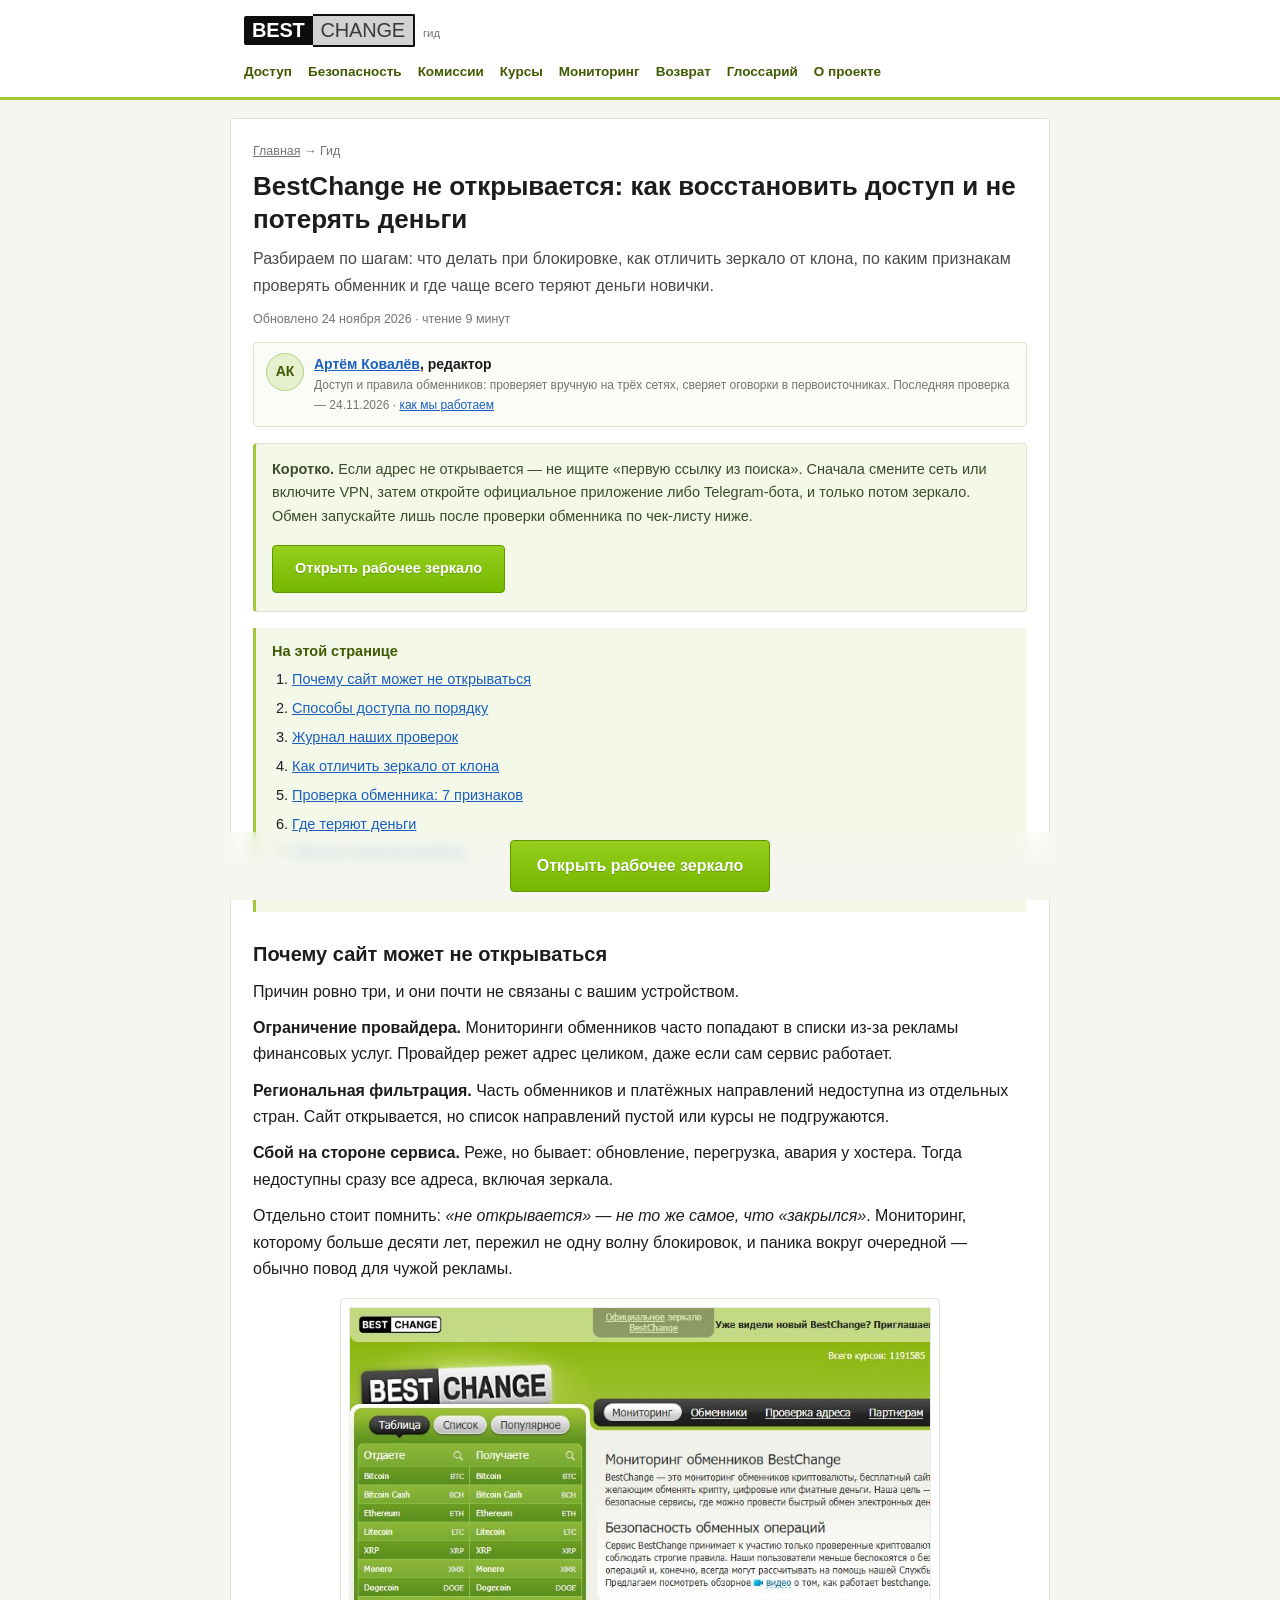
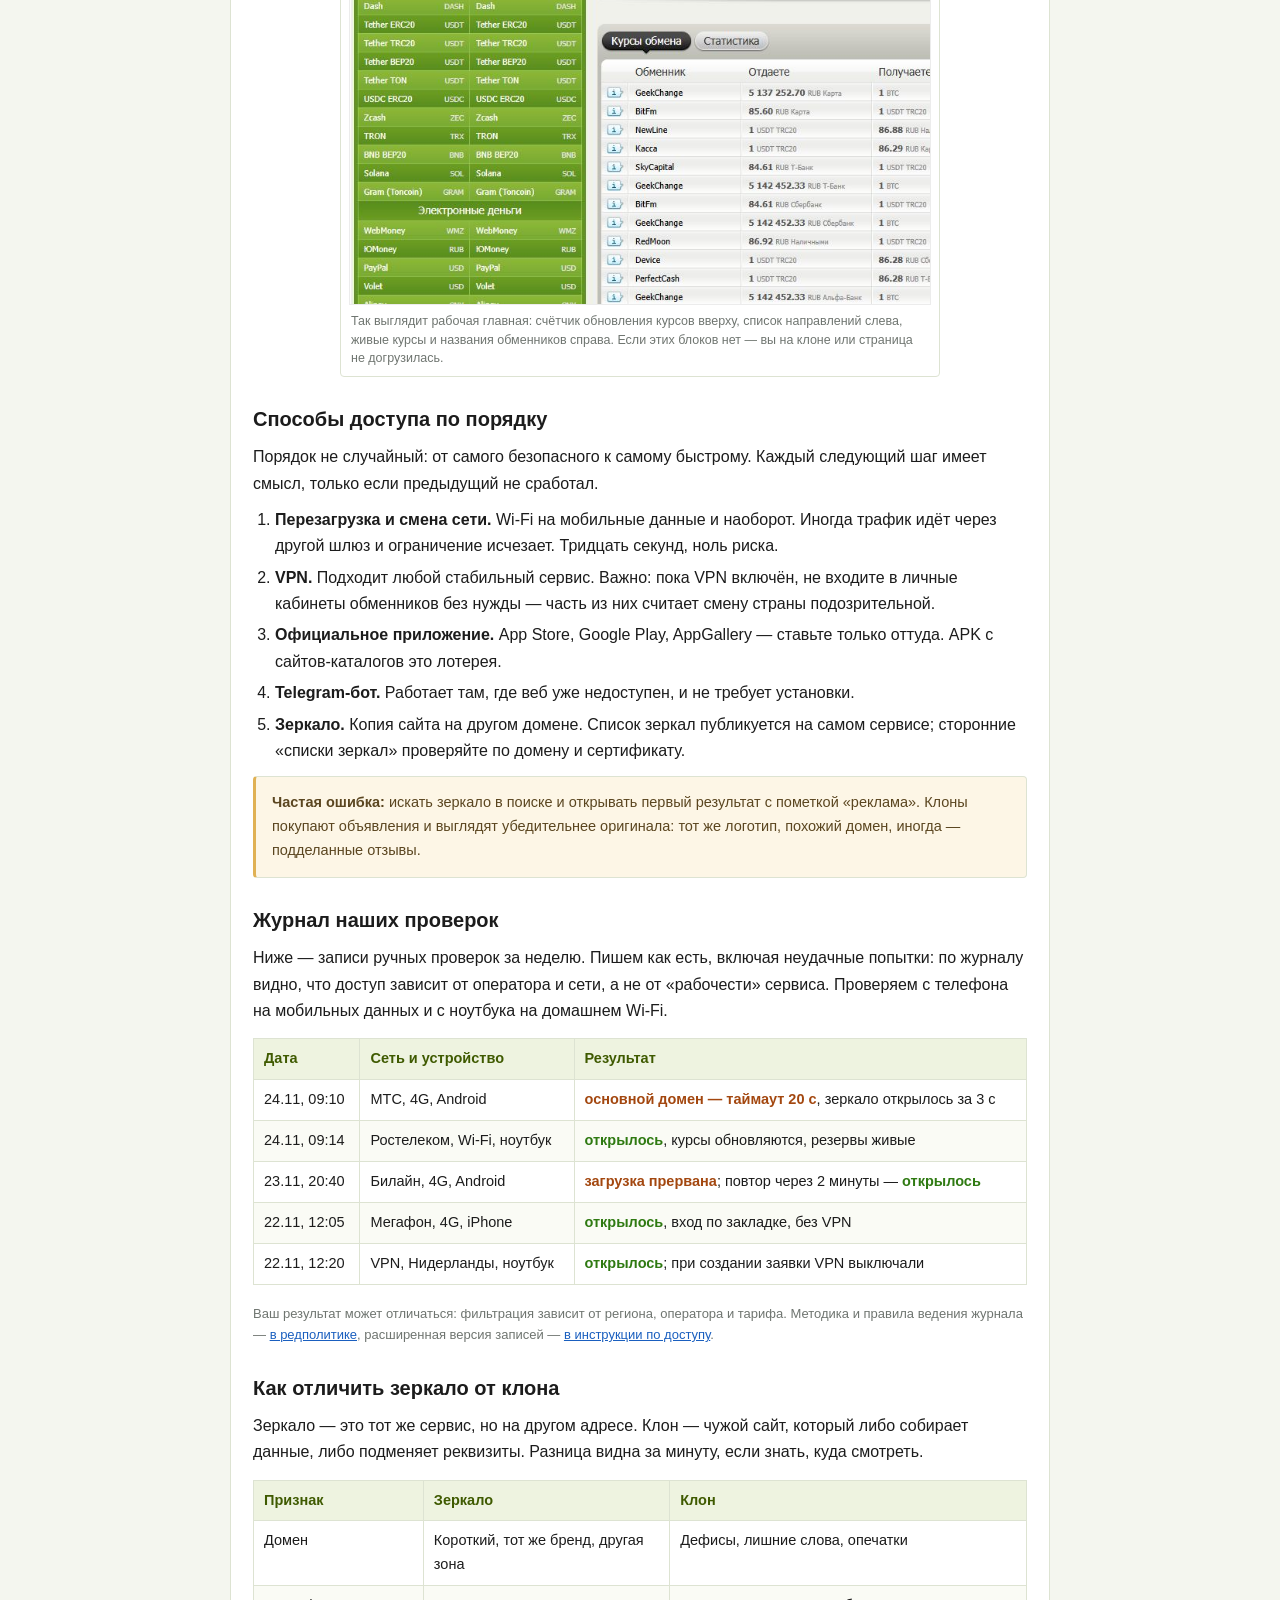
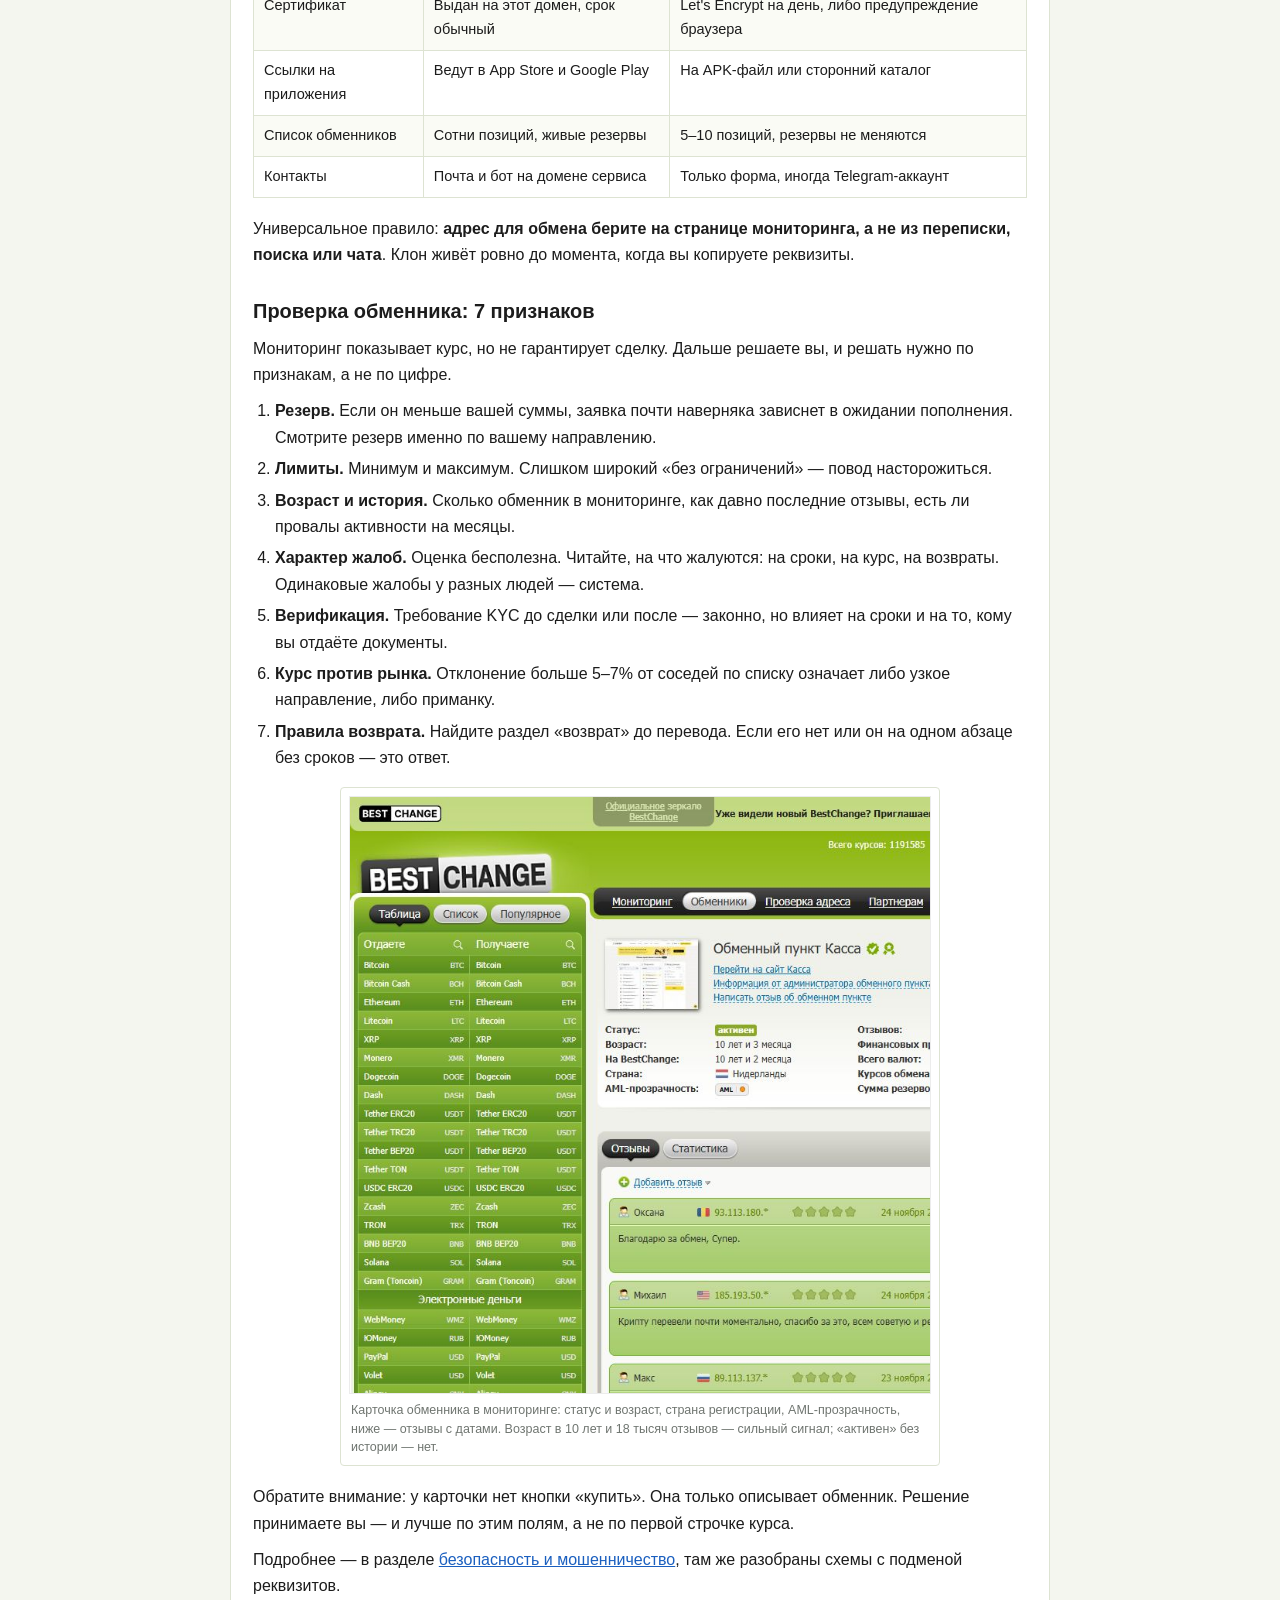
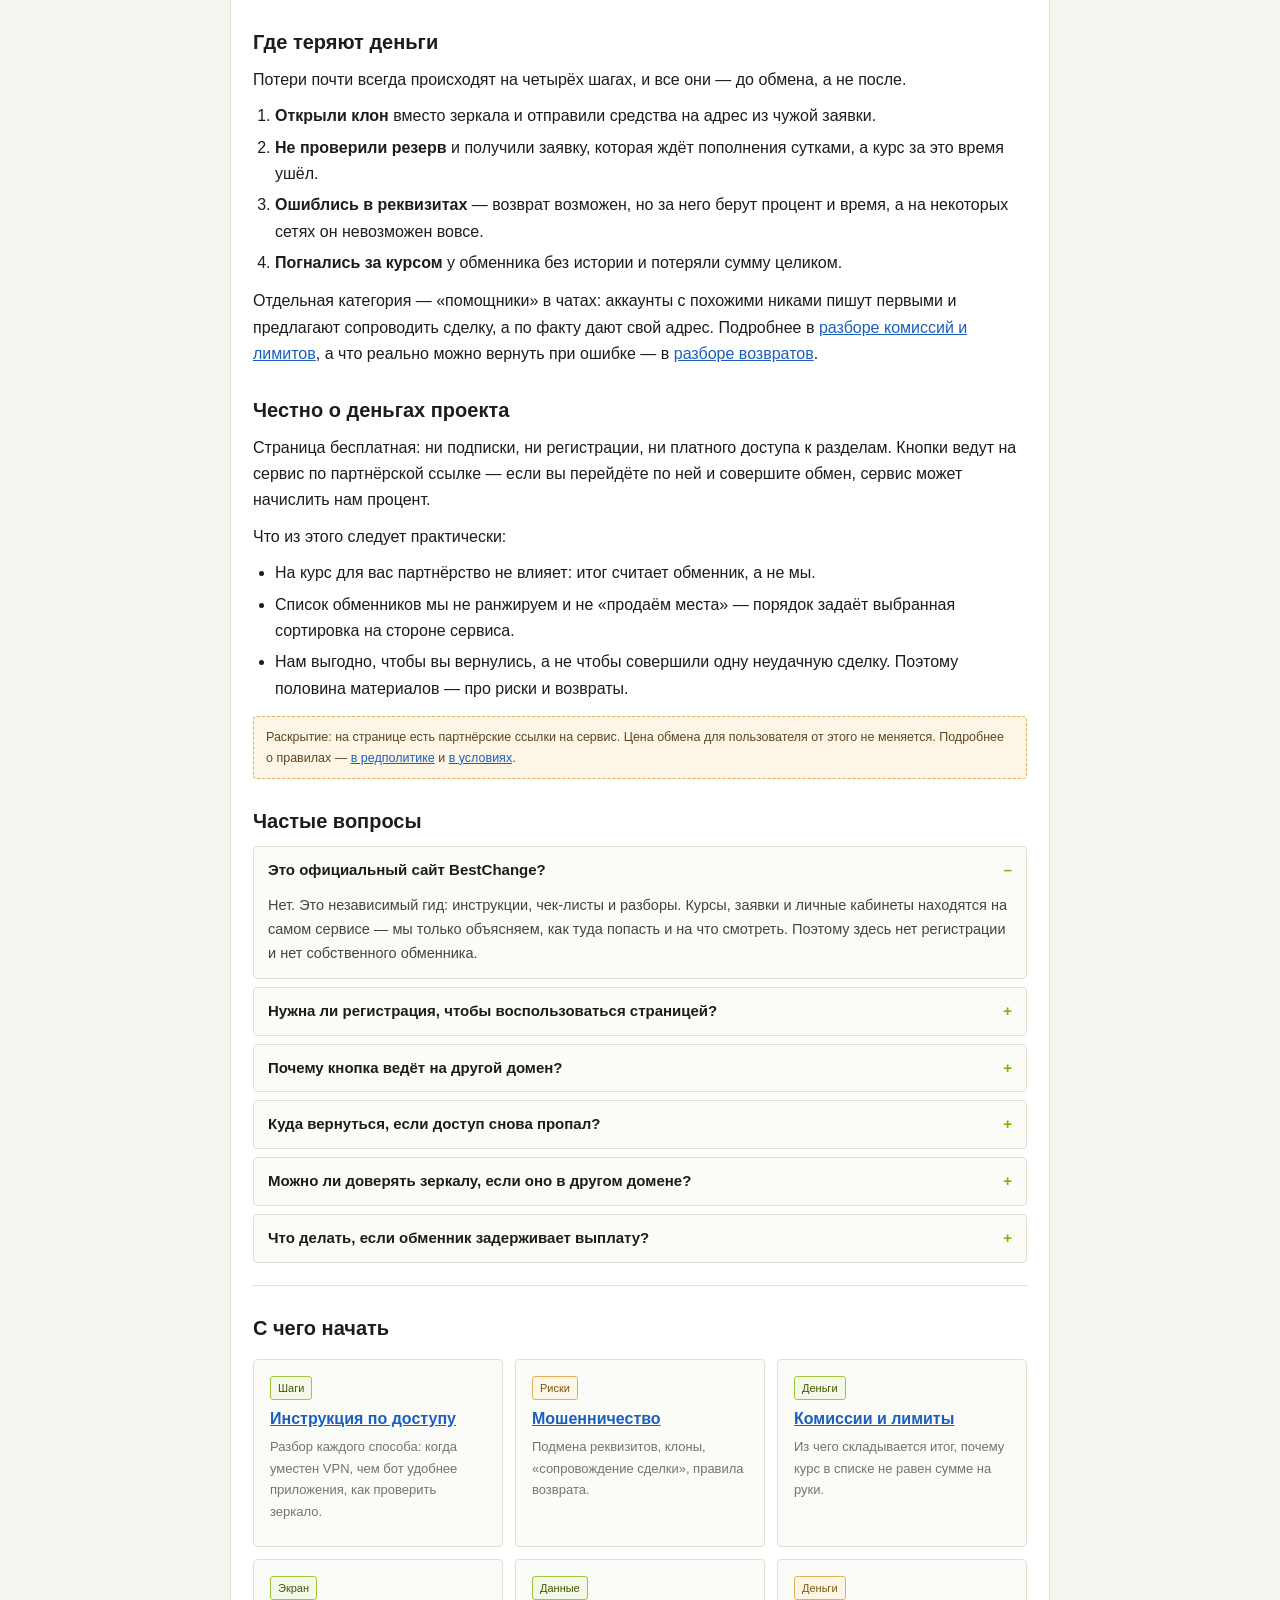
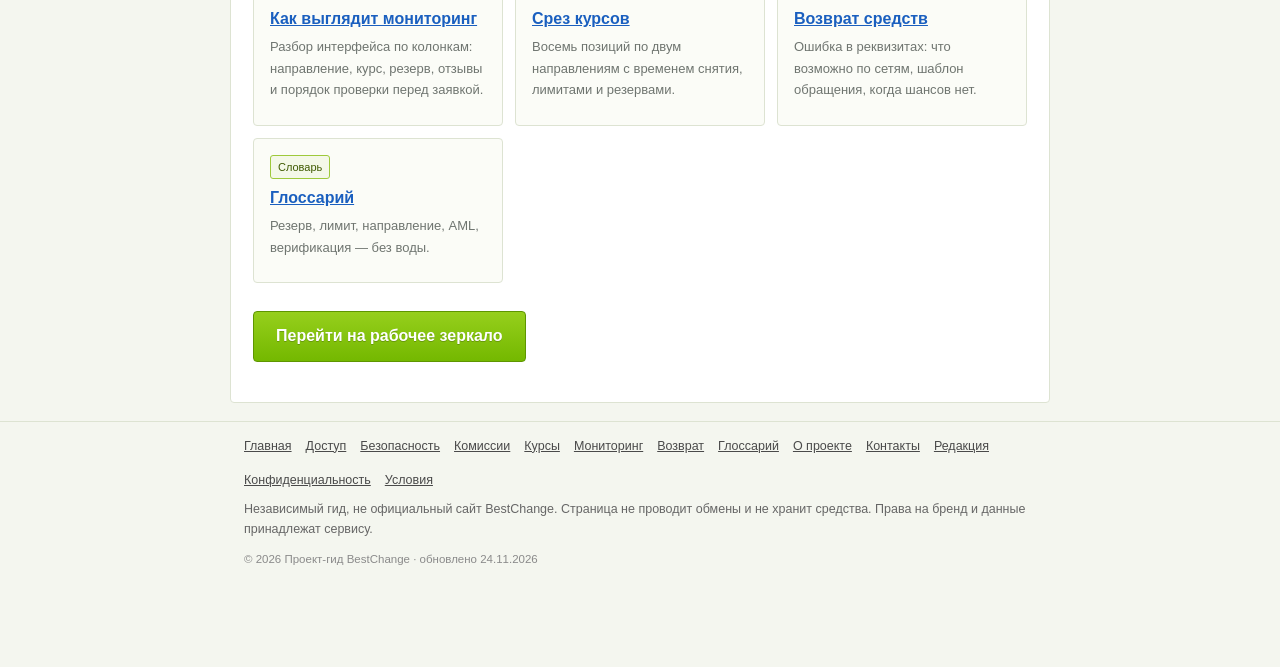
<file: index.html>
<!doctype html>
<html lang="ru">
<head>
<meta charset="utf-8">
<meta name="viewport" content="width=device-width,initial-scale=1">
<title>BestChange не открывается: инструкция, проверка обменников, глоссарий</title>
<meta name="description" content="Что делать, если BestChange не открывается: пошаговые способы доступа, проверка обменника перед обменом, разбор комиссий и лимитов, глоссарий и ответы на частые вопросы.">
<meta name="robots" content="index,follow">
<link rel="canonical" href="https://bestchange-rus.github.io/">
<link rel="icon" type="image/x-icon" sizes="16x16" href="/favicon.ico">
<link rel="icon" type="image/png" sizes="400x400" href="/logo-bc.png">
<link rel="apple-touch-icon" href="/logo-bc.png">
<link rel="stylesheet" href="/style.css">
<meta property="og:type" content="website">
<meta property="og:title" content="BestChange не открывается — что делать">
<meta property="og:description" content="Способы восстановить доступ, чек-лист проверки обменника, разбор комиссий, глоссарий и FAQ.">
<meta property="og:url" content="https://bestchange-rus.github.io/">
<script type="application/ld+json">
{"@context":"https://schema.org","@type":"WebSite","name":"BestChange — гид по доступу и обмену","url":"https://bestchange-rus.github.io/","inLanguage":"ru","dateModified":"2026-11-24","publisher":{"@type":"Organization","@id":"https://bestchange-rus.github.io/#org","name":"Проект-гид BestChange","url":"https://bestchange-rus.github.io/","email":"support@seedscan.top","logo":"https://bestchange-rus.github.io/logo-bc.png"}}
</script>
<script type="application/ld+json">
{"@context":"https://schema.org","@type":"Article","headline":"BestChange не открывается: как восстановить доступ и не потерять деньги","description":"Пошаговый порядок доступа, проверка обменника, разбор потерь и частые вопросы.","inLanguage":"ru","datePublished":"2026-11-19","dateModified":"2026-11-24","author":{"@type":"Person","name":"Артём Ковалёв","jobTitle":"редактор","url":"https://bestchange-rus.github.io/about.html#author"},"publisher":{"@type":"Organization","@id":"https://bestchange-rus.github.io/#org","name":"Проект-гид BestChange"},"image":["https://bestchange-rus.github.io/shot-monitor.jpg"],"mainEntityOfPage":{"@type":"WebPage","@id":"https://bestchange-rus.github.io/"}}
</script>
<script type="application/ld+json">
{"@context":"https://schema.org","@type":"BreadcrumbList","itemListElement":[{"@type":"ListItem","position":1,"name":"Главная","item":"https://bestchange-rus.github.io/"},{"@type":"ListItem","position":2,"name":"Гид по доступу","item":"https://bestchange-rus.github.io/guide.html"}]}
</script>
<script type="application/ld+json">
{"@context":"https://schema.org","@type":"FAQPage","inLanguage":"ru","mainEntity":[
{"@type":"Question","name":"Это официальный сайт BestChange?","acceptedAnswer":{"@type":"Answer","text":"Нет. Это независимый гид: инструкции, чек-листы и разборы. Курсы, заявки и личные кабинеты находятся на самом сервисе — мы только объясняем, как туда попасть и на что смотреть. Поэтому здесь нет регистрации и нет собственного обменника."}},
{"@type":"Question","name":"Нужна ли регистрация, чтобы воспользоваться страницей?","acceptedAnswer":{"@type":"Answer","text":"Нет. Ни аккаунта, ни установки, ни привязки кошелька. Достаточно открыть материал и перейти по ссылке. Данные не собираются, кроме технической статистики и cookie для оформления."}},
{"@type":"Question","name":"Почему кнопка ведёт на другой домен?","acceptedAnswer":{"@type":"Answer","text":"Потому что мониторинг и обмены живут на стороне сервиса. Мы не дублируем курсы, чтобы они не устаревали: страница объясняет шаги, а актуальные цифры всегда открываются на первоисточнике."}},
{"@type":"Question","name":"Куда вернуться, если доступ снова пропал?","acceptedAnswer":{"@type":"Answer","text":"Сюда же — адрес постоянный. Добавьте страницу в закладки заранее: когда провайдер режет домены, поиск тоже начинает выдавать клоны, а закладка ведёт на тот адрес, который вы проверили сами."}},
{"@type":"Question","name":"Можно ли доверять зеркалу, если оно в другом домене?","acceptedAnswer":{"@type":"Answer","text":"Да, если предыдущее звено проверено и адрес зеркала взято с самого сервиса. Опасен не другой домен как таковой, а переход по адресу из непроверенного источника."}},
{"@type":"Question","name":"Что делать, если обменник задерживает выплату?","acceptedAnswer":{"@type":"Answer","text":"Открыть заявку по номеру, а не переписку с «менеджером». Сроки и правила возврата указаны на странице обменника. Параллельно — отзыв в мониторинге: у крупных площадок модерация реально ускоряет ответ."}}
]}
</script>
</head>
<body class="has-sticky">
<header class="site"><div class="wrap">
  <a class="brand" href="/"><b>BEST</b><i>CHANGE</i><span class="tail">гид</span></a>
  <nav class="top">
    <a href="/guide.html">Доступ</a>
    <a href="/security.html">Безопасность</a>
    <a href="/fees.html">Комиссии</a><a href="/rates.html">Курсы</a><a href="/monitoring.html">Мониторинг</a><a href="/returns.html">Возврат</a>
    <a href="/glossary.html">Глоссарий</a>
    <a href="/about.html">О проекте</a>
  </nav>
</div></header>

<main class="wrap">
<p class="crumbs"><a href="/">Главная</a> → Гид</p>
<h1>BestChange не открывается: как восстановить доступ и не потерять деньги</h1>
<p class="lead">Разбираем по шагам: что делать при блокировке, как отличить зеркало от клона, по каким признакам проверять обменник и где чаще всего теряют деньги новички.</p>
<p class="meta">Обновлено 24 ноября 2026 · чтение 9 минут</p>

<div class="byline">
  <div class="avatar" aria-hidden="true">АК</div>
  <div>
    <p class="n"><a href="/about.html#author">Артём Ковалёв</a>, редактор</p>
    <p class="m">Доступ и правила обменников: проверяет вручную на трёх сетях, сверяет оговорки в первоисточниках. Последняя проверка — 24.11.2026 · <a href="/editorial.html">как мы работаем</a></p>
  </div>
</div>

<div class="card note">
  <p><strong>Коротко.</strong> Если адрес не открывается — не ищите «первую ссылку из поиска». Сначала смените сеть или включите VPN, затем откройте официальное приложение либо Telegram-бота, и только потом зеркало. Обмен запускайте лишь после проверки обменника по чек-листу ниже.</p>
  <p style="margin:0"><a class="btn" href="https://www.bestchange.net/" rel="noopener">Открыть рабочее зеркало</a></p>
</div>

<div class="toc">
  <strong>На этой странице</strong>
  <ol>
    <li><a href="#why">Почему сайт может не открываться</a></li>
    <li><a href="#steps">Способы доступа по порядку</a></li>
    <li><a href="#checks">Журнал наших проверок</a></li>
    <li><a href="#mirror">Как отличить зеркало от клона</a></li>
    <li><a href="#check">Проверка обменника: 7 признаков</a></li>
    <li><a href="#money">Где теряют деньги</a></li>
    <li><a href="#money-2">Честно о деньгах проекта</a></li>
    <li><a href="#faq">Частые вопросы</a></li>
  </ol>
</div>

<h2 id="why">Почему сайт может не открываться</h2>
<p>Причин ровно три, и они почти не связаны с вашим устройством.</p>
<p><strong>Ограничение провайдера.</strong> Мониторинги обменников часто попадают в списки из-за рекламы финансовых услуг. Провайдер режет адрес целиком, даже если сам сервис работает.</p>
<p><strong>Региональная фильтрация.</strong> Часть обменников и платёжных направлений недоступна из отдельных стран. Сайт открывается, но список направлений пустой или курсы не подгружаются.</p>
<p><strong>Сбой на стороне сервиса.</strong> Реже, но бывает: обновление, перегрузка, авария у хостера. Тогда недоступны сразу все адреса, включая зеркала.</p>
<p>Отдельно стоит помнить: <em>«не открывается» — не то же самое, что «закрылся»</em>. Мониторинг, которому больше десяти лет, пережил не одну волну блокировок, и паника вокруг очередной — обычно повод для чужой рекламы.</p>

<figure class="shot">
  <img src="/shot-monitor.jpg" width="752" height="768" loading="lazy" alt="Главная страница мониторинга: слева список направлений обмена, справа таблица курсов с названиями обменников, сверху счётчик обновления курсов">
  <figcaption>Так выглядит рабочая главная: счётчик обновления курсов вверху, список направлений слева, живые курсы и названия обменников справа. Если этих блоков нет — вы на клоне или страница не догрузилась.</figcaption>
</figure>

<h2 id="steps">Способы доступа по порядку</h2>
<p>Порядок не случайный: от самого безопасного к самому быстрому. Каждый следующий шаг имеет смысл, только если предыдущий не сработал.</p>
<ol>
  <li><strong>Перезагрузка и смена сети.</strong> Wi-Fi на мобильные данные и наоборот. Иногда трафик идёт через другой шлюз и ограничение исчезает. Тридцать секунд, ноль риска.</li>
  <li><strong>VPN.</strong> Подходит любой стабильный сервис. Важно: пока VPN включён, не входите в личные кабинеты обменников без нужды — часть из них считает смену страны подозрительной.</li>
  <li><strong>Официальное приложение.</strong> App Store, Google Play, AppGallery — ставьте только оттуда. APK с сайтов-каталогов это лотерея.</li>
  <li><strong>Telegram-бот.</strong> Работает там, где веб уже недоступен, и не требует установки.</li>
  <li><strong>Зеркало.</strong> Копия сайта на другом домене. Список зеркал публикуется на самом сервисе; сторонние «списки зеркал» проверяйте по домену и сертификату.</li>
</ol>
<div class="card warn">
  <p style="margin:0"><strong>Частая ошибка:</strong> искать зеркало в поиске и открывать первый результат с пометкой «реклама». Клоны покупают объявления и выглядят убедительнее оригинала: тот же логотип, похожий домен, иногда — подделанные отзывы.</p>
</div>

<h2 id="checks">Журнал наших проверок</h2>
<p>Ниже — записи ручных проверок за неделю. Пишем как есть, включая неудачные попытки: по журналу видно, что доступ зависит от оператора и сети, а не от «рабочести» сервиса. Проверяем с телефона на мобильных данных и с ноутбука на домашнем Wi-Fi.</p>
<table class="log">
  <thead><tr><th>Дата</th><th>Сеть и устройство</th><th>Результат</th></tr></thead>
  <tbody>
    <tr><td>24.11, 09:10</td><td>МТС, 4G, Android</td><td><span class="bad">основной домен — таймаут 20 с</span>, зеркало открылось за 3 с</td></tr>
    <tr><td>24.11, 09:14</td><td>Ростелеком, Wi-Fi, ноутбук</td><td><span class="ok">открылось</span>, курсы обновляются, резервы живые</td></tr>
    <tr><td>23.11, 20:40</td><td>Билайн, 4G, Android</td><td><span class="bad">загрузка прервана</span>; повтор через 2 минуты — <span class="ok">открылось</span></td></tr>
    <tr><td>22.11, 12:05</td><td>Мегафон, 4G, iPhone</td><td><span class="ok">открылось</span>, вход по закладке, без VPN</td></tr>
    <tr><td>22.11, 12:20</td><td>VPN, Нидерланды, ноутбук</td><td><span class="ok">открылось</span>; при создании заявки VPN выключали</td></tr>
  </tbody>
</table>
<p class="small muted">Ваш результат может отличаться: фильтрация зависит от региона, оператора и тарифа. Методика и правила ведения журнала — <a href="/editorial.html#checks">в редполитике</a>, расширенная версия записей — <a href="/guide.html#checks">в инструкции по доступу</a>.</p>

<h2 id="mirror">Как отличить зеркало от клона</h2>
<p>Зеркало — это тот же сервис, но на другом адресе. Клон — чужой сайт, который либо собирает данные, либо подменяет реквизиты. Разница видна за минуту, если знать, куда смотреть.</p>
<table>
  <thead><tr><th>Признак</th><th>Зеркало</th><th>Клон</th></tr></thead>
  <tbody>
    <tr><td>Домен</td><td>Короткий, тот же бренд, другая зона</td><td>Дефисы, лишние слова, опечатки</td></tr>
    <tr><td>Сертификат</td><td>Выдан на этот домен, срок обычный</td><td>Let's Encrypt на день, либо предупреждение браузера</td></tr>
    <tr><td>Ссылки на приложения</td><td>Ведут в App Store и Google Play</td><td>На APK-файл или сторонний каталог</td></tr>
    <tr><td>Список обменников</td><td>Сотни позиций, живые резервы</td><td>5–10 позиций, резервы не меняются</td></tr>
    <tr><td>Контакты</td><td>Почта и бот на домене сервиса</td><td>Только форма, иногда Telegram-аккаунт</td></tr>
  </tbody>
</table>
<p>Универсальное правило: <strong>адрес для обмена берите на странице мониторинга, а не из переписки, поиска или чата</strong>. Клон живёт ровно до момента, когда вы копируете реквизиты.</p>

<h2 id="check">Проверка обменника: 7 признаков</h2>
<p>Мониторинг показывает курс, но не гарантирует сделку. Дальше решаете вы, и решать нужно по признакам, а не по цифре.</p>
<ol>
  <li><strong>Резерв.</strong> Если он меньше вашей суммы, заявка почти наверняка зависнет в ожидании пополнения. Смотрите резерв именно по вашему направлению.</li>
  <li><strong>Лимиты.</strong> Минимум и максимум. Слишком широкий «без ограничений» — повод насторожиться.</li>
  <li><strong>Возраст и история.</strong> Сколько обменник в мониторинге, как давно последние отзывы, есть ли провалы активности на месяцы.</li>
  <li><strong>Характер жалоб.</strong> Оценка бесполезна. Читайте, на что жалуются: на сроки, на курс, на возвраты. Одинаковые жалобы у разных людей — система.</li>
  <li><strong>Верификация.</strong> Требование KYC до сделки или после — законно, но влияет на сроки и на то, кому вы отдаёте документы.</li>
  <li><strong>Курс против рынка.</strong> Отклонение больше 5–7% от соседей по списку означает либо узкое направление, либо приманку.</li>
  <li><strong>Правила возврата.</strong> Найдите раздел «возврат» до перевода. Если его нет или он на одном абзаце без сроков — это ответ.</li>
</ol>
<figure class="shot">
  <img src="/shot-card.jpg" width="752" height="768" loading="lazy" alt="Карточка обменника: статус «активен», возраст 10 лет и 3 месяца, страна, уровень AML-прозрачности, отзывы с датами и оценками">
  <figcaption>Карточка обменника в мониторинге: статус и возраст, страна регистрации, AML-прозрачность, ниже — отзывы с датами. Возраст в 10 лет и 18 тысяч отзывов — сильный сигнал; «активен» без истории — нет.</figcaption>
</figure>
<p>Обратите внимание: у карточки нет кнопки «купить». Она только описывает обменник. Решение принимаете вы — и лучше по этим полям, а не по первой строчке курса.</p>
<p>Подробнее — в разделе <a href="/security.html">безопасность и мошенничество</a>, там же разобраны схемы с подменой реквизитов.</p>

<h2 id="money">Где теряют деньги</h2>
<p>Потери почти всегда происходят на четырёх шагах, и все они — до обмена, а не после.</p>
<ol>
  <li><strong>Открыли клон</strong> вместо зеркала и отправили средства на адрес из чужой заявки.</li>
  <li><strong>Не проверили резерв</strong> и получили заявку, которая ждёт пополнения сутками, а курс за это время ушёл.</li>
  <li><strong>Ошиблись в реквизитах</strong> — возврат возможен, но за него берут процент и время, а на некоторых сетях он невозможен вовсе.</li>
  <li><strong>Погнались за курсом</strong> у обменника без истории и потеряли сумму целиком.</li>
</ol>
<p>Отдельная категория — «помощники» в чатах: аккаунты с похожими никами пишут первыми и предлагают сопроводить сделку, а по факту дают свой адрес. Подробнее в <a href="/fees.html">разборе комиссий и лимитов</a>, а что реально можно вернуть при ошибке — в <a href="/returns.html">разборе возвратов</a>.</p>

<h2 id="money-2">Честно о деньгах проекта</h2>
<p>Страница бесплатная: ни подписки, ни регистрации, ни платного доступа к разделам. Кнопки ведут на сервис по партнёрской ссылке — если вы перейдёте по ней и совершите обмен, сервис может начислить нам процент.</p>
<p>Что из этого следует практически:</p>
<ul>
<li>На курс для вас партнёрство не влияет: итог считает обменник, а не мы.</li>
<li>Список обменников мы не ранжируем и не «продаём места» — порядок задаёт выбранная сортировка на стороне сервиса.</li>
<li>Нам выгодно, чтобы вы вернулись, а не чтобы совершили одну неудачную сделку. Поэтому половина материалов — про риски и возвраты.</li>
</ul>
<div class="disclosure">Раскрытие: на странице есть партнёрские ссылки на сервис. Цена обмена для пользователя от этого не меняется. Подробнее о правилах — <a href="/editorial.html#money">в редполитике</a> и <a href="/terms.html">в условиях</a>.</div>

<h2 id="faq">Частые вопросы</h2>
<details open><summary>Это официальный сайт BestChange?</summary><p>Нет. Это независимый гид: инструкции, чек-листы и разборы. Курсы, заявки и личные кабинеты находятся на самом сервисе — мы только объясняем, как туда попасть и на что смотреть. Поэтому здесь нет регистрации и нет собственного обменника.</p></details>
<details><summary>Нужна ли регистрация, чтобы воспользоваться страницей?</summary><p>Нет. Ни аккаунта, ни установки, ни привязки кошелька. Достаточно открыть материал и перейти по ссылке. Данные не собираются, кроме технической статистики и cookie для оформления.</p></details>
<details><summary>Почему кнопка ведёт на другой домен?</summary><p>Потому что мониторинг и обмены живут на стороне сервиса. Мы не дублируем курсы, чтобы они не устаревали: страница объясняет шаги, а актуальные цифры всегда открываются на первоисточнике.</p></details>
<details><summary>Куда вернуться, если доступ снова пропал?</summary><p>Сюда же — адрес постоянный. Добавьте страницу в закладки заранее: когда провайдер режет домены, поиск тоже начинает выдавать клоны, а закладка ведёт на тот адрес, который вы проверили сами.</p></details>
<details><summary>Можно ли доверять зеркалу, если оно в другом домене?</summary><p>Да, если предыдущее звено проверено и адрес зеркала взято с самого сервиса. Опасен не другой домен как таковой, а переход по адресу из непроверенного источника.</p></details>
<details><summary>Что делать, если обменник задерживает выплату?</summary><p>Открыть заявку по номеру, а не переписку с «менеджером». Сроки и правила возврата указаны на странице обменника. Параллельно — отзыв в мониторинге: у крупных площадок модерация реально ускоряет ответ.</p></details>

<hr>
<h2>С чего начать</h2>
<div class="grid">
  <div class="card"><span class="tag">Шаги</span><h3><a href="/guide.html">Инструкция по доступу</a></h3><p class="small muted">Разбор каждого способа: когда уместен VPN, чем бот удобнее приложения, как проверить зеркало.</p></div>
  <div class="card"><span class="tag warn">Риски</span><h3><a href="/security.html">Мошенничество</a></h3><p class="small muted">Подмена реквизитов, клоны, «сопровождение сделки», правила возврата.</p></div>
  <div class="card"><span class="tag">Деньги</span><h3><a href="/fees.html">Комиссии и лимиты</a></h3><p class="small muted">Из чего складывается итог, почему курс в списке не равен сумме на руки.</p></div>
  <div class="card"><span class="tag">Экран</span><h3><a href="/monitoring.html">Как выглядит мониторинг</a></h3><p class="small muted">Разбор интерфейса по колонкам: направление, курс, резерв, отзывы и порядок проверки перед заявкой.</p></div>
  <div class="card"><span class="tag">Данные</span><h3><a href="/rates.html">Срез курсов</a></h3><p class="small muted">Восемь позиций по двум направлениям с временем снятия, лимитами и резервами.</p></div>
  <div class="card"><span class="tag warn">Деньги</span><h3><a href="/returns.html">Возврат средств</a></h3><p class="small muted">Ошибка в реквизитах: что возможно по сетям, шаблон обращения, когда шансов нет.</p></div>
  <div class="card"><span class="tag">Словарь</span><h3><a href="/glossary.html">Глоссарий</a></h3><p class="small muted">Резерв, лимит, направление, AML, верификация — без воды.</p></div>
</div>
<p style="margin-top:22px"><a class="btn" href="https://www.bestchange.net/" rel="noopener">Перейти на рабочее зеркало</a></p>
</main>

<footer class="site"><div class="wrap">
  <div class="cols">
    <a href="/">Главная</a><a href="/guide.html">Доступ</a><a href="/security.html">Безопасность</a>
    <a href="/fees.html">Комиссии</a><a href="/rates.html">Курсы</a><a href="/monitoring.html">Мониторинг</a><a href="/returns.html">Возврат</a><a href="/glossary.html">Глоссарий</a><a href="/about.html">О проекте</a>
    <a href="/contacts.html">Контакты</a><a href="/editorial.html">Редакция</a>
    <a href="/privacy.html">Конфиденциальность</a><a href="/terms.html">Условия</a>
  </div>
  <p>Независимый гид, не официальный сайт BestChange. Страница не проводит обмены и не хранит средства. Права на бренд и данные принадлежат сервису.</p>
  <p class="small">© 2026 Проект-гид BestChange · обновлено 24.11.2026</p>
</div></footer>
<div class="sticky"><a class="btn" href="https://www.bestchange.net/" rel="noopener">Открыть рабочее зеркало</a></div>
</body>
</html>
</file>
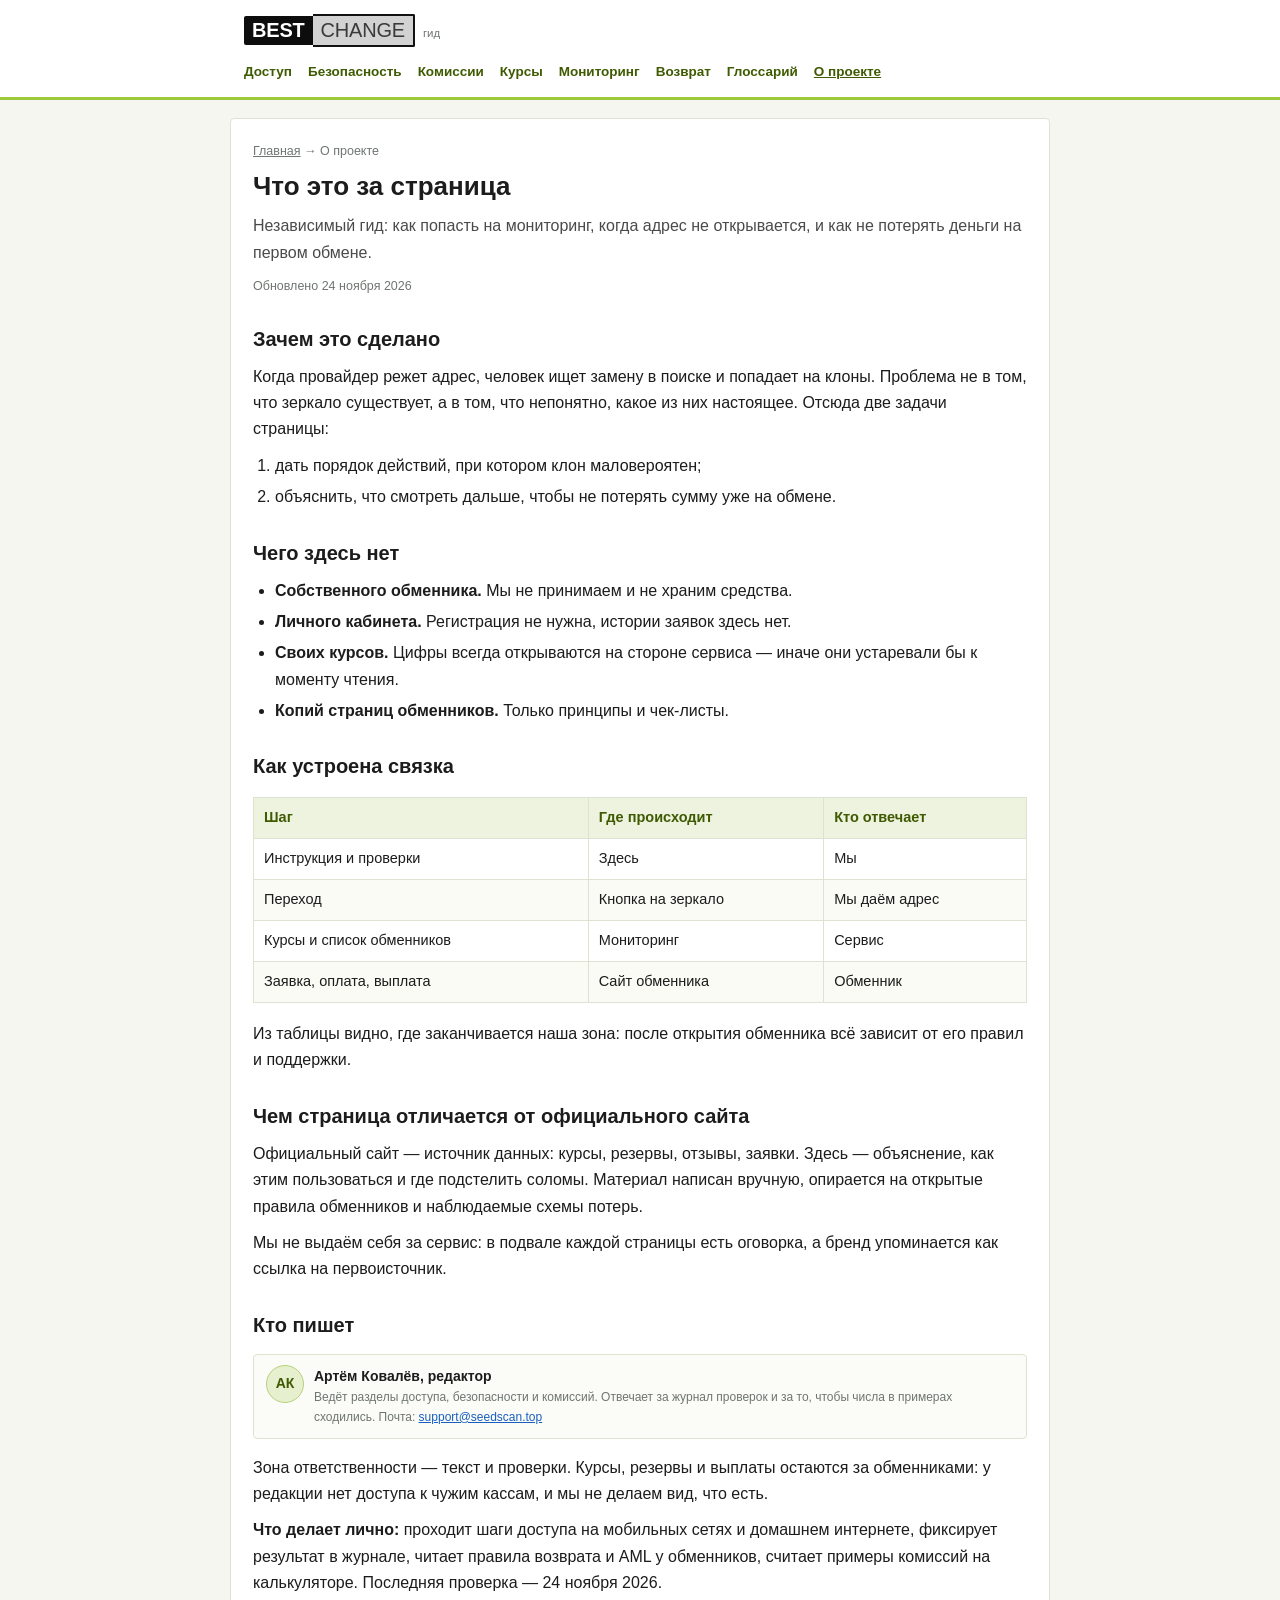
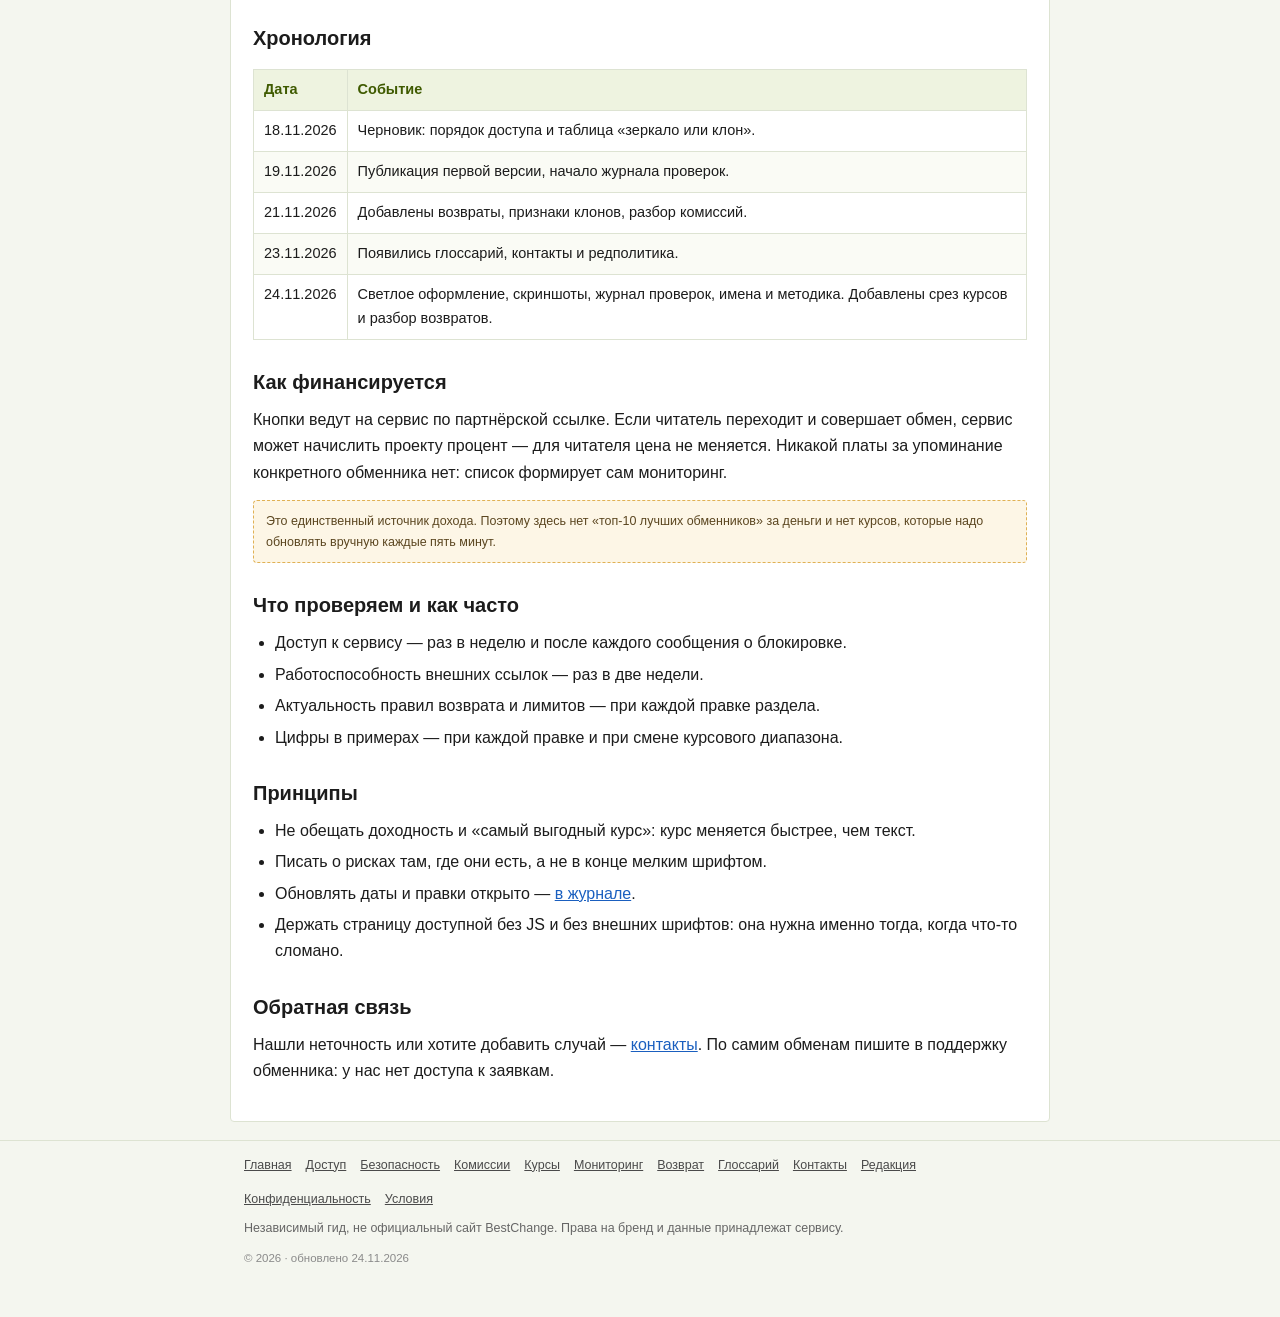
<file: about.html>
<!doctype html>
<html lang="ru">
<head>
<meta charset="utf-8">
<meta name="viewport" content="width=device-width,initial-scale=1">
<title>О проекте: что это за страница и чего здесь нет</title>
<meta name="description" content="Независимый гид по доступу к BestChange: зачем сделан, что здесь есть и чего нет, как устроена связка «страница → зеркало → обменник → заявка».">
<link rel="canonical" href="https://bestchange-rus.github.io/about.html">
<link rel="icon" type="image/x-icon" sizes="16x16" href="/favicon.ico">
<link rel="icon" type="image/png" sizes="400x400" href="/logo-bc.png">
<link rel="apple-touch-icon" href="/logo-bc.png">
<link rel="stylesheet" href="/style.css">
<script type="application/ld+json">
{"@context":"https://schema.org","@type":"AboutPage","name":"О проекте","url":"https://bestchange-rus.github.io/about.html","inLanguage":"ru","dateModified":"2026-11-24","publisher":{"@type":"Organization","@id":"https://bestchange-rus.github.io/#org","name":"Проект-гид BestChange","url":"https://bestchange-rus.github.io/","email":"support@seedscan.top","logo":"https://bestchange-rus.github.io/logo-bc.png"},"mainEntity":{"@type":"Person","@id":"https://bestchange-rus.github.io/about.html#author","name":"Артём Ковалёв","jobTitle":"редактор","worksFor":{"@type":"Organization","name":"Проект-гид BestChange"}}}
</script>
<script type="application/ld+json">
{"@context":"https://schema.org","@type":"BreadcrumbList","itemListElement":[{"@type":"ListItem","position":1,"name":"Главная","item":"https://bestchange-rus.github.io/"},{"@type":"ListItem","position":2,"name":"О проекте","item":"https://bestchange-rus.github.io/about.html"}]}
</script>
</head>
<body>
<header class="site"><div class="wrap">
  <a class="brand" href="/"><b>BEST</b><i>CHANGE</i><span class="tail">гид</span></a>
  <nav class="top">
    <a href="/guide.html">Доступ</a><a href="/security.html">Безопасность</a>
    <a href="/fees.html">Комиссии</a><a href="/rates.html">Курсы</a><a href="/monitoring.html">Мониторинг</a><a href="/returns.html">Возврат</a><a href="/glossary.html">Глоссарий</a><a href="/about.html" aria-current="page">О проекте</a>
  </nav>
</div></header>

<main class="wrap">
<p class="crumbs"><a href="/">Главная</a> → О проекте</p>
<h1>Что это за страница</h1>
<p class="lead">Независимый гид: как попасть на мониторинг, когда адрес не открывается, и как не потерять деньги на первом обмене.</p>
<p class="meta">Обновлено 24 ноября 2026</p>

<h2>Зачем это сделано</h2>
<p>Когда провайдер режет адрес, человек ищет замену в поиске и попадает на клоны. Проблема не в том, что зеркало существует, а в том, что непонятно, какое из них настоящее. Отсюда две задачи страницы:</p>
<ol>
<li>дать порядок действий, при котором клон маловероятен;</li>
<li>объяснить, что смотреть дальше, чтобы не потерять сумму уже на обмене.</li>
</ol>

<h2>Чего здесь нет</h2>
<ul>
<li><strong>Собственного обменника.</strong> Мы не принимаем и не храним средства.</li>
<li><strong>Личного кабинета.</strong> Регистрация не нужна, истории заявок здесь нет.</li>
<li><strong>Своих курсов.</strong> Цифры всегда открываются на стороне сервиса — иначе они устаревали бы к моменту чтения.</li>
<li><strong>Копий страниц обменников.</strong> Только принципы и чек-листы.</li>
</ul>

<h2>Как устроена связка</h2>
<table>
<thead><tr><th>Шаг</th><th>Где происходит</th><th>Кто отвечает</th></tr></thead>
<tbody>
<tr><td>Инструкция и проверки</td><td>Здесь</td><td>Мы</td></tr>
<tr><td>Переход</td><td>Кнопка на зеркало</td><td>Мы даём адрес</td></tr>
<tr><td>Курсы и список обменников</td><td>Мониторинг</td><td>Сервис</td></tr>
<tr><td>Заявка, оплата, выплата</td><td>Сайт обменника</td><td>Обменник</td></tr>
</tbody>
</table>
<p>Из таблицы видно, где заканчивается наша зона: после открытия обменника всё зависит от его правил и поддержки.</p>

<h2>Чем страница отличается от официального сайта</h2>
<p>Официальный сайт — источник данных: курсы, резервы, отзывы, заявки. Здесь — объяснение, как этим пользоваться и где подстелить соломы. Материал написан вручную, опирается на открытые правила обменников и наблюдаемые схемы потерь.</p>
<p>Мы не выдаём себя за сервис: в подвале каждой страницы есть оговорка, а бренд упоминается как ссылка на первоисточник.</p>

<h2 id="author">Кто пишет</h2>
<div class="byline">
  <div class="avatar" aria-hidden="true">АК</div>
  <div>
    <p class="n">Артём Ковалёв, редактор</p>
    <p class="m">Ведёт разделы доступа, безопасности и комиссий. Отвечает за журнал проверок и за то, чтобы числа в примерах сходились. Почта: <a href="mailto:support@seedscan.top">support@seedscan.top</a></p>
  </div>
</div>
<p>Зона ответственности — текст и проверки. Курсы, резервы и выплаты остаются за обменниками: у редакции нет доступа к чужим кассам, и мы не делаем вид, что есть.</p>
<p><strong>Что делает лично:</strong> проходит шаги доступа на мобильных сетях и домашнем интернете, фиксирует результат в журнале, читает правила возврата и AML у обменников, считает примеры комиссий на калькуляторе. Последняя проверка — 24 ноября 2026.</p>

<h2>Хронология</h2>
<table>
<thead><tr><th>Дата</th><th>Событие</th></tr></thead>
<tbody>
<tr><td>18.11.2026</td><td>Черновик: порядок доступа и таблица «зеркало или клон».</td></tr>
<tr><td>19.11.2026</td><td>Публикация первой версии, начало журнала проверок.</td></tr>
<tr><td>21.11.2026</td><td>Добавлены возвраты, признаки клонов, разбор комиссий.</td></tr>
<tr><td>23.11.2026</td><td>Появились глоссарий, контакты и редполитика.</td></tr>
<tr><td>24.11.2026</td><td>Светлое оформление, скриншоты, журнал проверок, имена и методика. Добавлены срез курсов и разбор возвратов.</td></tr>
</tbody>
</table>

<h2>Как финансируется</h2>
<p>Кнопки ведут на сервис по партнёрской ссылке. Если читатель переходит и совершает обмен, сервис может начислить проекту процент — для читателя цена не меняется. Никакой платы за упоминание конкретного обменника нет: список формирует сам мониторинг.</p>
<div class="disclosure">Это единственный источник дохода. Поэтому здесь нет «топ-10 лучших обменников» за деньги и нет курсов, которые надо обновлять вручную каждые пять минут.</div>

<h2>Что проверяем и как часто</h2>
<ul>
<li>Доступ к сервису — раз в неделю и после каждого сообщения о блокировке.</li>
<li>Работоспособность внешних ссылок — раз в две недели.</li>
<li>Актуальность правил возврата и лимитов — при каждой правке раздела.</li>
<li>Цифры в примерах — при каждой правке и при смене курсового диапазона.</li>
</ul>

<h2>Принципы</h2>
<ul>
<li>Не обещать доходность и «самый выгодный курс»: курс меняется быстрее, чем текст.</li>
<li>Писать о рисках там, где они есть, а не в конце мелким шрифтом.</li>
<li>Обновлять даты и правки открыто — <a href="/editorial.html">в журнале</a>.</li>
<li>Держать страницу доступной без JS и без внешних шрифтов: она нужна именно тогда, когда что-то сломано.</li>
</ul>

<h2>Обратная связь</h2>
<p>Нашли неточность или хотите добавить случай — <a href="/contacts.html">контакты</a>. По самим обменам пишите в поддержку обменника: у нас нет доступа к заявкам.</p>
</main>

<footer class="site"><div class="wrap">
  <div class="cols"><a href="/">Главная</a><a href="/guide.html">Доступ</a><a href="/security.html">Безопасность</a><a href="/fees.html">Комиссии</a><a href="/rates.html">Курсы</a><a href="/monitoring.html">Мониторинг</a><a href="/returns.html">Возврат</a><a href="/glossary.html">Глоссарий</a><a href="/contacts.html">Контакты</a><a href="/editorial.html">Редакция</a><a href="/privacy.html">Конфиденциальность</a><a href="/terms.html">Условия</a></div>
  <p>Независимый гид, не официальный сайт BestChange. Права на бренд и данные принадлежат сервису.</p>
  <p class="small">© 2026 · обновлено 24.11.2026</p>
</div></footer>
</body>
</html>
</file>
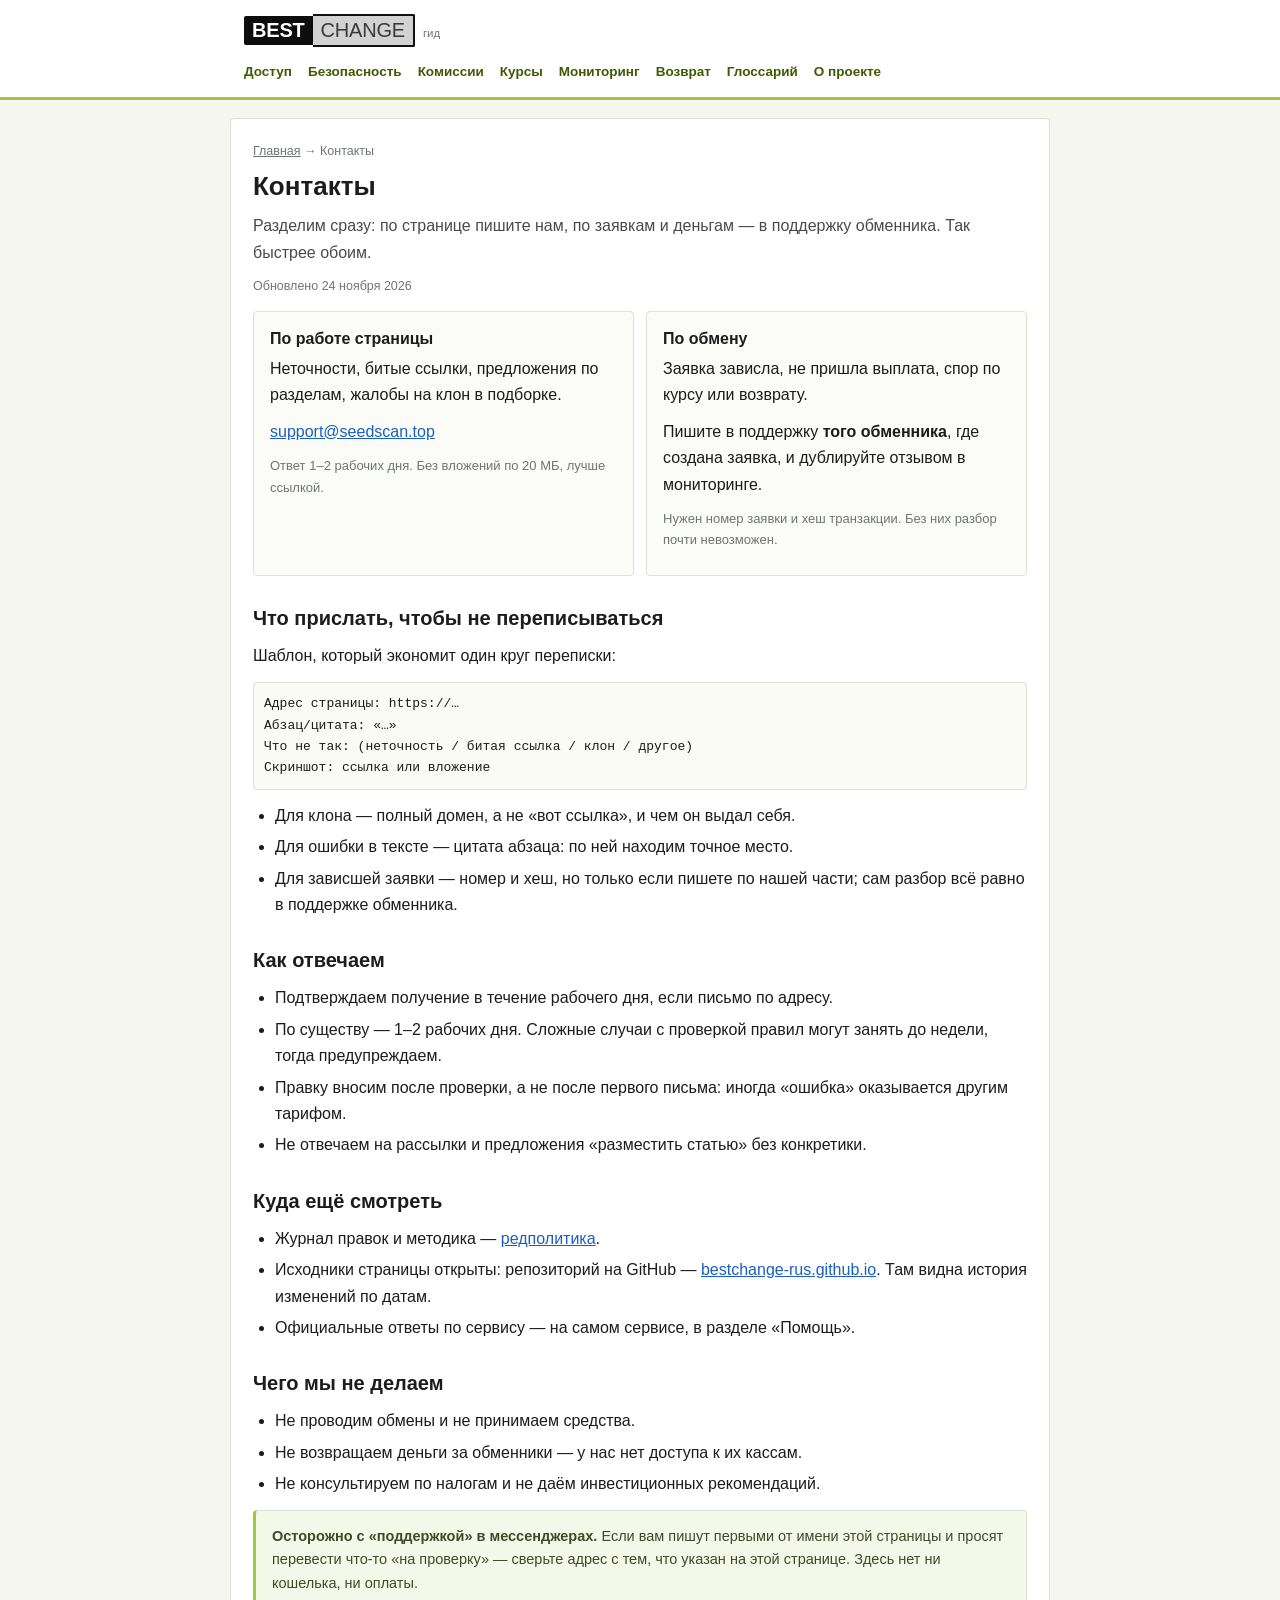
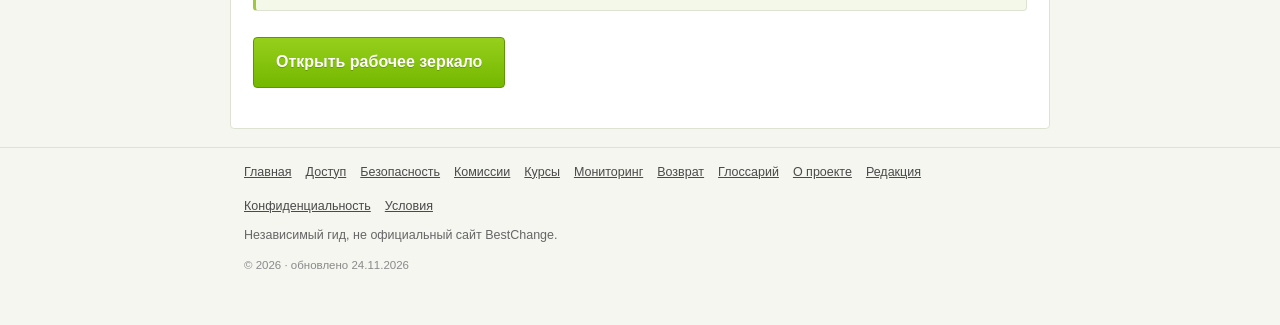
<file: contacts.html>
<!doctype html>
<html lang="ru">
<head>
<meta charset="utf-8">
<meta name="viewport" content="width=device-width,initial-scale=1">
<title>Контакты проекта</title>
<meta name="description" content="Куда писать по работе страницы и куда — по обменам: почта, Telegram, время ответа, разграничение ответственности.">
<link rel="canonical" href="https://bestchange-rus.github.io/contacts.html">
<link rel="icon" type="image/x-icon" sizes="16x16" href="/favicon.ico">
<link rel="icon" type="image/png" sizes="400x400" href="/logo-bc.png">
<link rel="apple-touch-icon" href="/logo-bc.png">
<link rel="stylesheet" href="/style.css">
<script type="application/ld+json">
{"@context":"https://schema.org","@type":"ContactPage","url":"https://bestchange-rus.github.io/contacts.html","inLanguage":"ru","dateModified":"2026-11-24","mainEntity":{"@type":"Organization","@id":"https://bestchange-rus.github.io/#org","name":"Проект-гид BestChange","email":"support@seedscan.top","url":"https://bestchange-rus.github.io/"}}
</script>
</head>
<body>
<header class="site"><div class="wrap">
  <a class="brand" href="/"><b>BEST</b><i>CHANGE</i><span class="tail">гид</span></a>
  <nav class="top">
    <a href="/guide.html">Доступ</a><a href="/security.html">Безопасность</a>
    <a href="/fees.html">Комиссии</a><a href="/rates.html">Курсы</a><a href="/monitoring.html">Мониторинг</a><a href="/returns.html">Возврат</a><a href="/glossary.html">Глоссарий</a><a href="/about.html">О проекте</a>
  </nav>
</div></header>

<main class="wrap">
<p class="crumbs"><a href="/">Главная</a> → Контакты</p>
<h1>Контакты</h1>
<p class="lead">Разделим сразу: по странице пишите нам, по заявкам и деньгам — в поддержку обменника. Так быстрее обоим.</p>
<p class="meta">Обновлено 24 ноября 2026</p>

<div class="grid">
  <div class="card">
    <h3>По работе страницы</h3>
    <p>Неточности, битые ссылки, предложения по разделам, жалобы на клон в подборке.</p>
    <p><a href="mailto:support@seedscan.top">support@seedscan.top</a></p>
    <p class="small muted">Ответ 1–2 рабочих дня. Без вложений по 20 МБ, лучше ссылкой.</p>
  </div>
  <div class="card">
    <h3>По обмену</h3>
    <p>Заявка зависла, не пришла выплата, спор по курсу или возврату.</p>
    <p>Пишите в поддержку <strong>того обменника</strong>, где создана заявка, и дублируйте отзывом в мониторинге.</p>
    <p class="small muted">Нужен номер заявки и хеш транзакции. Без них разбор почти невозможен.</p>
  </div>
</div>

<h2>Что прислать, чтобы не переписываться</h2>
<p>Шаблон, который экономит один круг переписки:</p>
<pre style="overflow:auto;background:#fafbf5;border:1px solid var(--line);padding:10px;font-size:13px;border-radius:4px">Адрес страницы: https://…
Абзац/цитата: «…»
Что не так: (неточность / битая ссылка / клон / другое)
Скриншот: ссылка или вложение
</pre>
<ul>
<li>Для клона — полный домен, а не «вот ссылка», и чем он выдал себя.</li>
<li>Для ошибки в тексте — цитата абзаца: по ней находим точное место.</li>
<li>Для зависшей заявки — номер и хеш, но только если пишете по нашей части; сам разбор всё равно в поддержке обменника.</li>
</ul>

<h2>Как отвечаем</h2>
<ul>
<li>Подтверждаем получение в течение рабочего дня, если письмо по адресу.</li>
<li>По существу — 1–2 рабочих дня. Сложные случаи с проверкой правил могут занять до недели, тогда предупреждаем.</li>
<li>Правку вносим после проверки, а не после первого письма: иногда «ошибка» оказывается другим тарифом.</li>
<li>Не отвечаем на рассылки и предложения «разместить статью» без конкретики.</li>
</ul>

<h2>Куда ещё смотреть</h2>
<ul>
<li>Журнал правок и методика — <a href="/editorial.html">редполитика</a>.</li>
<li>Исходники страницы открыты: репозиторий на GitHub — <a href="https://github.com/bestchange-ru/bestchange-rus.github.io" rel="noopener">bestchange-rus.github.io</a>. Там видна история изменений по датам.</li>
<li>Официальные ответы по сервису — на самом сервисе, в разделе «Помощь».</li>
</ul>

<h2>Чего мы не делаем</h2>
<ul>
<li>Не проводим обмены и не принимаем средства.</li>
<li>Не возвращаем деньги за обменники — у нас нет доступа к их кассам.</li>
<li>Не консультируем по налогам и не даём инвестиционных рекомендаций.</li>
</ul>

<div class="card note"><p style="margin:0"><strong>Осторожно с «поддержкой» в мессенджерах.</strong> Если вам пишут первыми от имени этой страницы и просят перевести что-то «на проверку» — сверьте адрес с тем, что указан на этой странице. Здесь нет ни кошелька, ни оплаты.</p></div>

<p style="margin-top:20px"><a class="btn" href="https://www.bestchange.net/" rel="noopener">Открыть рабочее зеркало</a></p>
</main>

<footer class="site"><div class="wrap">
  <div class="cols"><a href="/">Главная</a><a href="/guide.html">Доступ</a><a href="/security.html">Безопасность</a><a href="/fees.html">Комиссии</a><a href="/rates.html">Курсы</a><a href="/monitoring.html">Мониторинг</a><a href="/returns.html">Возврат</a><a href="/glossary.html">Глоссарий</a><a href="/about.html">О проекте</a><a href="/editorial.html">Редакция</a><a href="/privacy.html">Конфиденциальность</a><a href="/terms.html">Условия</a></div>
  <p>Независимый гид, не официальный сайт BestChange.</p>
  <p class="small">© 2026 · обновлено 24.11.2026</p>
</div></footer>
</body>
</html>
</file>
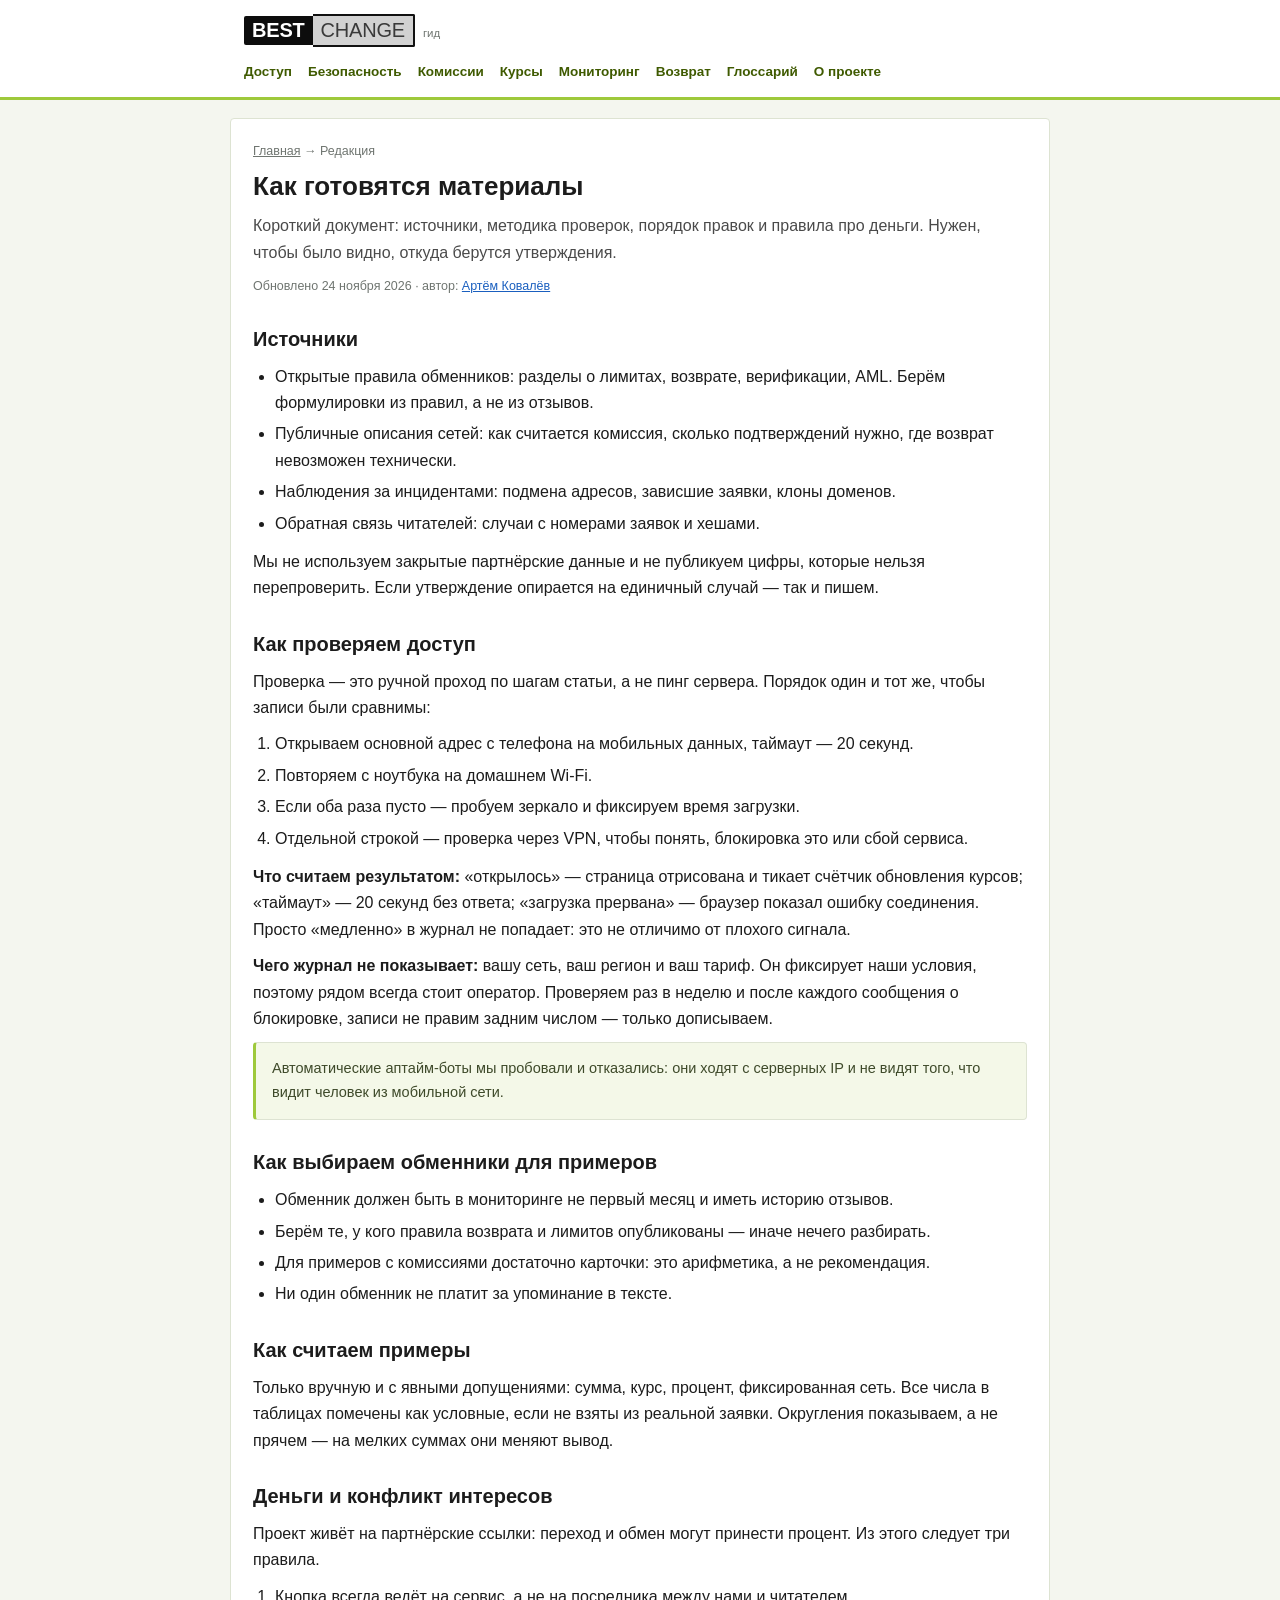
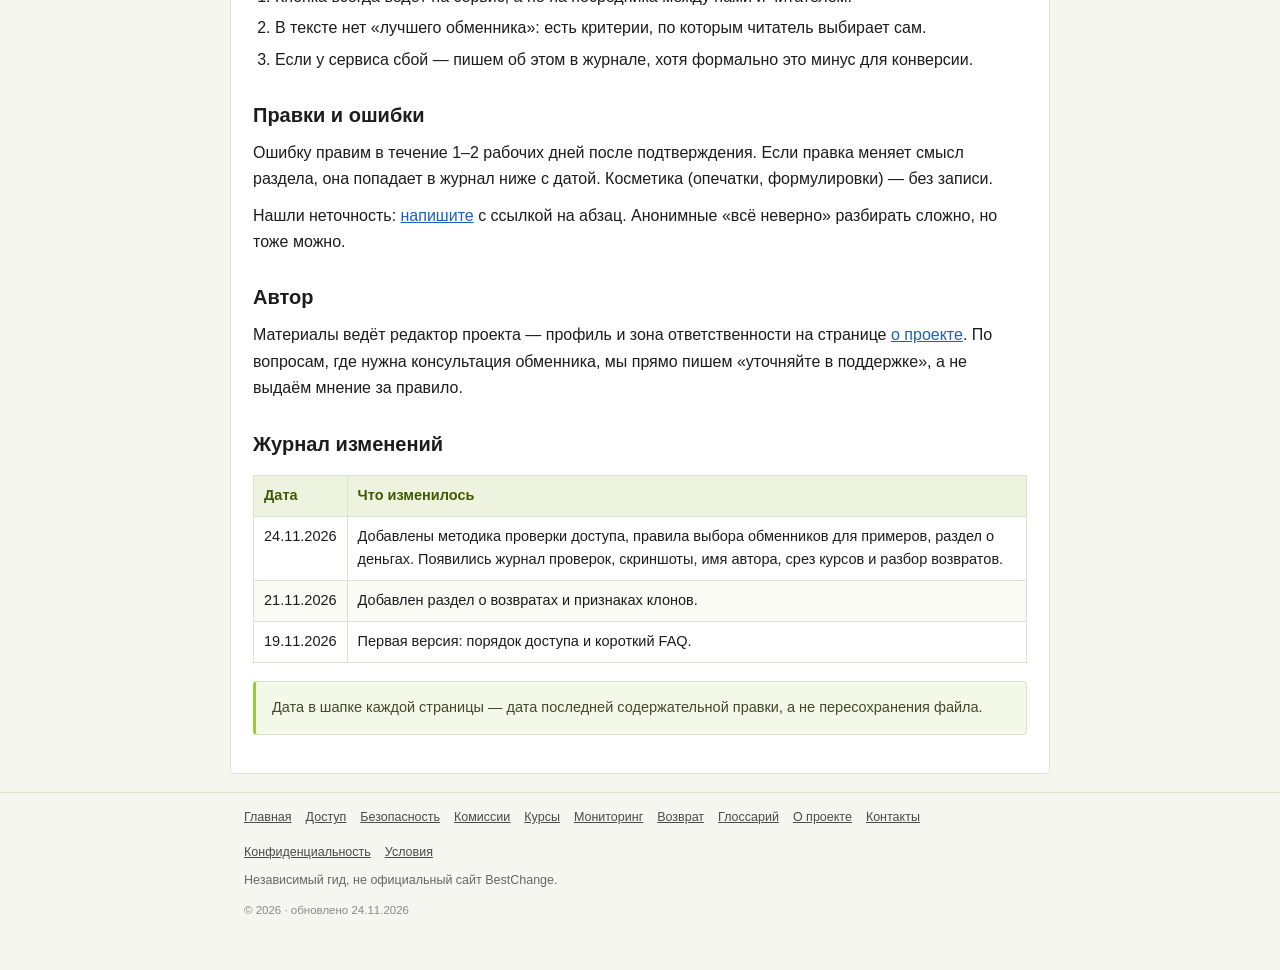
<file: editorial.html>
<!doctype html>
<html lang="ru">
<head>
<meta charset="utf-8">
<meta name="viewport" content="width=device-width,initial-scale=1">
<title>Редакционная политика и журнал изменений</title>
<meta name="description" content="Как готовятся материалы, откуда берутся факты, как правим ошибки и что менялось на страницах — журнал обновлений с датами.">
<link rel="canonical" href="https://bestchange-rus.github.io/editorial.html">
<link rel="icon" type="image/x-icon" sizes="16x16" href="/favicon.ico">
<link rel="icon" type="image/png" sizes="400x400" href="/logo-bc.png">
<link rel="apple-touch-icon" href="/logo-bc.png">
<link rel="stylesheet" href="/style.css">
<script type="application/ld+json">
{"@context":"https://schema.org","@type":"WebPage","name":"Редакционная политика","url":"https://bestchange-rus.github.io/editorial.html","inLanguage":"ru","dateModified":"2026-11-24","author":{"@type":"Person","name":"Артём Ковалёв","url":"https://bestchange-rus.github.io/about.html#author"},"publisher":{"@type":"Organization","@id":"https://bestchange-rus.github.io/#org","name":"Проект-гид BestChange"}}
</script>
<script type="application/ld+json">
{"@context":"https://schema.org","@type":"BreadcrumbList","itemListElement":[{"@type":"ListItem","position":1,"name":"Главная","item":"https://bestchange-rus.github.io/"},{"@type":"ListItem","position":2,"name":"Редакция","item":"https://bestchange-rus.github.io/editorial.html"}]}
</script>
<body>
<header class="site"><div class="wrap">
  <a class="brand" href="/"><b>BEST</b><i>CHANGE</i><span class="tail">гид</span></a>
  <nav class="top">
    <a href="/guide.html">Доступ</a><a href="/security.html">Безопасность</a>
    <a href="/fees.html">Комиссии</a><a href="/rates.html">Курсы</a><a href="/monitoring.html">Мониторинг</a><a href="/returns.html">Возврат</a><a href="/glossary.html">Глоссарий</a><a href="/about.html">О проекте</a>
  </nav>
</div></header>

<main class="wrap">
<p class="crumbs"><a href="/">Главная</a> → Редакция</p>
<h1>Как готовятся материалы</h1>
<p class="lead">Короткий документ: источники, методика проверок, порядок правок и правила про деньги. Нужен, чтобы было видно, откуда берутся утверждения.</p>
<p class="meta">Обновлено 24 ноября 2026 · автор: <a href="/about.html#author">Артём Ковалёв</a></p>

<h2>Источники</h2>
<ul>
<li>Открытые правила обменников: разделы о лимитах, возврате, верификации, AML. Берём формулировки из правил, а не из отзывов.</li>
<li>Публичные описания сетей: как считается комиссия, сколько подтверждений нужно, где возврат невозможен технически.</li>
<li>Наблюдения за инцидентами: подмена адресов, зависшие заявки, клоны доменов.</li>
<li>Обратная связь читателей: случаи с номерами заявок и хешами.</li>
</ul>
<p>Мы не используем закрытые партнёрские данные и не публикуем цифры, которые нельзя перепроверить. Если утверждение опирается на единичный случай — так и пишем.</p>

<h2 id="checks">Как проверяем доступ</h2>
<p>Проверка — это ручной проход по шагам статьи, а не пинг сервера. Порядок один и тот же, чтобы записи были сравнимы:</p>
<ol>
<li>Открываем основной адрес с телефона на мобильных данных, таймаут — 20 секунд.</li>
<li>Повторяем с ноутбука на домашнем Wi-Fi.</li>
<li>Если оба раза пусто — пробуем зеркало и фиксируем время загрузки.</li>
<li>Отдельной строкой — проверка через VPN, чтобы понять, блокировка это или сбой сервиса.</li>
</ol>
<p><strong>Что считаем результатом:</strong> «открылось» — страница отрисована и тикает счётчик обновления курсов; «таймаут» — 20 секунд без ответа; «загрузка прервана» — браузер показал ошибку соединения. Просто «медленно» в журнал не попадает: это не отличимо от плохого сигнала.</p>
<p><strong>Чего журнал не показывает:</strong> вашу сеть, ваш регион и ваш тариф. Он фиксирует наши условия, поэтому рядом всегда стоит оператор. Проверяем раз в неделю и после каждого сообщения о блокировке, записи не правим задним числом — только дописываем.</p>
<div class="card note"><p style="margin:0">Автоматические аптайм-боты мы пробовали и отказались: они ходят с серверных IP и не видят того, что видит человек из мобильной сети.</p></div>

<h2>Как выбираем обменники для примеров</h2>
<ul>
<li>Обменник должен быть в мониторинге не первый месяц и иметь историю отзывов.</li>
<li>Берём те, у кого правила возврата и лимитов опубликованы — иначе нечего разбирать.</li>
<li>Для примеров с комиссиями достаточно карточки: это арифметика, а не рекомендация.</li>
<li>Ни один обменник не платит за упоминание в тексте.</li>
</ul>

<h2>Как считаем примеры</h2>
<p>Только вручную и с явными допущениями: сумма, курс, процент, фиксированная сеть. Все числа в таблицах помечены как условные, если не взяты из реальной заявки. Округления показываем, а не прячем — на мелких суммах они меняют вывод.</p>

<h2 id="money">Деньги и конфликт интересов</h2>
<p>Проект живёт на партнёрские ссылки: переход и обмен могут принести процент. Из этого следует три правила.</p>
<ol>
<li>Кнопка всегда ведёт на сервис, а не на посредника между нами и читателем.</li>
<li>В тексте нет «лучшего обменника»: есть критерии, по которым читатель выбирает сам.</li>
<li>Если у сервиса сбой — пишем об этом в журнале, хотя формально это минус для конверсии.</li>
</ol>

<h2>Правки и ошибки</h2>
<p>Ошибку правим в течение 1–2 рабочих дней после подтверждения. Если правка меняет смысл раздела, она попадает в журнал ниже с датой. Косметика (опечатки, формулировки) — без записи.</p>
<p>Нашли неточность: <a href="/contacts.html">напишите</a> с ссылкой на абзац. Анонимные «всё неверно» разбирать сложно, но тоже можно.</p>

<h2>Автор</h2>
<p>Материалы ведёт редактор проекта — профиль и зона ответственности на странице <a href="/about.html#author">о проекте</a>. По вопросам, где нужна консультация обменника, мы прямо пишем «уточняйте в поддержке», а не выдаём мнение за правило.</p>

<h2>Журнал изменений</h2>
<table>
<thead><tr><th>Дата</th><th>Что изменилось</th></tr></thead>
<tbody>
<tr><td>24.11.2026</td><td>Добавлены методика проверки доступа, правила выбора обменников для примеров, раздел о деньгах. Появились журнал проверок, скриншоты, имя автора, срез курсов и разбор возвратов.</td></tr>
<tr><td>21.11.2026</td><td>Добавлен раздел о возвратах и признаках клонов.</td></tr>
<tr><td>19.11.2026</td><td>Первая версия: порядок доступа и короткий FAQ.</td></tr>
</tbody>
</table>

<div class="card note"><p style="margin:0">Дата в шапке каждой страницы — дата последней содержательной правки, а не пересохранения файла.</p></div>
</main>

<footer class="site"><div class="wrap">
  <div class="cols"><a href="/">Главная</a><a href="/guide.html">Доступ</a><a href="/security.html">Безопасность</a><a href="/fees.html">Комиссии</a><a href="/rates.html">Курсы</a><a href="/monitoring.html">Мониторинг</a><a href="/returns.html">Возврат</a><a href="/glossary.html">Глоссарий</a><a href="/about.html">О проекте</a><a href="/contacts.html">Контакты</a><a href="/privacy.html">Конфиденциальность</a><a href="/terms.html">Условия</a></div>
  <p>Независимый гид, не официальный сайт BestChange.</p>
  <p class="small">© 2026 · обновлено 24.11.2026</p>
</div></footer>
</body>
</html>
</file>
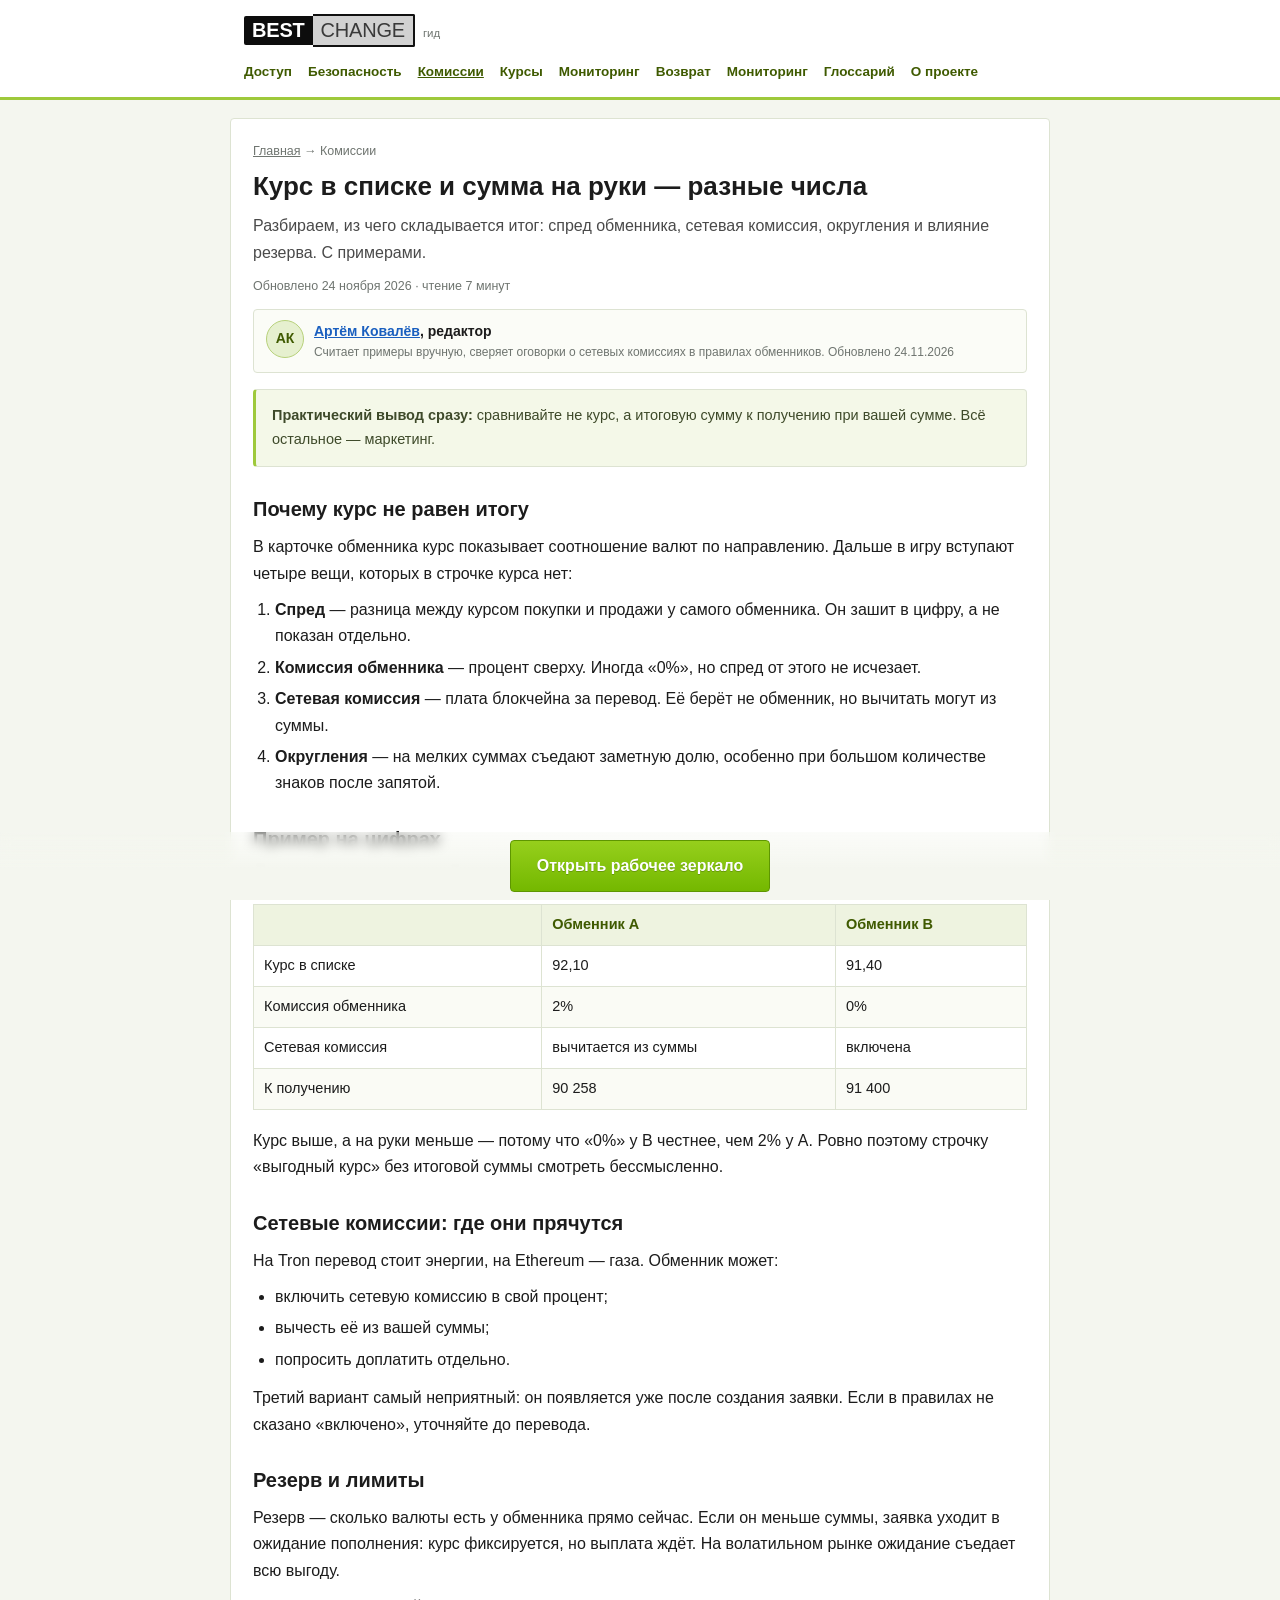
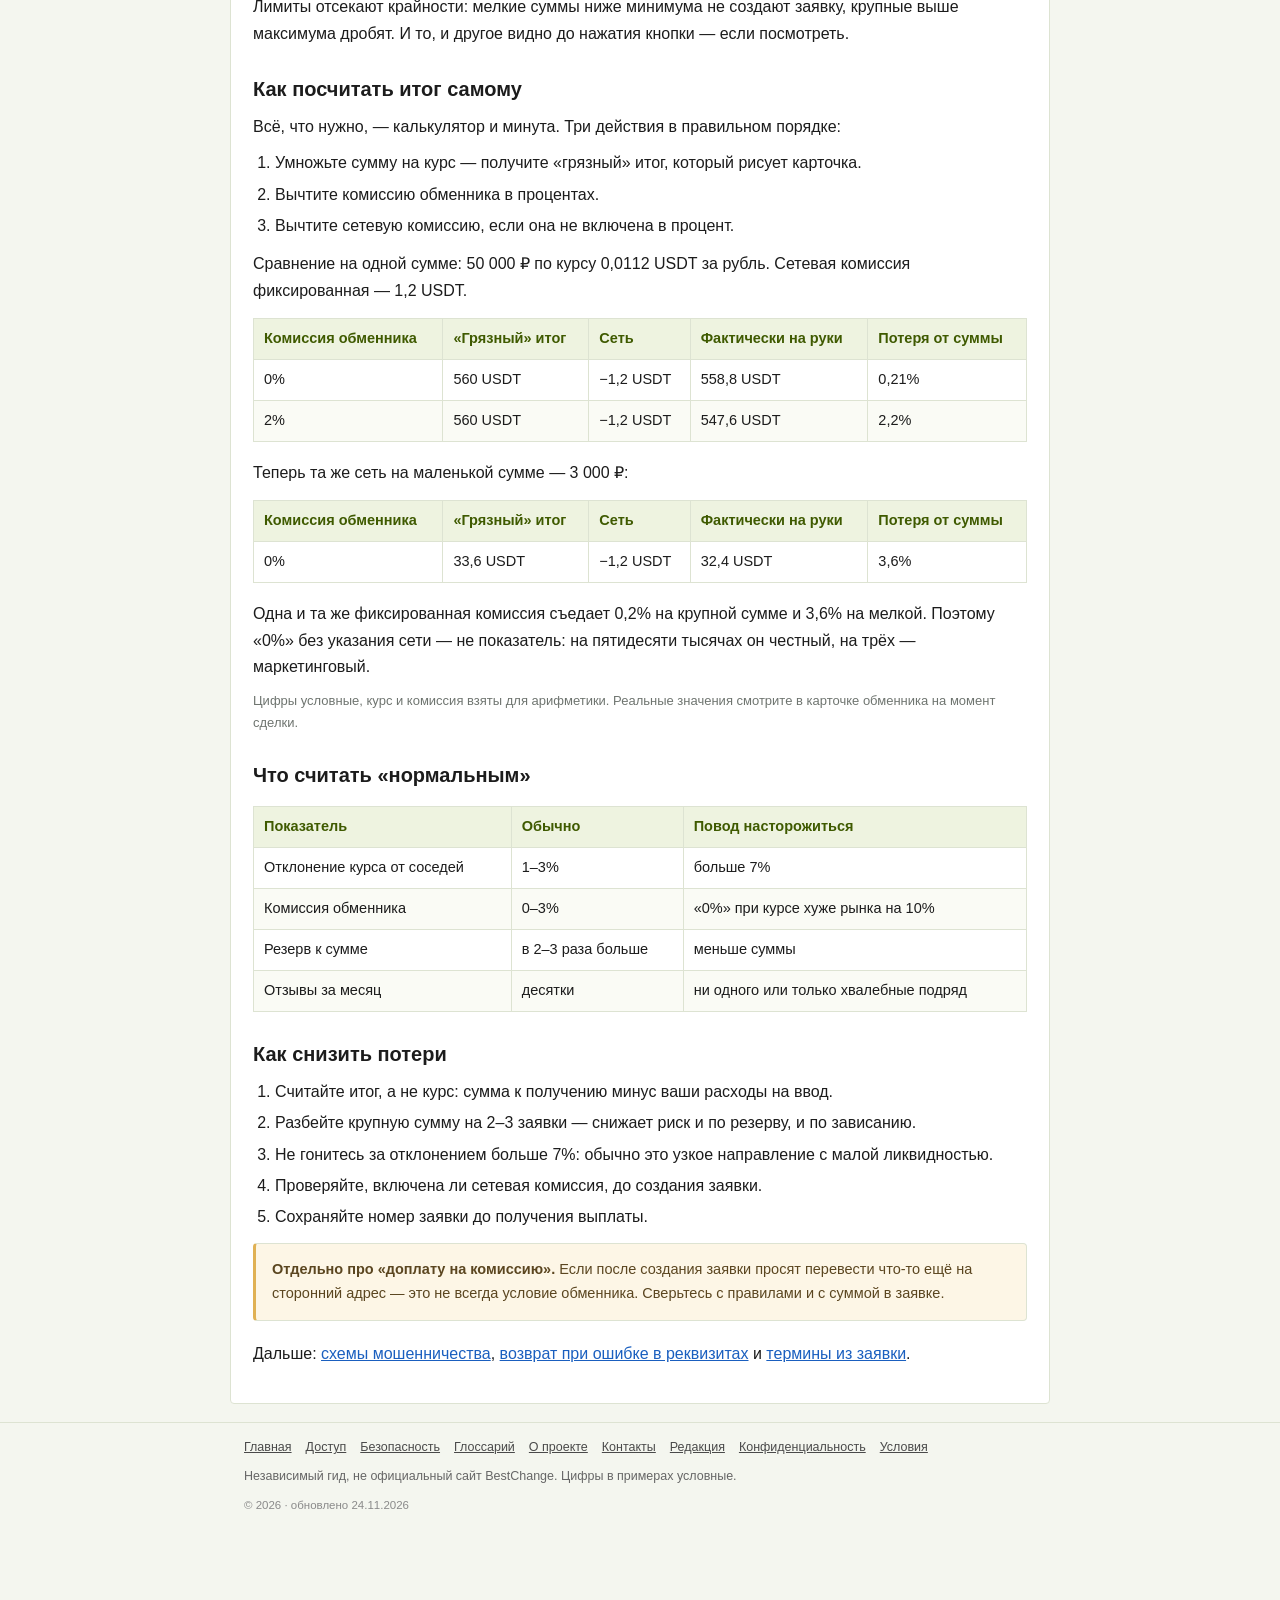
<file: fees.html>
<!doctype html>
<html lang="ru">
<head>
<meta charset="utf-8">
<meta name="viewport" content="width=device-width,initial-scale=1">
<title>Из чего складывается сумма: курс, спред, комиссия сети, лимиты</title>
<meta name="description" content="Почему курс в списке не равен сумме на руки: разбираем спред, комиссию обменника, сетевую комиссию, влияние резерва и лимитов на итог сделки.">
<link rel="canonical" href="https://bestchange-rus.github.io/fees.html">
<link rel="icon" type="image/x-icon" sizes="16x16" href="/favicon.ico">
<link rel="icon" type="image/png" sizes="400x400" href="/logo-bc.png">
<link rel="apple-touch-icon" href="/logo-bc.png">
<link rel="stylesheet" href="/style.css">
<script type="application/ld+json">
{"@context":"https://schema.org","@type":"Article","headline":"Из чего складывается итоговая сумма обмена","datePublished":"2026-11-21","dateModified":"2026-11-24","inLanguage":"ru","author":{"@type":"Person","name":"Артём Ковалёв","jobTitle":"редактор","url":"https://bestchange-rus.github.io/about.html#author"},"publisher":{"@type":"Organization","@id":"https://bestchange-rus.github.io/#org","name":"Проект-гид BestChange"},"mainEntityOfPage":"https://bestchange-rus.github.io/fees.html"}
</script>
<script type="application/ld+json">
{"@context":"https://schema.org","@type":"BreadcrumbList","itemListElement":[{"@type":"ListItem","position":1,"name":"Главная","item":"https://bestchange-rus.github.io/"},{"@type":"ListItem","position":2,"name":"Комиссии и лимиты","item":"https://bestchange-rus.github.io/fees.html"}]}
</script>
</head>
<body class="has-sticky">
<header class="site"><div class="wrap">
  <a class="brand" href="/"><b>BEST</b><i>CHANGE</i><span class="tail">гид</span></a>
  <nav class="top">
    <a href="/guide.html">Доступ</a><a href="/security.html">Безопасность</a>
    <a href="/fees.html" aria-current="page">Комиссии</a><a href="/rates.html">Курсы</a><a href="/monitoring.html">Мониторинг</a><a href="/returns.html">Возврат</a><a href="/monitoring.html">Мониторинг</a><a href="/glossary.html">Глоссарий</a><a href="/about.html">О проекте</a>
  </nav>
</div></header>

<main class="wrap">
<p class="crumbs"><a href="/">Главная</a> → Комиссии</p>
<h1>Курс в списке и сумма на руки — разные числа</h1>
<p class="lead">Разбираем, из чего складывается итог: спред обменника, сетевая комиссия, округления и влияние резерва. С примерами.</p>
<p class="meta">Обновлено 24 ноября 2026 · чтение 7 минут</p>

<div class="byline">
  <div class="avatar" aria-hidden="true">АК</div>
  <div>
    <p class="n"><a href="/about.html#author">Артём Ковалёв</a>, редактор</p>
    <p class="m">Считает примеры вручную, сверяет оговорки о сетевых комиссиях в правилах обменников. Обновлено 24.11.2026</p>
  </div>
</div>

<div class="card note"><p style="margin:0"><strong>Практический вывод сразу:</strong> сравнивайте не курс, а итоговую сумму к получению при вашей сумме. Всё остальное — маркетинг.</p></div>

<h2>Почему курс не равен итогу</h2>
<p>В карточке обменника курс показывает соотношение валют по направлению. Дальше в игру вступают четыре вещи, которых в строчке курса нет:</p>
<ol>
<li><strong>Спред</strong> — разница между курсом покупки и продажи у самого обменника. Он зашит в цифру, а не показан отдельно.</li>
<li><strong>Комиссия обменника</strong> — процент сверху. Иногда «0%», но спред от этого не исчезает.</li>
<li><strong>Сетевая комиссия</strong> — плата блокчейна за перевод. Её берёт не обменник, но вычитать могут из суммы.</li>
<li><strong>Округления</strong> — на мелких суммах съедают заметную долю, особенно при большом количестве знаков после запятой.</li>
</ol>

<h2>Пример на цифрах</h2>
<p>Простое сравнение двух обменников на сумме 1000 USDT → рубли:</p>
<table>
<thead><tr><th></th><th>Обменник A</th><th>Обменник B</th></tr></thead>
<tbody>
<tr><td>Курс в списке</td><td>92,10</td><td>91,40</td></tr>
<tr><td>Комиссия обменника</td><td>2%</td><td>0%</td></tr>
<tr><td>Сетевая комиссия</td><td>вычитается из суммы</td><td>включена</td></tr>
<tr><td>К получению</td><td>90 258</td><td>91 400</td></tr>
</tbody>
</table>
<p>Курс выше, а на руки меньше — потому что «0%» у B честнее, чем 2% у A. Ровно поэтому строчку «выгодный курс» без итоговой суммы смотреть бессмысленно.</p>

<h2>Сетевые комиссии: где они прячутся</h2>
<p>На Tron перевод стоит энергии, на Ethereum — газа. Обменник может:</p>
<ul>
<li>включить сетевую комиссию в свой процент;</li>
<li>вычесть её из вашей суммы;</li>
<li>попросить доплатить отдельно.</li>
</ul>
<p>Третий вариант самый неприятный: он появляется уже после создания заявки. Если в правилах не сказано «включено», уточняйте до перевода.</p>

<h2>Резерв и лимиты</h2>
<p>Резерв — сколько валюты есть у обменника прямо сейчас. Если он меньше суммы, заявка уходит в ожидание пополнения: курс фиксируется, но выплата ждёт. На волатильном рынке ожидание съедает всю выгоду.</p>
<p>Лимиты отсекают крайности: мелкие суммы ниже минимума не создают заявку, крупные выше максимума дробят. И то, и другое видно до нажатия кнопки — если посмотреть.</p>

<h2 id="calc">Как посчитать итог самому</h2>
<p>Всё, что нужно, — калькулятор и минута. Три действия в правильном порядке:</p>
<ol>
<li>Умножьте сумму на курс — получите «грязный» итог, который рисует карточка.</li>
<li>Вычтите комиссию обменника в процентах.</li>
<li>Вычтите сетевую комиссию, если она не включена в процент.</li>
</ol>
<p>Сравнение на одной сумме: 50 000 ₽ по курсу 0,0112 USDT за рубль. Сетевая комиссия фиксированная — 1,2 USDT.</p>
<table>
  <thead><tr><th>Комиссия обменника</th><th>«Грязный» итог</th><th>Сеть</th><th>Фактически на руки</th><th>Потеря от суммы</th></tr></thead>
  <tbody>
    <tr><td>0%</td><td>560 USDT</td><td>−1,2 USDT</td><td>558,8 USDT</td><td>0,21%</td></tr>
    <tr><td>2%</td><td>560 USDT</td><td>−1,2 USDT</td><td>547,6 USDT</td><td>2,2%</td></tr>
  </tbody>
</table>
<p>Теперь та же сеть на маленькой сумме — 3 000 ₽:</p>
<table>
  <thead><tr><th>Комиссия обменника</th><th>«Грязный» итог</th><th>Сеть</th><th>Фактически на руки</th><th>Потеря от суммы</th></tr></thead>
  <tbody>
    <tr><td>0%</td><td>33,6 USDT</td><td>−1,2 USDT</td><td>32,4 USDT</td><td>3,6%</td></tr>
  </tbody>
</table>
<p>Одна и та же фиксированная комиссия съедает 0,2% на крупной сумме и 3,6% на мелкой. Поэтому «0%» без указания сети — не показатель: на пятидесяти тысячах он честный, на трёх — маркетинговый.</p>
<p class="small muted">Цифры условные, курс и комиссия взяты для арифметики. Реальные значения смотрите в карточке обменника на момент сделки.</p>

<h2>Что считать «нормальным»</h2>
<table>
<thead><tr><th>Показатель</th><th>Обычно</th><th>Повод насторожиться</th></tr></thead>
<tbody>
<tr><td>Отклонение курса от соседей</td><td>1–3%</td><td>больше 7%</td></tr>
<tr><td>Комиссия обменника</td><td>0–3%</td><td>«0%» при курсе хуже рынка на 10%</td></tr>
<tr><td>Резерв к сумме</td><td>в 2–3 раза больше</td><td>меньше суммы</td></tr>
<tr><td>Отзывы за месяц</td><td>десятки</td><td>ни одного или только хвалебные подряд</td></tr>
</tbody>
</table>

<h2>Как снизить потери</h2>
<ol>
<li>Считайте итог, а не курс: сумма к получению минус ваши расходы на ввод.</li>
<li>Разбейте крупную сумму на 2–3 заявки — снижает риск и по резерву, и по зависанию.</li>
<li>Не гонитесь за отклонением больше 7%: обычно это узкое направление с малой ликвидностью.</li>
<li>Проверяйте, включена ли сетевая комиссия, до создания заявки.</li>
<li>Сохраняйте номер заявки до получения выплаты.</li>
</ol>

<div class="card warn"><p style="margin:0"><strong>Отдельно про «доплату на комиссию».</strong> Если после создания заявки просят перевести что-то ещё на сторонний адрес — это не всегда условие обменника. Сверьтесь с правилами и с суммой в заявке.</p></div>

<p style="margin-top:20px">Дальше: <a href="/security.html">схемы мошенничества</a>, <a href="/returns.html">возврат при ошибке в реквизитах</a> и <a href="/glossary.html">термины из заявки</a>.</p>
</main>

<footer class="site"><div class="wrap">
  <div class="cols"><a href="/">Главная</a><a href="/guide.html">Доступ</a><a href="/security.html">Безопасность</a><a href="/glossary.html">Глоссарий</a><a href="/about.html">О проекте</a><a href="/contacts.html">Контакты</a><a href="/editorial.html">Редакция</a><a href="/privacy.html">Конфиденциальность</a><a href="/terms.html">Условия</a></div>
  <p>Независимый гид, не официальный сайт BestChange. Цифры в примерах условные.</p>
  <p class="small">© 2026 · обновлено 24.11.2026</p>
</div></footer>
<div class="sticky"><a class="btn" href="https://www.bestchange.net/" rel="noopener">Открыть рабочее зеркало</a></div>
</body>
</html>
</file>
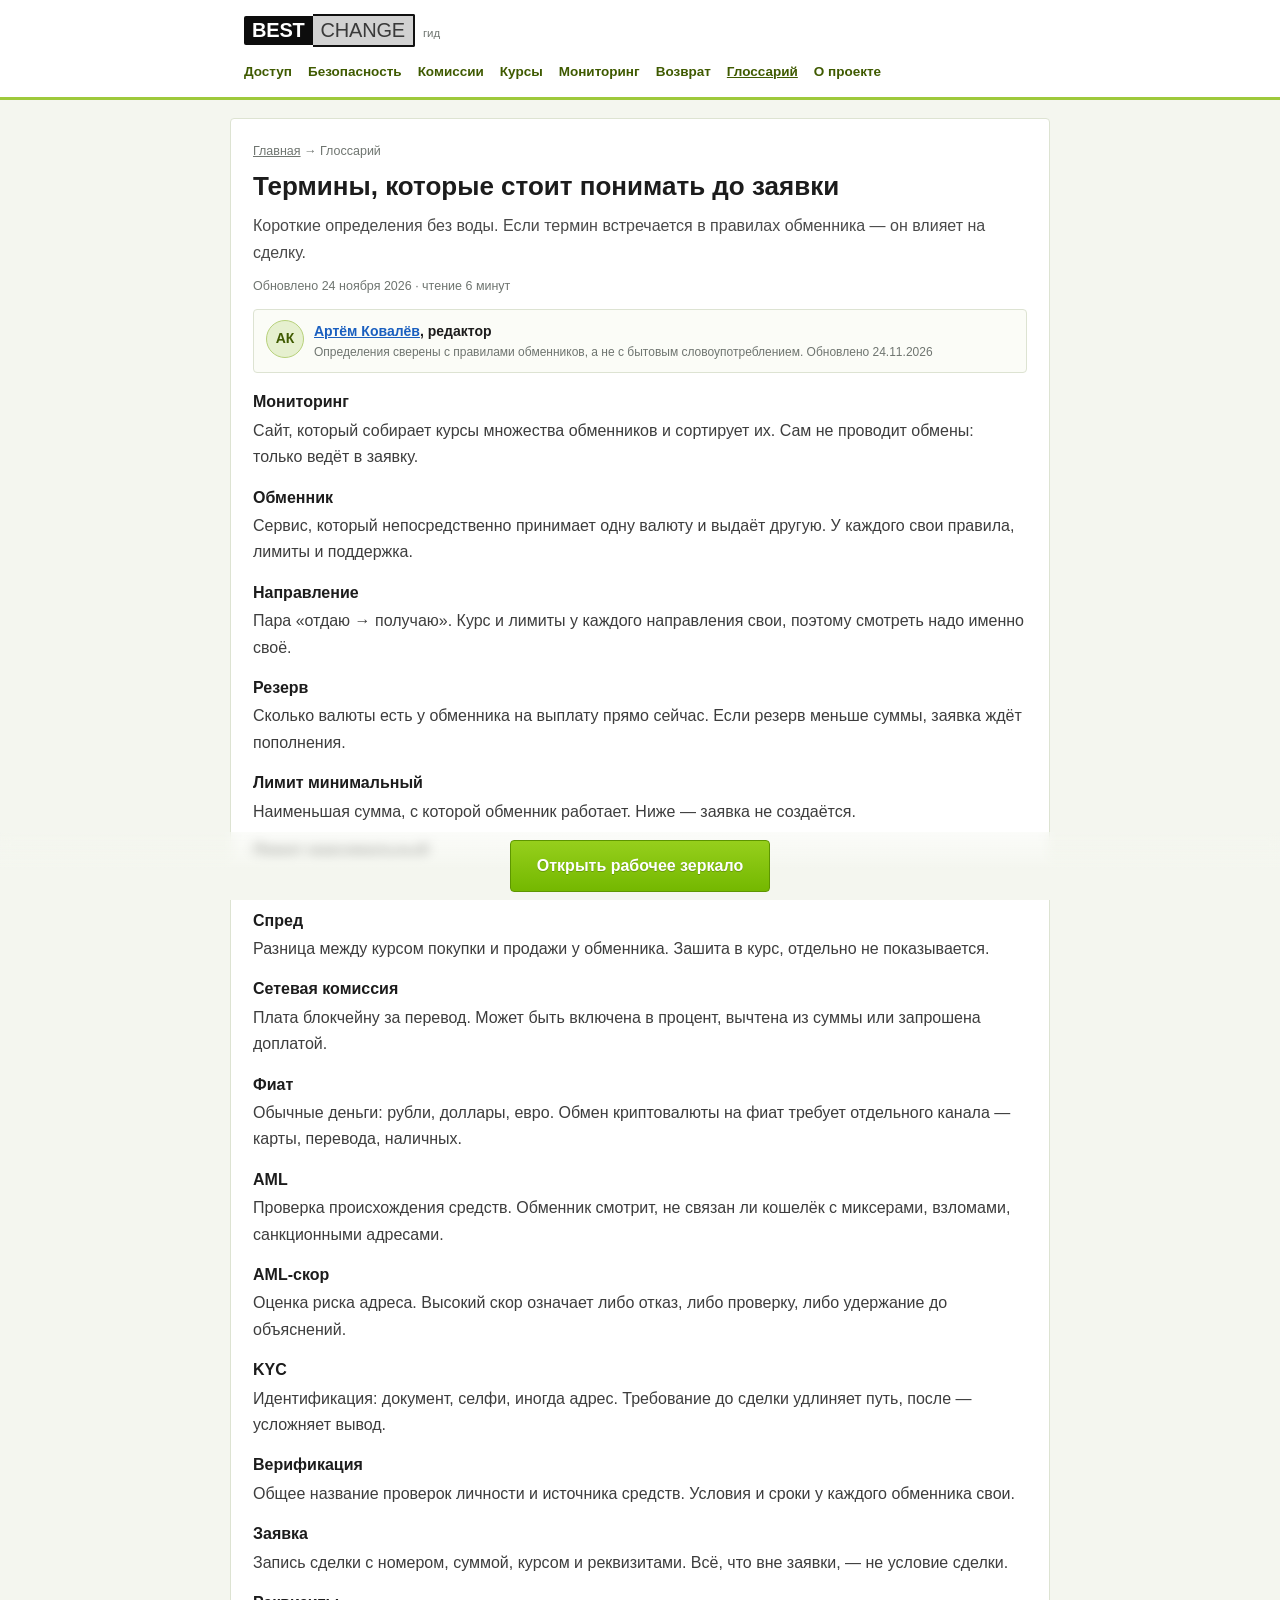
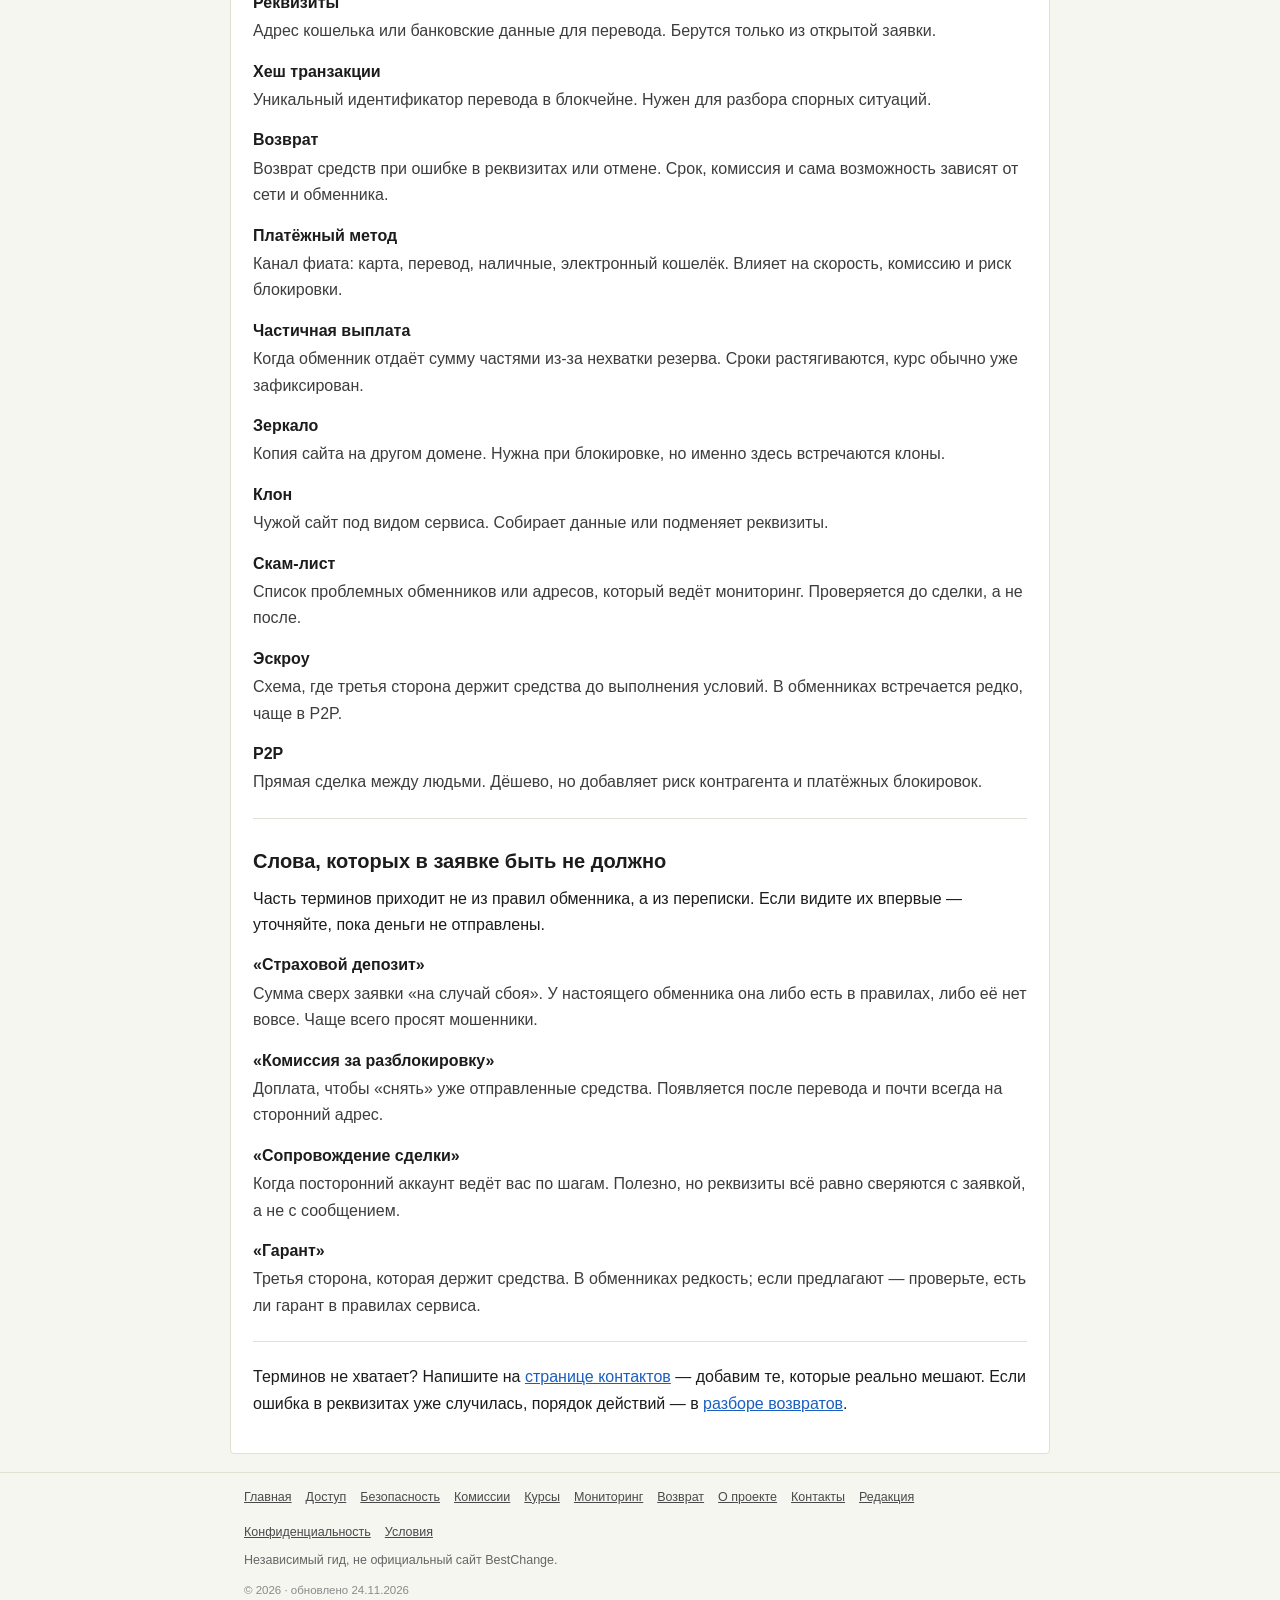
<file: glossary.html>
<!doctype html>
<html lang="ru">
<head>
<meta charset="utf-8">
<meta name="viewport" content="width=device-width,initial-scale=1">
<title>Глоссарий обменника: резерв, лимит, направление, AML, верификация</title>
<meta name="description" content="Термины, которые встречаются в заявках и правилах обменников: что означают, где смотреть и почему важны до перевода.">
<link rel="canonical" href="https://bestchange-rus.github.io/glossary.html">
<link rel="icon" type="image/x-icon" sizes="16x16" href="/favicon.ico">
<link rel="icon" type="image/png" sizes="400x400" href="/logo-bc.png">
<link rel="apple-touch-icon" href="/logo-bc.png">
<link rel="stylesheet" href="/style.css">
<script type="application/ld+json">
{"@context":"https://schema.org","@type":"Article","headline":"Глоссарий терминов обменника","datePublished":"2026-11-22","dateModified":"2026-11-24","inLanguage":"ru","author":{"@type":"Person","name":"Артём Ковалёв","jobTitle":"редактор","url":"https://bestchange-rus.github.io/about.html#author"},"publisher":{"@type":"Organization","@id":"https://bestchange-rus.github.io/#org","name":"Проект-гид BestChange"},"mainEntityOfPage":"https://bestchange-rus.github.io/glossary.html"}
</script>
<script type="application/ld+json">
{"@context":"https://schema.org","@type":"BreadcrumbList","itemListElement":[{"@type":"ListItem","position":1,"name":"Главная","item":"https://bestchange-rus.github.io/"},{"@type":"ListItem","position":2,"name":"Глоссарий","item":"https://bestchange-rus.github.io/glossary.html"}]}
</script>
</head>
<body class="has-sticky">
<header class="site"><div class="wrap">
  <a class="brand" href="/"><b>BEST</b><i>CHANGE</i><span class="tail">гид</span></a>
  <nav class="top">
    <a href="/guide.html">Доступ</a><a href="/security.html">Безопасность</a>
    <a href="/fees.html">Комиссии</a><a href="/rates.html">Курсы</a><a href="/monitoring.html">Мониторинг</a><a href="/returns.html">Возврат</a><a href="/glossary.html" aria-current="page">Глоссарий</a><a href="/about.html">О проекте</a>
  </nav>
</div></header>

<main class="wrap">
<p class="crumbs"><a href="/">Главная</a> → Глоссарий</p>
<h1>Термины, которые стоит понимать до заявки</h1>
<p class="lead">Короткие определения без воды. Если термин встречается в правилах обменника — он влияет на сделку.</p>
<p class="meta">Обновлено 24 ноября 2026 · чтение 6 минут</p>

<div class="byline">
  <div class="avatar" aria-hidden="true">АК</div>
  <div>
    <p class="n"><a href="/about.html#author">Артём Ковалёв</a>, редактор</p>
    <p class="m">Определения сверены с правилами обменников, а не с бытовым словоупотреблением. Обновлено 24.11.2026</p>
  </div>
</div>

<dl>
<dt><strong>Мониторинг</strong></dt>
<dd>Сайт, который собирает курсы множества обменников и сортирует их. Сам не проводит обмены: только ведёт в заявку.</dd>

<dt><strong>Обменник</strong></dt>
<dd>Сервис, который непосредственно принимает одну валюту и выдаёт другую. У каждого свои правила, лимиты и поддержка.</dd>

<dt><strong>Направление</strong></dt>
<dd>Пара «отдаю → получаю». Курс и лимиты у каждого направления свои, поэтому смотреть надо именно своё.</dd>

<dt><strong>Резерв</strong></dt>
<dd>Сколько валюты есть у обменника на выплату прямо сейчас. Если резерв меньше суммы, заявка ждёт пополнения.</dd>

<dt><strong>Лимит минимальный</strong></dt>
<dd>Наименьшая сумма, с которой обменник работает. Ниже — заявка не создаётся.</dd>

<dt><strong>Лимит максимальный</strong></dt>
<dd>Наибольшая сумма по одной заявке. Выше — либо дробят, либо отказывают.</dd>

<dt><strong>Спред</strong></dt>
<dd>Разница между курсом покупки и продажи у обменника. Зашита в курс, отдельно не показывается.</dd>

<dt><strong>Сетевая комиссия</strong></dt>
<dd>Плата блокчейну за перевод. Может быть включена в процент, вычтена из суммы или запрошена доплатой.</dd>

<dt><strong>Фиат</strong></dt>
<dd>Обычные деньги: рубли, доллары, евро. Обмен криптовалюты на фиат требует отдельного канала — карты, перевода, наличных.</dd>

<dt><strong>AML</strong></dt>
<dd>Проверка происхождения средств. Обменник смотрит, не связан ли кошелёк с миксерами, взломами, санкционными адресами.</dd>

<dt><strong>AML-скор</strong></dt>
<dd>Оценка риска адреса. Высокий скор означает либо отказ, либо проверку, либо удержание до объяснений.</dd>

<dt><strong>KYC</strong></dt>
<dd>Идентификация: документ, селфи, иногда адрес. Требование до сделки удлиняет путь, после — усложняет вывод.</dd>

<dt><strong>Верификация</strong></dt>
<dd>Общее название проверок личности и источника средств. Условия и сроки у каждого обменника свои.</dd>

<dt><strong>Заявка</strong></dt>
<dd>Запись сделки с номером, суммой, курсом и реквизитами. Всё, что вне заявки, — не условие сделки.</dd>

<dt><strong>Реквизиты</strong></dt>
<dd>Адрес кошелька или банковские данные для перевода. Берутся только из открытой заявки.</dd>

<dt><strong>Хеш транзакции</strong></dt>
<dd>Уникальный идентификатор перевода в блокчейне. Нужен для разбора спорных ситуаций.</dd>

<dt><strong>Возврат</strong></dt>
<dd>Возврат средств при ошибке в реквизитах или отмене. Срок, комиссия и сама возможность зависят от сети и обменника.</dd>

<dt><strong>Платёжный метод</strong></dt>
<dd>Канал фиата: карта, перевод, наличные, электронный кошелёк. Влияет на скорость, комиссию и риск блокировки.</dd>

<dt><strong>Частичная выплата</strong></dt>
<dd>Когда обменник отдаёт сумму частями из-за нехватки резерва. Сроки растягиваются, курс обычно уже зафиксирован.</dd>

<dt><strong>Зеркало</strong></dt>
<dd>Копия сайта на другом домене. Нужна при блокировке, но именно здесь встречаются клоны.</dd>

<dt><strong>Клон</strong></dt>
<dd>Чужой сайт под видом сервиса. Собирает данные или подменяет реквизиты.</dd>

<dt><strong>Скам-лист</strong></dt>
<dd>Список проблемных обменников или адресов, который ведёт мониторинг. Проверяется до сделки, а не после.</dd>

<dt><strong>Эскроу</strong></dt>
<dd>Схема, где третья сторона держит средства до выполнения условий. В обменниках встречается редко, чаще в P2P.</dd>

<dt><strong>P2P</strong></dt>
<dd>Прямая сделка между людьми. Дёшево, но добавляет риск контрагента и платёжных блокировок.</dd>
</dl>

<hr>
<h2>Слова, которых в заявке быть не должно</h2>
<p>Часть терминов приходит не из правил обменника, а из переписки. Если видите их впервые — уточняйте, пока деньги не отправлены.</p>
<dl>
<dt><strong>«Страховой депозит»</strong></dt>
<dd>Сумма сверх заявки «на случай сбоя». У настоящего обменника она либо есть в правилах, либо её нет вовсе. Чаще всего просят мошенники.</dd>

<dt><strong>«Комиссия за разблокировку»</strong></dt>
<dd>Доплата, чтобы «снять» уже отправленные средства. Появляется после перевода и почти всегда на сторонний адрес.</dd>

<dt><strong>«Сопровождение сделки»</strong></dt>
<dd>Когда посторонний аккаунт ведёт вас по шагам. Полезно, но реквизиты всё равно сверяются с заявкой, а не с сообщением.</dd>

<dt><strong>«Гарант»</strong></dt>
<dd>Третья сторона, которая держит средства. В обменниках редкость; если предлагают — проверьте, есть ли гарант в правилах сервиса.</dd>
</dl>

<hr>
<p>Терминов не хватает? Напишите на <a href="/contacts.html">странице контактов</a> — добавим те, которые реально мешают. Если ошибка в реквизитах уже случилась, порядок действий — в <a href="/returns.html">разборе возвратов</a>.</p>
</main>

<footer class="site"><div class="wrap">
  <div class="cols"><a href="/">Главная</a><a href="/guide.html">Доступ</a><a href="/security.html">Безопасность</a><a href="/fees.html">Комиссии</a><a href="/rates.html">Курсы</a><a href="/monitoring.html">Мониторинг</a><a href="/returns.html">Возврат</a><a href="/about.html">О проекте</a><a href="/contacts.html">Контакты</a><a href="/editorial.html">Редакция</a><a href="/privacy.html">Конфиденциальность</a><a href="/terms.html">Условия</a></div>
  <p>Независимый гид, не официальный сайт BestChange.</p>
  <p class="small">© 2026 · обновлено 24.11.2026</p>
</div></footer>
<div class="sticky"><a class="btn" href="https://www.bestchange.net/" rel="noopener">Открыть рабочее зеркало</a></div>
</body>
</html>
</file>
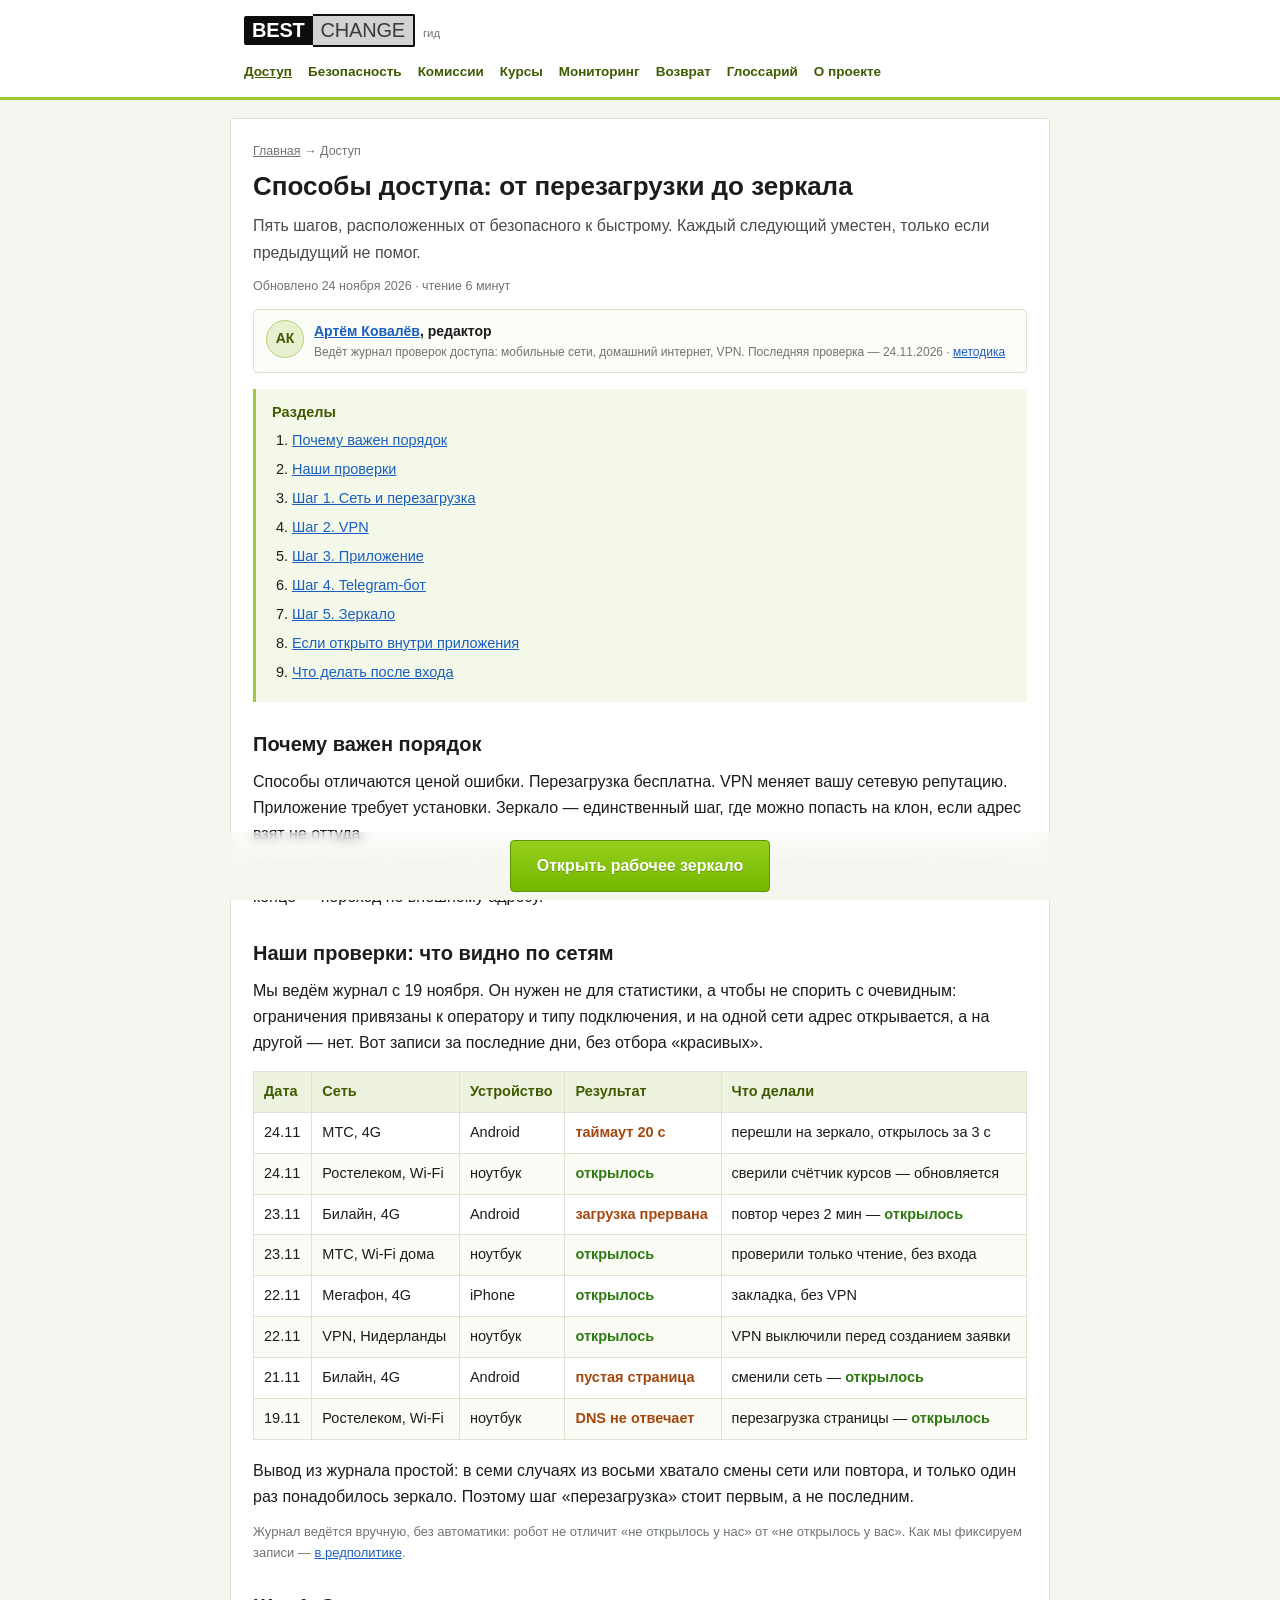
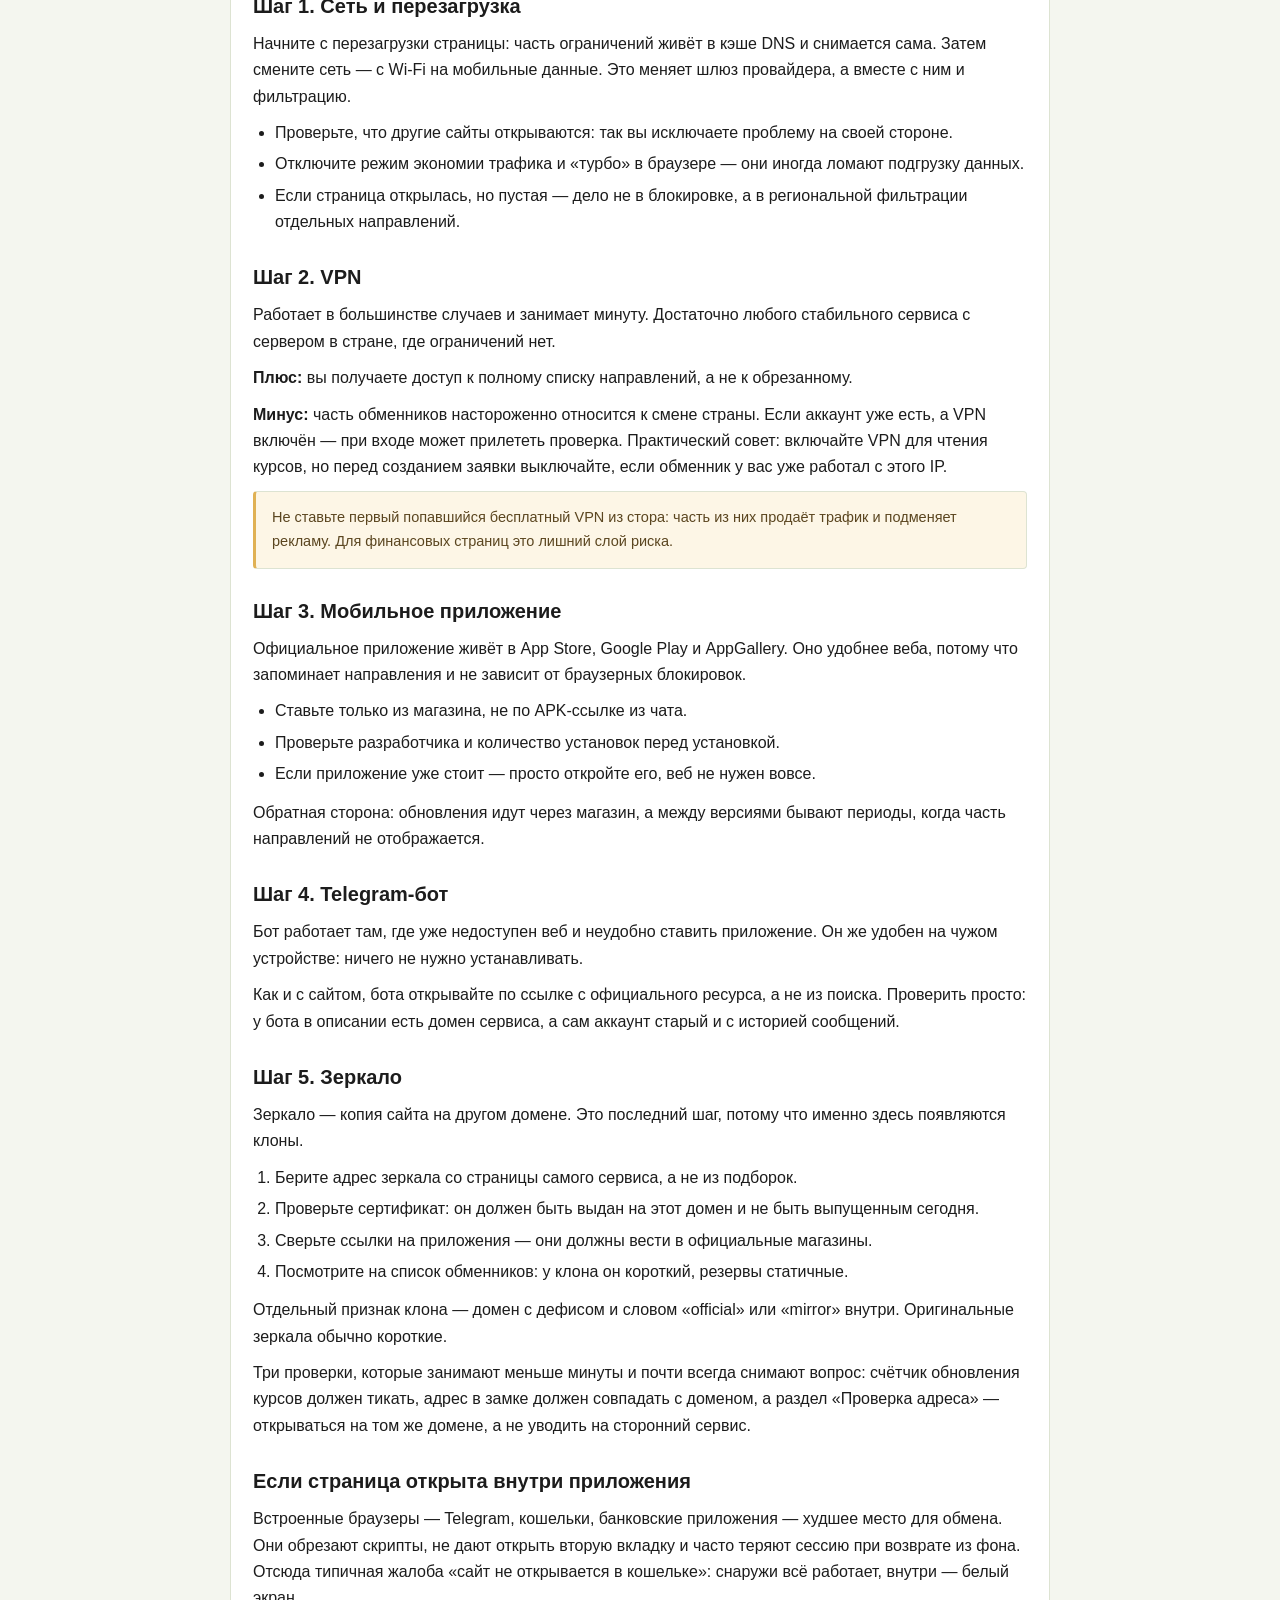
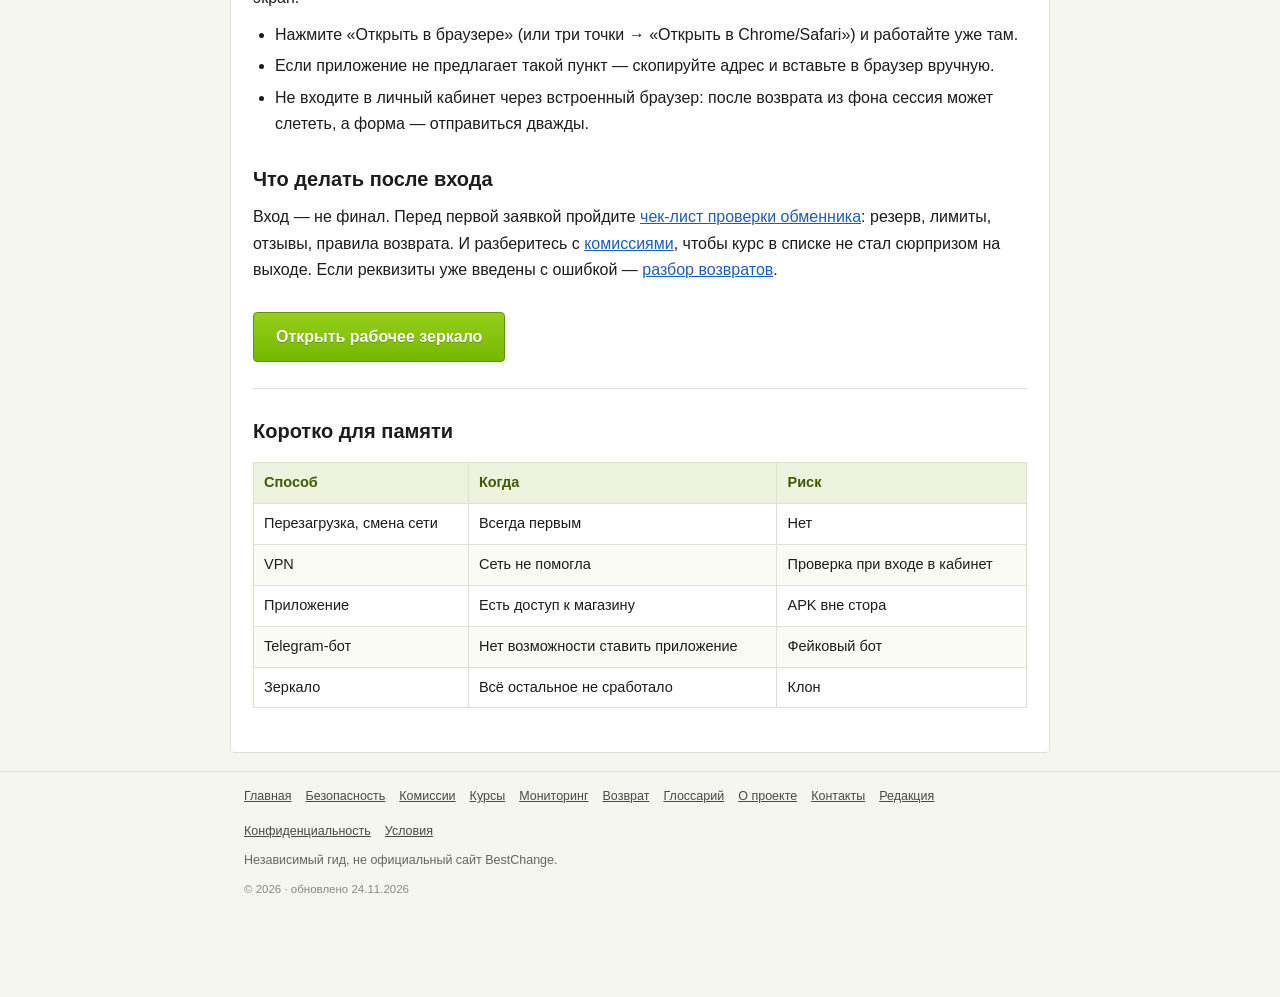
<file: guide.html>
<!doctype html>
<html lang="ru">
<head>
<meta charset="utf-8">
<meta name="viewport" content="width=device-width,initial-scale=1">
<title>Доступ к BestChange: VPN, приложение, бот, зеркало — что выбрать</title>
<meta name="description" content="Разбор способов доступа к BestChange, когда сайт не открывается: перезагрузка, смена сети, VPN, мобильное приложение, Telegram-бот, зеркало. Плюсы, минусы и порядок действий.">
<link rel="canonical" href="https://bestchange-rus.github.io/guide.html">
<link rel="icon" type="image/x-icon" sizes="16x16" href="/favicon.ico">
<link rel="icon" type="image/png" sizes="400x400" href="/logo-bc.png">
<link rel="apple-touch-icon" href="/logo-bc.png">
<link rel="stylesheet" href="/style.css">
<script type="application/ld+json">
{"@context":"https://schema.org","@type":"Article","headline":"Способы доступа к BestChange","datePublished":"2026-11-19","dateModified":"2026-11-24","inLanguage":"ru","author":{"@type":"Person","name":"Артём Ковалёв","jobTitle":"редактор","url":"https://bestchange-rus.github.io/about.html#author"},"publisher":{"@type":"Organization","@id":"https://bestchange-rus.github.io/#org","name":"Проект-гид BestChange"},"mainEntityOfPage":"https://bestchange-rus.github.io/guide.html"}
</script>
<script type="application/ld+json">
{"@context":"https://schema.org","@type":"BreadcrumbList","itemListElement":[{"@type":"ListItem","position":1,"name":"Главная","item":"https://bestchange-rus.github.io/"},{"@type":"ListItem","position":2,"name":"Доступ","item":"https://bestchange-rus.github.io/guide.html"}]}
</script>
</head>
<body class="has-sticky">
<header class="site"><div class="wrap">
  <a class="brand" href="/"><b>BEST</b><i>CHANGE</i><span class="tail">гид</span></a>
  <nav class="top">
    <a href="/guide.html" aria-current="page">Доступ</a><a href="/security.html">Безопасность</a>
    <a href="/fees.html">Комиссии</a><a href="/rates.html">Курсы</a><a href="/monitoring.html">Мониторинг</a><a href="/returns.html">Возврат</a><a href="/glossary.html">Глоссарий</a><a href="/about.html">О проекте</a>
  </nav>
</div></header>

<main class="wrap">
<p class="crumbs"><a href="/">Главная</a> → Доступ</p>
<h1>Способы доступа: от перезагрузки до зеркала</h1>
<p class="lead">Пять шагов, расположенных от безопасного к быстрому. Каждый следующий уместен, только если предыдущий не помог.</p>
<p class="meta">Обновлено 24 ноября 2026 · чтение 6 минут</p>

<div class="byline">
  <div class="avatar" aria-hidden="true">АК</div>
  <div>
    <p class="n"><a href="/about.html#author">Артём Ковалёв</a>, редактор</p>
    <p class="m">Ведёт журнал проверок доступа: мобильные сети, домашний интернет, VPN. Последняя проверка — 24.11.2026 · <a href="/editorial.html#checks">методика</a></p>
  </div>
</div>

<div class="toc"><strong>Разделы</strong><ol>
<li><a href="#order">Почему важен порядок</a></li>
<li><a href="#checks">Наши проверки</a></li>
<li><a href="#net">Шаг 1. Сеть и перезагрузка</a></li>
<li><a href="#vpn">Шаг 2. VPN</a></li>
<li><a href="#app">Шаг 3. Приложение</a></li>
<li><a href="#bot">Шаг 4. Telegram-бот</a></li>
<li><a href="#mirror">Шаг 5. Зеркало</a></li>
<li><a href="#webview">Если открыто внутри приложения</a></li>
<li><a href="#what-next">Что делать после входа</a></li>
</ol></div>

<h2 id="order">Почему важен порядок</h2>
<p>Способы отличаются ценой ошибки. Перезагрузка бесплатна. VPN меняет вашу сетевую репутацию. Приложение требует установки. Зеркало — единственный шаг, где можно попасть на клон, если адрес взят не оттуда.</p>
<p>Поэтому порядок: сначала то, что не меняет ничего, потом то, что меняет инфраструктуру, и только в конце — переход по внешнему адресу.</p>

<h2 id="checks">Наши проверки: что видно по сетям</h2>
<p>Мы ведём журнал с 19 ноября. Он нужен не для статистики, а чтобы не спорить с очевидным: ограничения привязаны к оператору и типу подключения, и на одной сети адрес открывается, а на другой — нет. Вот записи за последние дни, без отбора «красивых».</p>
<table class="log">
  <thead><tr><th>Дата</th><th>Сеть</th><th>Устройство</th><th>Результат</th><th>Что делали</th></tr></thead>
  <tbody>
    <tr><td>24.11</td><td>МТС, 4G</td><td>Android</td><td><span class="bad">таймаут 20 с</span></td><td>перешли на зеркало, открылось за 3 с</td></tr>
    <tr><td>24.11</td><td>Ростелеком, Wi-Fi</td><td>ноутбук</td><td><span class="ok">открылось</span></td><td>сверили счётчик курсов — обновляется</td></tr>
    <tr><td>23.11</td><td>Билайн, 4G</td><td>Android</td><td><span class="bad">загрузка прервана</span></td><td>повтор через 2 мин — <span class="ok">открылось</span></td></tr>
    <tr><td>23.11</td><td>МТС, Wi-Fi дома</td><td>ноутбук</td><td><span class="ok">открылось</span></td><td>проверили только чтение, без входа</td></tr>
    <tr><td>22.11</td><td>Мегафон, 4G</td><td>iPhone</td><td><span class="ok">открылось</span></td><td>закладка, без VPN</td></tr>
    <tr><td>22.11</td><td>VPN, Нидерланды</td><td>ноутбук</td><td><span class="ok">открылось</span></td><td>VPN выключили перед созданием заявки</td></tr>
    <tr><td>21.11</td><td>Билайн, 4G</td><td>Android</td><td><span class="bad">пустая страница</span></td><td>сменили сеть — <span class="ok">открылось</span></td></tr>
    <tr><td>19.11</td><td>Ростелеком, Wi-Fi</td><td>ноутбук</td><td><span class="bad">DNS не отвечает</span></td><td>перезагрузка страницы — <span class="ok">открылось</span></td></tr>
  </tbody>
</table>
<p>Вывод из журнала простой: в семи случаях из восьми хватало смены сети или повтора, и только один раз понадобилось зеркало. Поэтому шаг «перезагрузка» стоит первым, а не последним.</p>
<p class="small muted">Журнал ведётся вручную, без автоматики: робот не отличит «не открылось у нас» от «не открылось у вас». Как мы фиксируем записи — <a href="/editorial.html#checks">в редполитике</a>.</p>

<h2 id="net">Шаг 1. Сеть и перезагрузка</h2>
<p>Начните с перезагрузки страницы: часть ограничений живёт в кэше DNS и снимается сама. Затем смените сеть — с Wi-Fi на мобильные данные. Это меняет шлюз провайдера, а вместе с ним и фильтрацию.</p>
<ul>
<li>Проверьте, что другие сайты открываются: так вы исключаете проблему на своей стороне.</li>
<li>Отключите режим экономии трафика и «турбо» в браузере — они иногда ломают подгрузку данных.</li>
<li>Если страница открылась, но пустая — дело не в блокировке, а в региональной фильтрации отдельных направлений.</li>
</ul>

<h2 id="vpn">Шаг 2. VPN</h2>
<p>Работает в большинстве случаев и занимает минуту. Достаточно любого стабильного сервиса с сервером в стране, где ограничений нет.</p>
<p><strong>Плюс:</strong> вы получаете доступ к полному списку направлений, а не к обрезанному.</p>
<p><strong>Минус:</strong> часть обменников настороженно относится к смене страны. Если аккаунт уже есть, а VPN включён — при входе может прилететь проверка. Практический совет: включайте VPN для чтения курсов, но перед созданием заявки выключайте, если обменник у вас уже работал с этого IP.</p>
<div class="card warn"><p style="margin:0">Не ставьте первый попавшийся бесплатный VPN из стора: часть из них продаёт трафик и подменяет рекламу. Для финансовых страниц это лишний слой риска.</p></div>

<h2 id="app">Шаг 3. Мобильное приложение</h2>
<p>Официальное приложение живёт в App Store, Google Play и AppGallery. Оно удобнее веба, потому что запоминает направления и не зависит от браузерных блокировок.</p>
<ul>
<li>Ставьте только из магазина, не по APK-ссылке из чата.</li>
<li>Проверьте разработчика и количество установок перед установкой.</li>
<li>Если приложение уже стоит — просто откройте его, веб не нужен вовсе.</li>
</ul>
<p>Обратная сторона: обновления идут через магазин, а между версиями бывают периоды, когда часть направлений не отображается.</p>

<h2 id="bot">Шаг 4. Telegram-бот</h2>
<p>Бот работает там, где уже недоступен веб и неудобно ставить приложение. Он же удобен на чужом устройстве: ничего не нужно устанавливать.</p>
<p>Как и с сайтом, бота открывайте по ссылке с официального ресурса, а не из поиска. Проверить просто: у бота в описании есть домен сервиса, а сам аккаунт старый и с историей сообщений.</p>

<h2 id="mirror">Шаг 5. Зеркало</h2>
<p>Зеркало — копия сайта на другом домене. Это последний шаг, потому что именно здесь появляются клоны.</p>
<ol>
<li>Берите адрес зеркала со страницы самого сервиса, а не из подборок.</li>
<li>Проверьте сертификат: он должен быть выдан на этот домен и не быть выпущенным сегодня.</li>
<li>Сверьте ссылки на приложения — они должны вести в официальные магазины.</li>
<li>Посмотрите на список обменников: у клона он короткий, резервы статичные.</li>
</ol>
<p>Отдельный признак клона — домен с дефисом и словом «official» или «mirror» внутри. Оригинальные зеркала обычно короткие.</p>
<p>Три проверки, которые занимают меньше минуты и почти всегда снимают вопрос: счётчик обновления курсов должен тикать, адрес в замке должен совпадать с доменом, а раздел «Проверка адреса» — открываться на том же домене, а не уводить на сторонний сервис.</p>

<h2 id="webview">Если страница открыта внутри приложения</h2>
<p>Встроенные браузеры — Telegram, кошельки, банковские приложения — худшее место для обмена. Они обрезают скрипты, не дают открыть вторую вкладку и часто теряют сессию при возврате из фона. Отсюда типичная жалоба «сайт не открывается в кошельке»: снаружи всё работает, внутри — белый экран.</p>
<ul>
<li>Нажмите «Открыть в браузере» (или три точки → «Открыть в Chrome/Safari») и работайте уже там.</li>
<li>Если приложение не предлагает такой пункт — скопируйте адрес и вставьте в браузер вручную.</li>
<li>Не входите в личный кабинет через встроенный браузер: после возврата из фона сессия может слететь, а форма — отправиться дважды.</li>
</ul>

<h2 id="what-next">Что делать после входа</h2>
<p>Вход — не финал. Перед первой заявкой пройдите <a href="/security.html">чек-лист проверки обменника</a>: резерв, лимиты, отзывы, правила возврата. И разберитесь с <a href="/fees.html">комиссиями</a>, чтобы курс в списке не стал сюрпризом на выходе. Если реквизиты уже введены с ошибкой — <a href="/returns.html">разбор возвратов</a>.</p>
<p style="margin-top:22px"><a class="btn" href="https://www.bestchange.net/" rel="noopener">Открыть рабочее зеркало</a></p>

<hr>
<h2>Коротко для памяти</h2>
<table>
<thead><tr><th>Способ</th><th>Когда</th><th>Риск</th></tr></thead>
<tbody>
<tr><td>Перезагрузка, смена сети</td><td>Всегда первым</td><td>Нет</td></tr>
<tr><td>VPN</td><td>Сеть не помогла</td><td>Проверка при входе в кабинет</td></tr>
<tr><td>Приложение</td><td>Есть доступ к магазину</td><td>APK вне стора</td></tr>
<tr><td>Telegram-бот</td><td>Нет возможности ставить приложение</td><td>Фейковый бот</td></tr>
<tr><td>Зеркало</td><td>Всё остальное не сработало</td><td>Клон</td></tr>
</tbody>
</table>
</main>

<footer class="site"><div class="wrap">
  <div class="cols"><a href="/">Главная</a><a href="/security.html">Безопасность</a><a href="/fees.html">Комиссии</a><a href="/rates.html">Курсы</a><a href="/monitoring.html">Мониторинг</a><a href="/returns.html">Возврат</a><a href="/glossary.html">Глоссарий</a><a href="/about.html">О проекте</a><a href="/contacts.html">Контакты</a><a href="/editorial.html">Редакция</a><a href="/privacy.html">Конфиденциальность</a><a href="/terms.html">Условия</a></div>
  <p>Независимый гид, не официальный сайт BestChange.</p>
  <p class="small">© 2026 · обновлено 24.11.2026</p>
</div></footer>
<div class="sticky"><a class="btn" href="https://www.bestchange.net/" rel="noopener">Открыть рабочее зеркало</a></div>
</body>
</html>
</file>
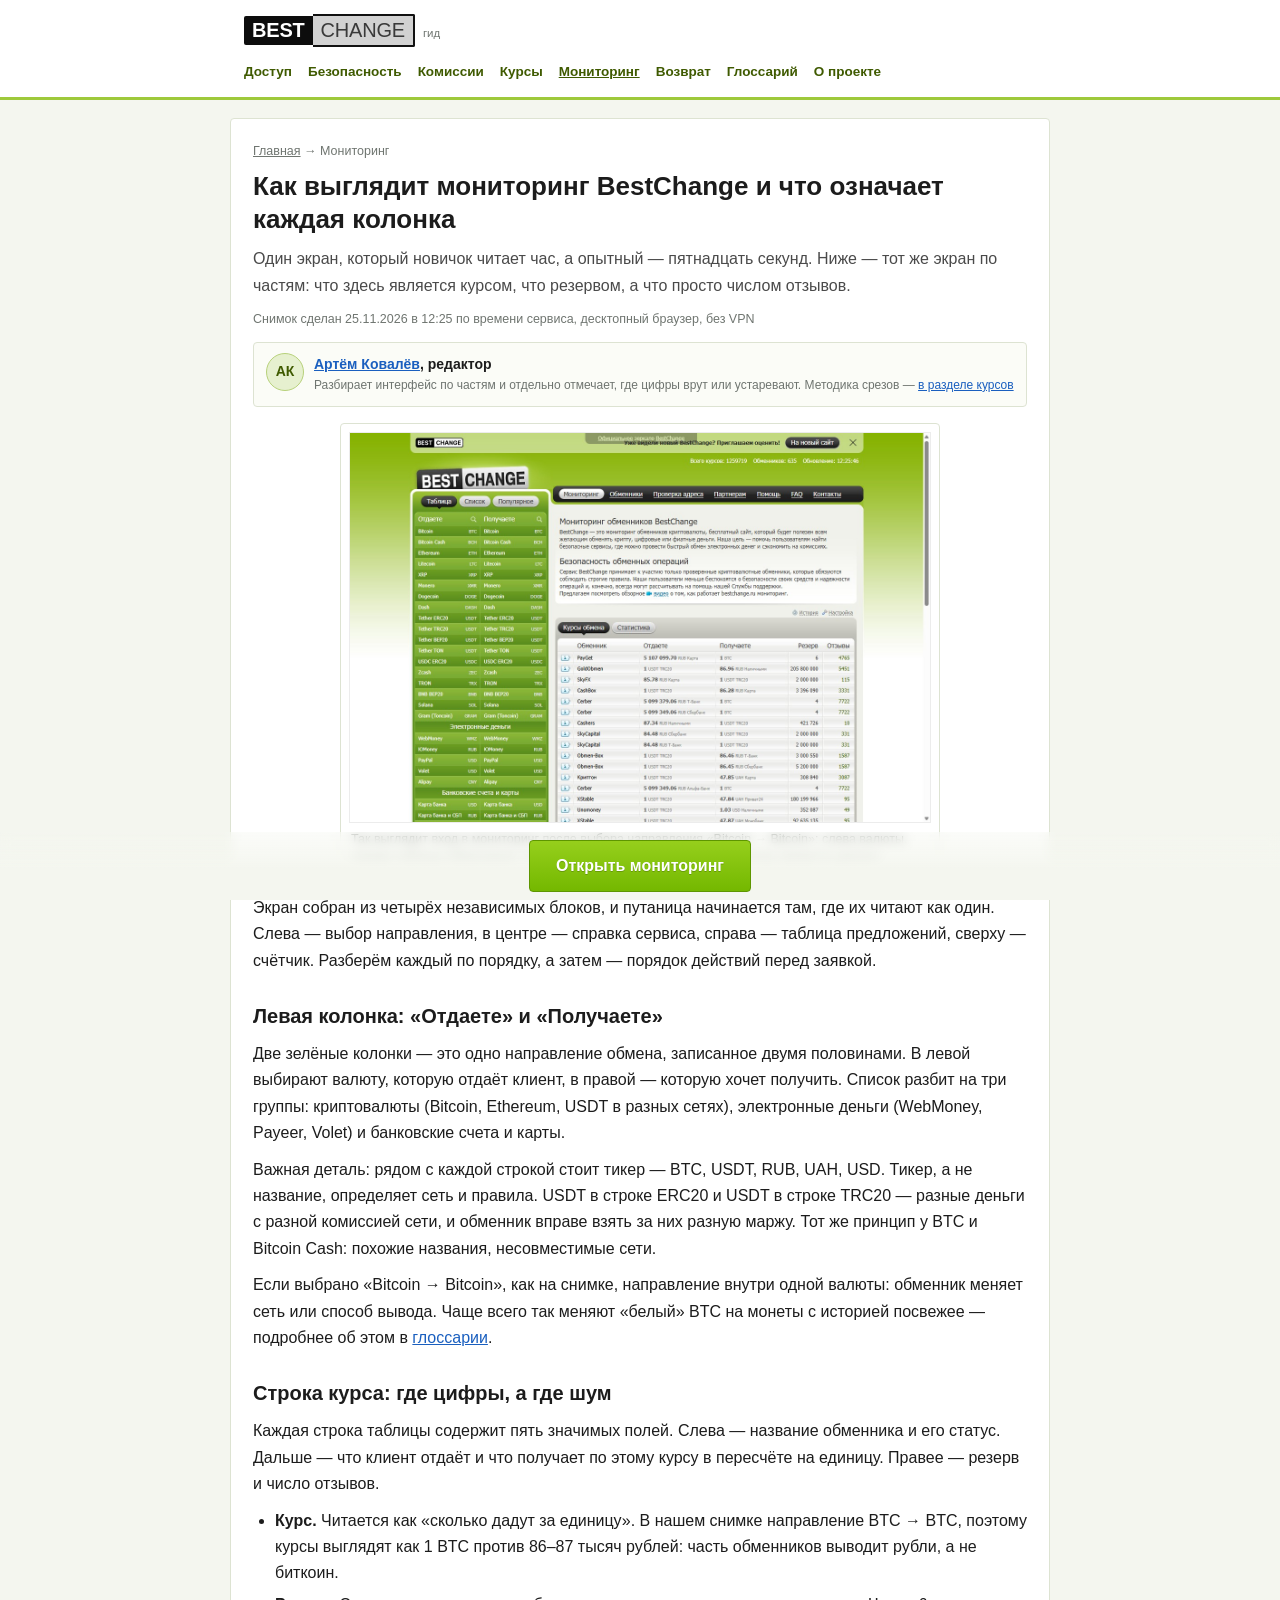
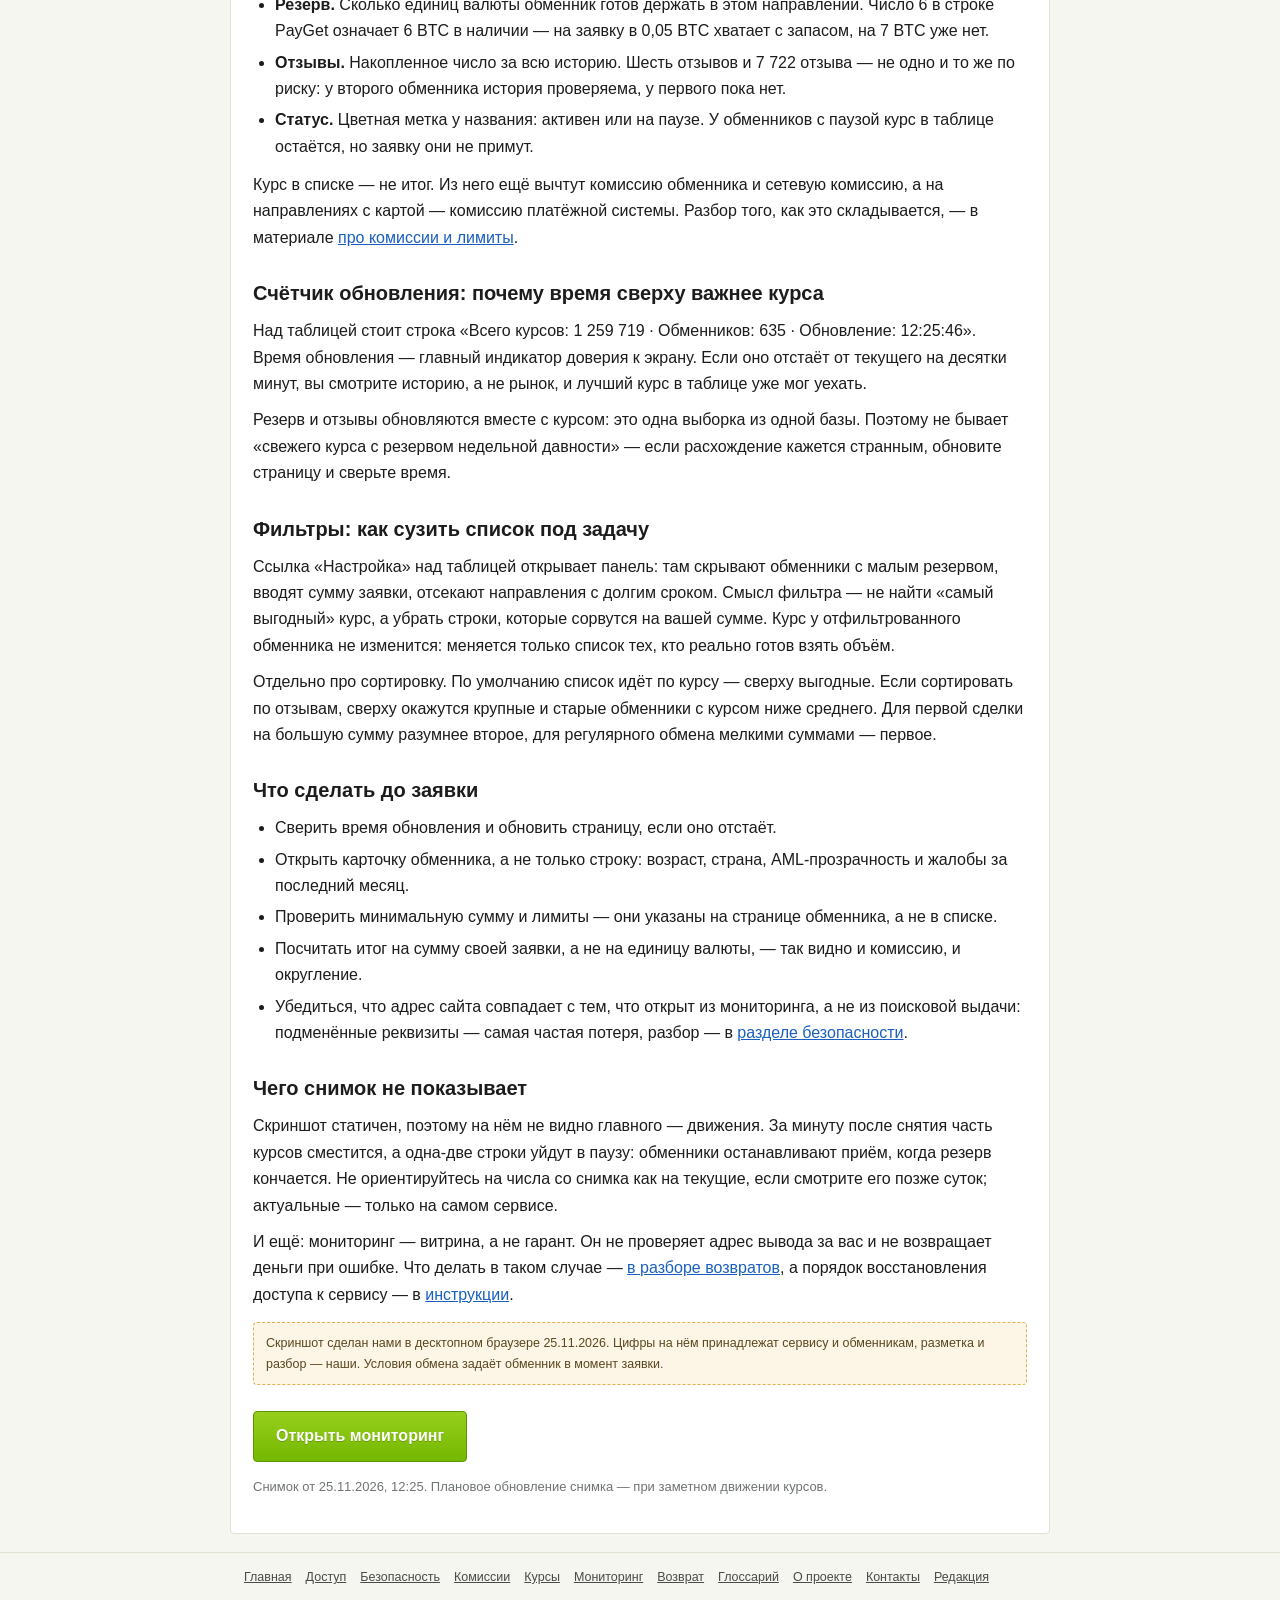
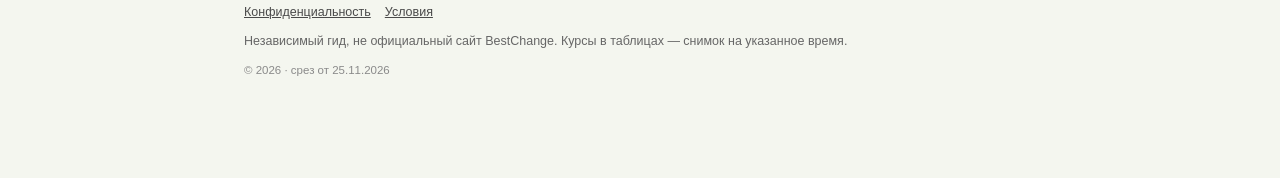
<file: monitoring.html>
<!doctype html>
<html lang="ru">
<head>
<meta charset="utf-8">
<meta name="viewport" content="width=device-width,initial-scale=1">
<title>Как выглядит мониторинг BestChange: разбор интерфейса и колонок</title>
<meta name="description" content="Скриншот главной мониторинга с разбором: что означают колонки «Отдаете», «Получаете», курс, резерв и отзывы, как читать счётчик обновления и что проверить до заявки.">
<link rel="canonical" href="https://bestchange-rus.github.io/monitoring.html">
<link rel="icon" type="image/x-icon" sizes="16x16" href="/favicon.ico">
<link rel="icon" type="image/png" sizes="400x400" href="/logo-bc.png">
<link rel="apple-touch-icon" href="/logo-bc.png">
<link rel="stylesheet" href="/style.css">
<meta property="og:type" content="article">
<meta property="og:title" content="Как выглядит мониторинг BestChange: разбор интерфейса">
<meta property="og:description" content="Спокойный разбор экрана мониторинга: колонки, счётчик обновления, резерв, отзывы и порядок проверки перед заявкой.">
<meta property="og:url" content="https://bestchange-rus.github.io/monitoring.html">
<meta property="og:image" content="https://bestchange-rus.github.io/img/monitor-2026.jpg">
<meta property="og:image:width" content="1280">
<meta property="og:image:height" content="860">
<meta property="og:image:alt" content="Экран мониторинга BestChange: слева список валют, справа таблица курсов с названиями обменников, курсом, резервом и отзывами">
<meta name="twitter:card" content="summary_large_image">
<meta name="twitter:image" content="https://bestchange-rus.github.io/img/monitor-2026.jpg">
<script type="application/ld+json">
{"@context":"https://schema.org","@type":"Article","headline":"Как выглядит мониторинг BestChange: разбор интерфейса и колонок","datePublished":"2026-11-25","dateModified":"2026-11-25","inLanguage":"ru","author":{"@type":"Person","name":"Артём Ковалёв","jobTitle":"редактор","url":"https://bestchange-rus.github.io/about.html#author"},"publisher":{"@type":"Organization","@id":"https://bestchange-rus.github.io/#org","name":"Проект-гид BestChange"},"mainEntityOfPage":"https://bestchange-rus.github.io/monitoring.html","image":{"@type":"ImageObject","contentUrl":"https://bestchange-rus.github.io/img/monitor-2026.jpg","name":"Экран мониторинга BestChange с таблицей курсов","caption":"Главная мониторинга: слева направления обмена, справа таблица с курсами, резервом и отзывами, сверху счётчик обновления курсов","width":1280,"height":860,"datePublished":"2026-11-25","author":{"@type":"Person","name":"Артём Ковалёв"},"creditText":"Проект-гид BestChange"}}
</script>
<script type="application/ld+json">
{"@context":"https://schema.org","@type":"BreadcrumbList","itemListElement":[{"@type":"ListItem","position":1,"name":"Главная","item":"https://bestchange-rus.github.io/"},{"@type":"ListItem","position":2,"name":"Мониторинг","item":"https://bestchange-rus.github.io/monitoring.html"}]}
</script>
</head>
<body class="has-sticky">
<header class="site"><div class="wrap">
  <a class="brand" href="/"><b>BEST</b><i>CHANGE</i><span class="tail">гид</span></a>
  <nav class="top">
    <a href="/guide.html">Доступ</a><a href="/security.html">Безопасность</a>
    <a href="/fees.html">Комиссии</a><a href="/rates.html">Курсы</a><a href="/monitoring.html" aria-current="page">Мониторинг</a><a href="/returns.html">Возврат</a><a href="/glossary.html">Глоссарий</a><a href="/about.html">О проекте</a>
  </nav>
</div></header>

<main class="wrap">
<p class="crumbs"><a href="/">Главная</a> → Мониторинг</p>
<h1>Как выглядит мониторинг BestChange и что означает каждая колонка</h1>
<p class="lead">Один экран, который новичок читает час, а опытный — пятнадцать секунд. Ниже — тот же экран по частям: что здесь является курсом, что резервом, а что просто числом отзывов.</p>
<p class="meta">Снимок сделан 25.11.2026 в 12:25 по времени сервиса, десктопный браузер, без VPN</p>

<div class="byline">
  <div class="avatar" aria-hidden="true">АК</div>
  <div>
    <p class="n"><a href="/about.html#author">Артём Ковалёв</a>, редактор</p>
    <p class="m">Разбирает интерфейс по частям и отдельно отмечает, где цифры врут или устаревают. Методика срезов — <a href="/rates.html#how">в разделе курсов</a></p>
  </div>
</div>

<figure class="shot">
  <img src="/img/monitor-2026.jpg" width="1280" height="860" alt="Главная страница мониторинга BestChange: слева зелёный список валют «Отдаете» и «Получаете», в центре описание сервиса, справа таблица курсов обмена с колонками обменник, отдаете, получаете, резерв и отзывы, сверху счётчик «Всего курсов» и время обновления 12:25:46">
  <figcaption>Так выглядит вход в мониторинг после выбора направления «Bitcoin → Bitcoin»: слева валюты, справа таблица обменников. Счётчик сверху — не реклама, а индикатор свежести данных.</figcaption>
</figure>

<p>Экран собран из четырёх независимых блоков, и путаница начинается там, где их читают как один. Слева — выбор направления, в центре — справка сервиса, справа — таблица предложений, сверху — счётчик. Разберём каждый по порядку, а затем — порядок действий перед заявкой.</p>

<h2 id="left">Левая колонка: «Отдаете» и «Получаете»</h2>
<p>Две зелёные колонки — это одно направление обмена, записанное двумя половинами. В левой выбирают валюту, которую отдаёт клиент, в правой — которую хочет получить. Список разбит на три группы: криптовалюты (Bitcoin, Ethereum, USDT в разных сетях), электронные деньги (WebMoney, Payeer, Volet) и банковские счета и карты.</p>
<p>Важная деталь: рядом с каждой строкой стоит тикер — BTC, USDT, RUB, UAH, USD. Тикер, а не название, определяет сеть и правила. USDT в строке ERC20 и USDT в строке TRC20 — разные деньги с разной комиссией сети, и обменник вправе взять за них разную маржу. Тот же принцип у BTC и Bitcoin Cash: похожие названия, несовместимые сети.</p>
<p>Если выбрано «Bitcoin → Bitcoin», как на снимке, направление внутри одной валюты: обменник меняет сеть или способ вывода. Чаще всего так меняют «белый» BTC на монеты с историей посвежее — подробнее об этом в <a href="/glossary.html">глоссарии</a>.</p>

<h2 id="rate">Строка курса: где цифры, а где шум</h2>
<p>Каждая строка таблицы содержит пять значимых полей. Слева — название обменника и его статус. Дальше — что клиент отдаёт и что получает по этому курсу в пересчёте на единицу. Правее — резерв и число отзывов.</p>
<ul>
<li><strong>Курс.</strong> Читается как «сколько дадут за единицу». В нашем снимке направление BTC → BTC, поэтому курсы выглядят как 1 BTC против 86–87 тысяч рублей: часть обменников выводит рубли, а не биткоин.</li>
<li><strong>Резерв.</strong> Сколько единиц валюты обменник готов держать в этом направлении. Число 6 в строке PayGet означает 6 BTC в наличии — на заявку в 0,05 BTC хватает с запасом, на 7 BTC уже нет.</li>
<li><strong>Отзывы.</strong> Накопленное число за всю историю. Шесть отзывов и 7 722 отзыва — не одно и то же по риску: у второго обменника история проверяема, у первого пока нет.</li>
<li><strong>Статус.</strong> Цветная метка у названия: активен или на паузе. У обменников с паузой курс в таблице остаётся, но заявку они не примут.</li>
</ul>
<p>Курс в списке — не итог. Из него ещё вычтут комиссию обменника и сетевую комиссию, а на направлениях с картой — комиссию платёжной системы. Разбор того, как это складывается, — в материале <a href="/fees.html">про комиссии и лимиты</a>.</p>

<h2 id="counter">Счётчик обновления: почему время сверху важнее курса</h2>
<p>Над таблицей стоит строка «Всего курсов: 1 259 719 · Обменников: 635 · Обновление: 12:25:46». Время обновления — главный индикатор доверия к экрану. Если оно отстаёт от текущего на десятки минут, вы смотрите историю, а не рынок, и лучший курс в таблице уже мог уехать.</p>
<p>Резерв и отзывы обновляются вместе с курсом: это одна выборка из одной базы. Поэтому не бывает «свежего курса с резервом недельной давности» — если расхождение кажется странным, обновите страницу и сверьте время.</p>

<h2 id="filters">Фильтры: как сузить список под задачу</h2>
<p>Ссылка «Настройка» над таблицей открывает панель: там скрывают обменники с малым резервом, вводят сумму заявки, отсекают направления с долгим сроком. Смысл фильтра — не найти «самый выгодный» курс, а убрать строки, которые сорвутся на вашей сумме. Курс у отфильтрованного обменника не изменится: меняется только список тех, кто реально готов взять объём.</p>
<p>Отдельно про сортировку. По умолчанию список идёт по курсу — сверху выгодные. Если сортировать по отзывам, сверху окажутся крупные и старые обменники с курсом ниже среднего. Для первой сделки на большую сумму разумнее второе, для регулярного обмена мелкими суммами — первое.</p>

<h2 id="check">Что сделать до заявки</h2>
<ul>
<li>Сверить время обновления и обновить страницу, если оно отстаёт.</li>
<li>Открыть карточку обменника, а не только строку: возраст, страна, AML-прозрачность и жалобы за последний месяц.</li>
<li>Проверить минимальную сумму и лимиты — они указаны на странице обменника, а не в списке.</li>
<li>Посчитать итог на сумму своей заявки, а не на единицу валюты, — так видно и комиссию, и округление.</li>
<li>Убедиться, что адрес сайта совпадает с тем, что открыт из мониторинга, а не из поисковой выдачи: подменённые реквизиты — самая частая потеря, разбор — в <a href="/security.html">разделе безопасности</a>.</li>
</ul>

<h2 id="miss">Чего снимок не показывает</h2>
<p>Скриншот статичен, поэтому на нём не видно главного — движения. За минуту после снятия часть курсов сместится, а одна-две строки уйдут в паузу: обменники останавливают приём, когда резерв кончается. Не ориентируйтесь на числа со снимка как на текущие, если смотрите его позже суток; актуальные — только на самом сервисе.</p>
<p>И ещё: мониторинг — витрина, а не гарант. Он не проверяет адрес вывода за вас и не возвращает деньги при ошибке. Что делать в таком случае — <a href="/returns.html">в разборе возвратов</a>, а порядок восстановления доступа к сервису — в <a href="/guide.html">инструкции</a>.</p>

<div class="disclosure">Скриншот сделан нами в десктопном браузере 25.11.2026. Цифры на нём принадлежат сервису и обменникам, разметка и разбор — наши. Условия обмена задаёт обменник в момент заявки.</div>

<p style="margin-top:20px"><a class="btn" href="https://www.bestchange.net/" rel="noopener">Открыть мониторинг</a></p>
<p class="small muted">Снимок от 25.11.2026, 12:25. Плановое обновление снимка — при заметном движении курсов.</p>
</main>

<footer class="site"><div class="wrap">
  <div class="cols"><a href="/">Главная</a><a href="/guide.html">Доступ</a><a href="/security.html">Безопасность</a><a href="/fees.html">Комиссии</a><a href="/rates.html">Курсы</a><a href="/monitoring.html">Мониторинг</a><a href="/returns.html">Возврат</a><a href="/glossary.html">Глоссарий</a><a href="/about.html">О проекте</a><a href="/contacts.html">Контакты</a><a href="/editorial.html">Редакция</a><a href="/privacy.html">Конфиденциальность</a><a href="/terms.html">Условия</a></div>
  <p>Независимый гид, не официальный сайт BestChange. Курсы в таблицах — снимок на указанное время.</p>
  <p class="small">© 2026 · срез от 25.11.2026</p>
</div></footer>
<div class="sticky"><a class="btn" href="https://www.bestchange.net/" rel="noopener">Открыть мониторинг</a></div>
</body>
</html>
</file>
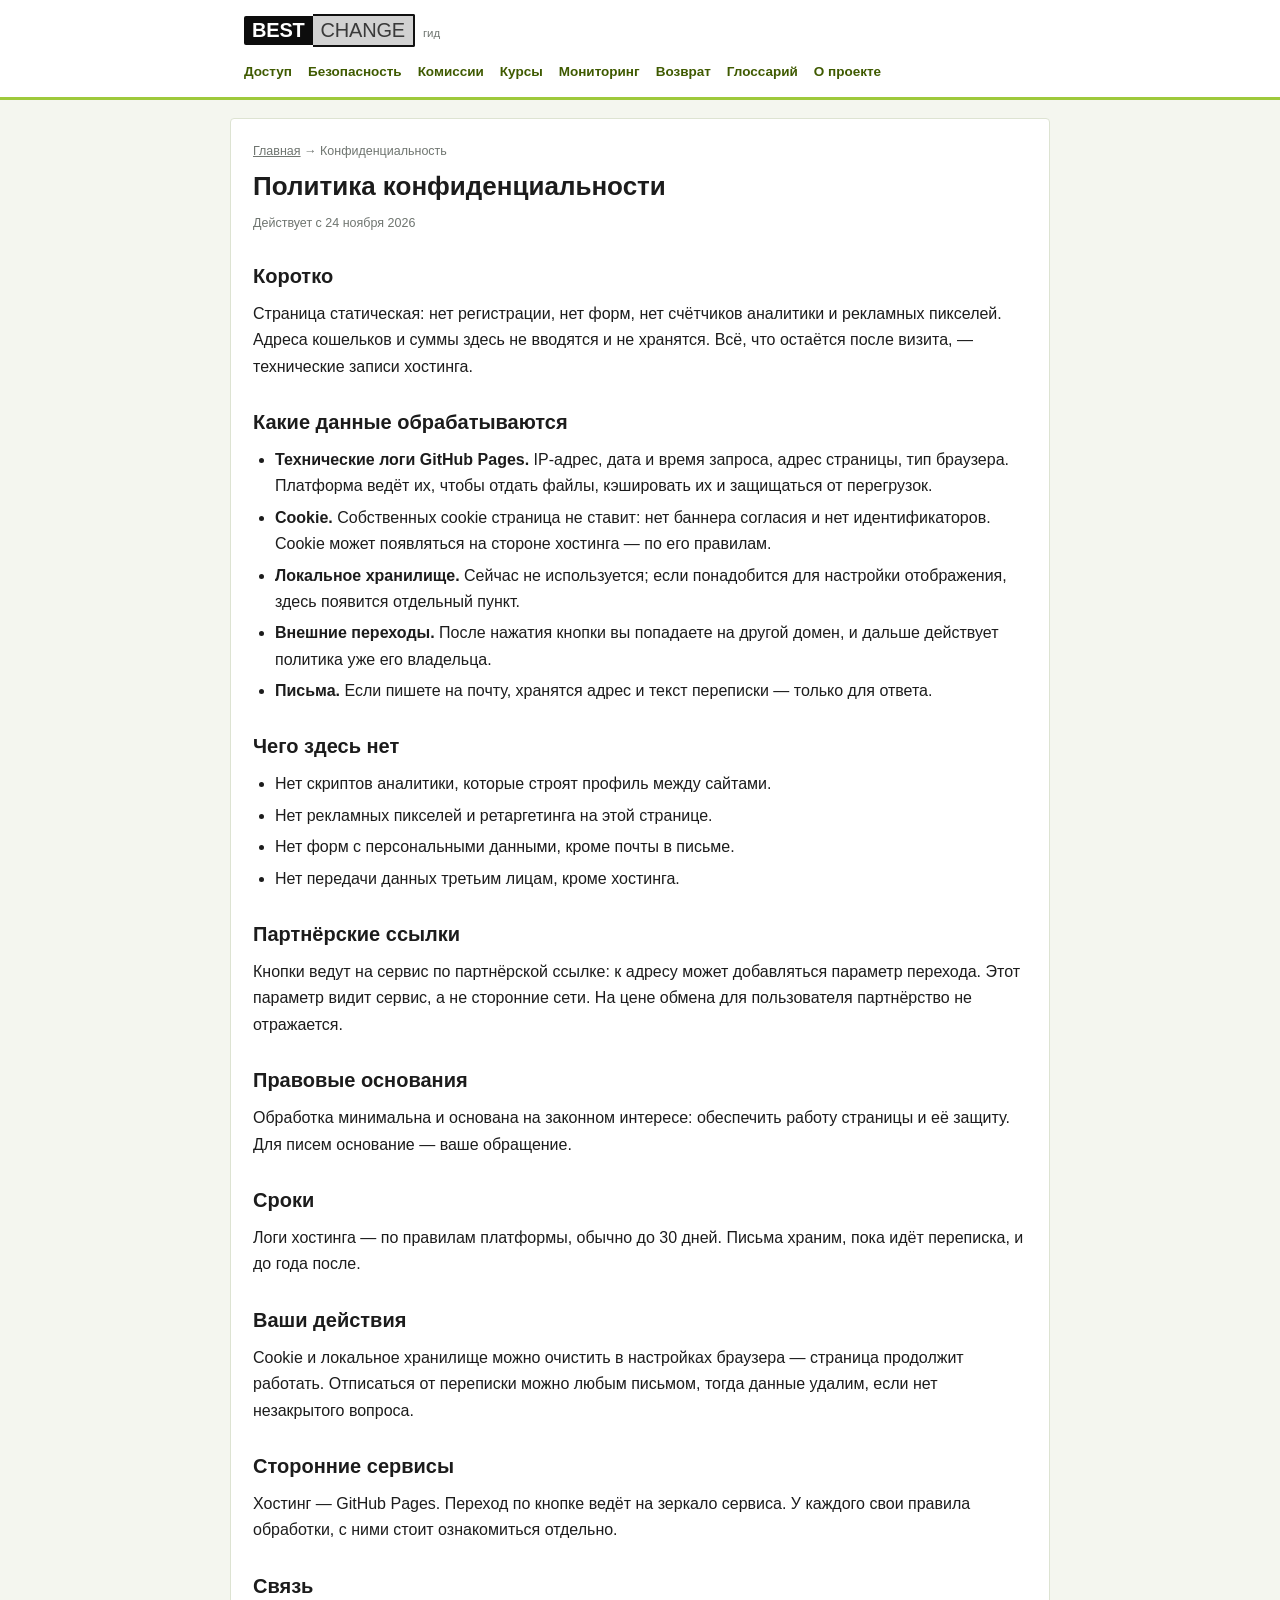
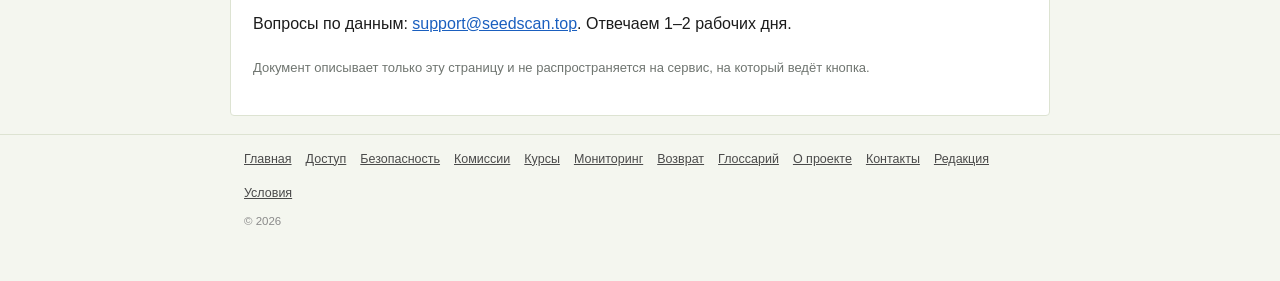
<file: privacy.html>
<!doctype html>
<html lang="ru">
<head>
<meta charset="utf-8">
<meta name="viewport" content="width=device-width,initial-scale=1">
<title>Политика конфиденциальности</title>
<meta name="description" content="Какие данные собирает страница, зачем нужны cookie и локальное хранилище, какие сервисы используются и как отключить хранение.">
<link rel="canonical" href="https://bestchange-rus.github.io/privacy.html">
<link rel="icon" type="image/x-icon" sizes="16x16" href="/favicon.ico">
<link rel="icon" type="image/png" sizes="400x400" href="/logo-bc.png">
<link rel="apple-touch-icon" href="/logo-bc.png">
<link rel="stylesheet" href="/style.css">
</head>
<body>
<header class="site"><div class="wrap">
  <a class="brand" href="/"><b>BEST</b><i>CHANGE</i><span class="tail">гид</span></a>
  <nav class="top">
    <a href="/guide.html">Доступ</a><a href="/security.html">Безопасность</a>
    <a href="/fees.html">Комиссии</a><a href="/rates.html">Курсы</a><a href="/monitoring.html">Мониторинг</a><a href="/returns.html">Возврат</a><a href="/glossary.html">Глоссарий</a><a href="/about.html">О проекте</a>
  </nav>
</div></header>

<main class="wrap">
<p class="crumbs"><a href="/">Главная</a> → Конфиденциальность</p>
<h1>Политика конфиденциальности</h1>
<p class="meta">Действует с 24 ноября 2026</p>

<h2>Коротко</h2>
<p>Страница статическая: нет регистрации, нет форм, нет счётчиков аналитики и рекламных пикселей. Адреса кошельков и суммы здесь не вводятся и не хранятся. Всё, что остаётся после визита, — технические записи хостинга.</p>

<h2>Какие данные обрабатываются</h2>
<ul>
<li><strong>Технические логи GitHub Pages.</strong> IP-адрес, дата и время запроса, адрес страницы, тип браузера. Платформа ведёт их, чтобы отдать файлы, кэшировать их и защищаться от перегрузок.</li>
<li><strong>Cookie.</strong> Собственных cookie страница не ставит: нет баннера согласия и нет идентификаторов. Cookie может появляться на стороне хостинга — по его правилам.</li>
<li><strong>Локальное хранилище.</strong> Сейчас не используется; если понадобится для настройки отображения, здесь появится отдельный пункт.</li>
<li><strong>Внешние переходы.</strong> После нажатия кнопки вы попадаете на другой домен, и дальше действует политика уже его владельца.</li>
<li><strong>Письма.</strong> Если пишете на почту, хранятся адрес и текст переписки — только для ответа.</li>
</ul>

<h2>Чего здесь нет</h2>
<ul>
<li>Нет скриптов аналитики, которые строят профиль между сайтами.</li>
<li>Нет рекламных пикселей и ретаргетинга на этой странице.</li>
<li>Нет форм с персональными данными, кроме почты в письме.</li>
<li>Нет передачи данных третьим лицам, кроме хостинга.</li>
</ul>

<h2>Партнёрские ссылки</h2>
<p>Кнопки ведут на сервис по партнёрской ссылке: к адресу может добавляться параметр перехода. Этот параметр видит сервис, а не сторонние сети. На цене обмена для пользователя партнёрство не отражается.</p>

<h2>Правовые основания</h2>
<p>Обработка минимальна и основана на законном интересе: обеспечить работу страницы и её защиту. Для писем основание — ваше обращение.</p>

<h2>Сроки</h2>
<p>Логи хостинга — по правилам платформы, обычно до 30 дней. Письма храним, пока идёт переписка, и до года после.</p>

<h2>Ваши действия</h2>
<p>Cookie и локальное хранилище можно очистить в настройках браузера — страница продолжит работать. Отписаться от переписки можно любым письмом, тогда данные удалим, если нет незакрытого вопроса.</p>

<h2>Сторонние сервисы</h2>
<p>Хостинг — GitHub Pages. Переход по кнопке ведёт на зеркало сервиса. У каждого свои правила обработки, с ними стоит ознакомиться отдельно.</p>

<h2>Связь</h2>
<p>Вопросы по данным: <a href="mailto:support@seedscan.top">support@seedscan.top</a>. Отвечаем 1–2 рабочих дня.</p>

<p class="small muted" style="margin-top:20px">Документ описывает только эту страницу и не распространяется на сервис, на который ведёт кнопка.</p>
</main>

<footer class="site"><div class="wrap">
  <div class="cols"><a href="/">Главная</a><a href="/guide.html">Доступ</a><a href="/security.html">Безопасность</a><a href="/fees.html">Комиссии</a><a href="/rates.html">Курсы</a><a href="/monitoring.html">Мониторинг</a><a href="/returns.html">Возврат</a><a href="/glossary.html">Глоссарий</a><a href="/about.html">О проекте</a><a href="/contacts.html">Контакты</a><a href="/editorial.html">Редакция</a><a href="/terms.html">Условия</a></div>
  <p class="small">© 2026</p>
</div></footer>
</body>
</html>
</file>
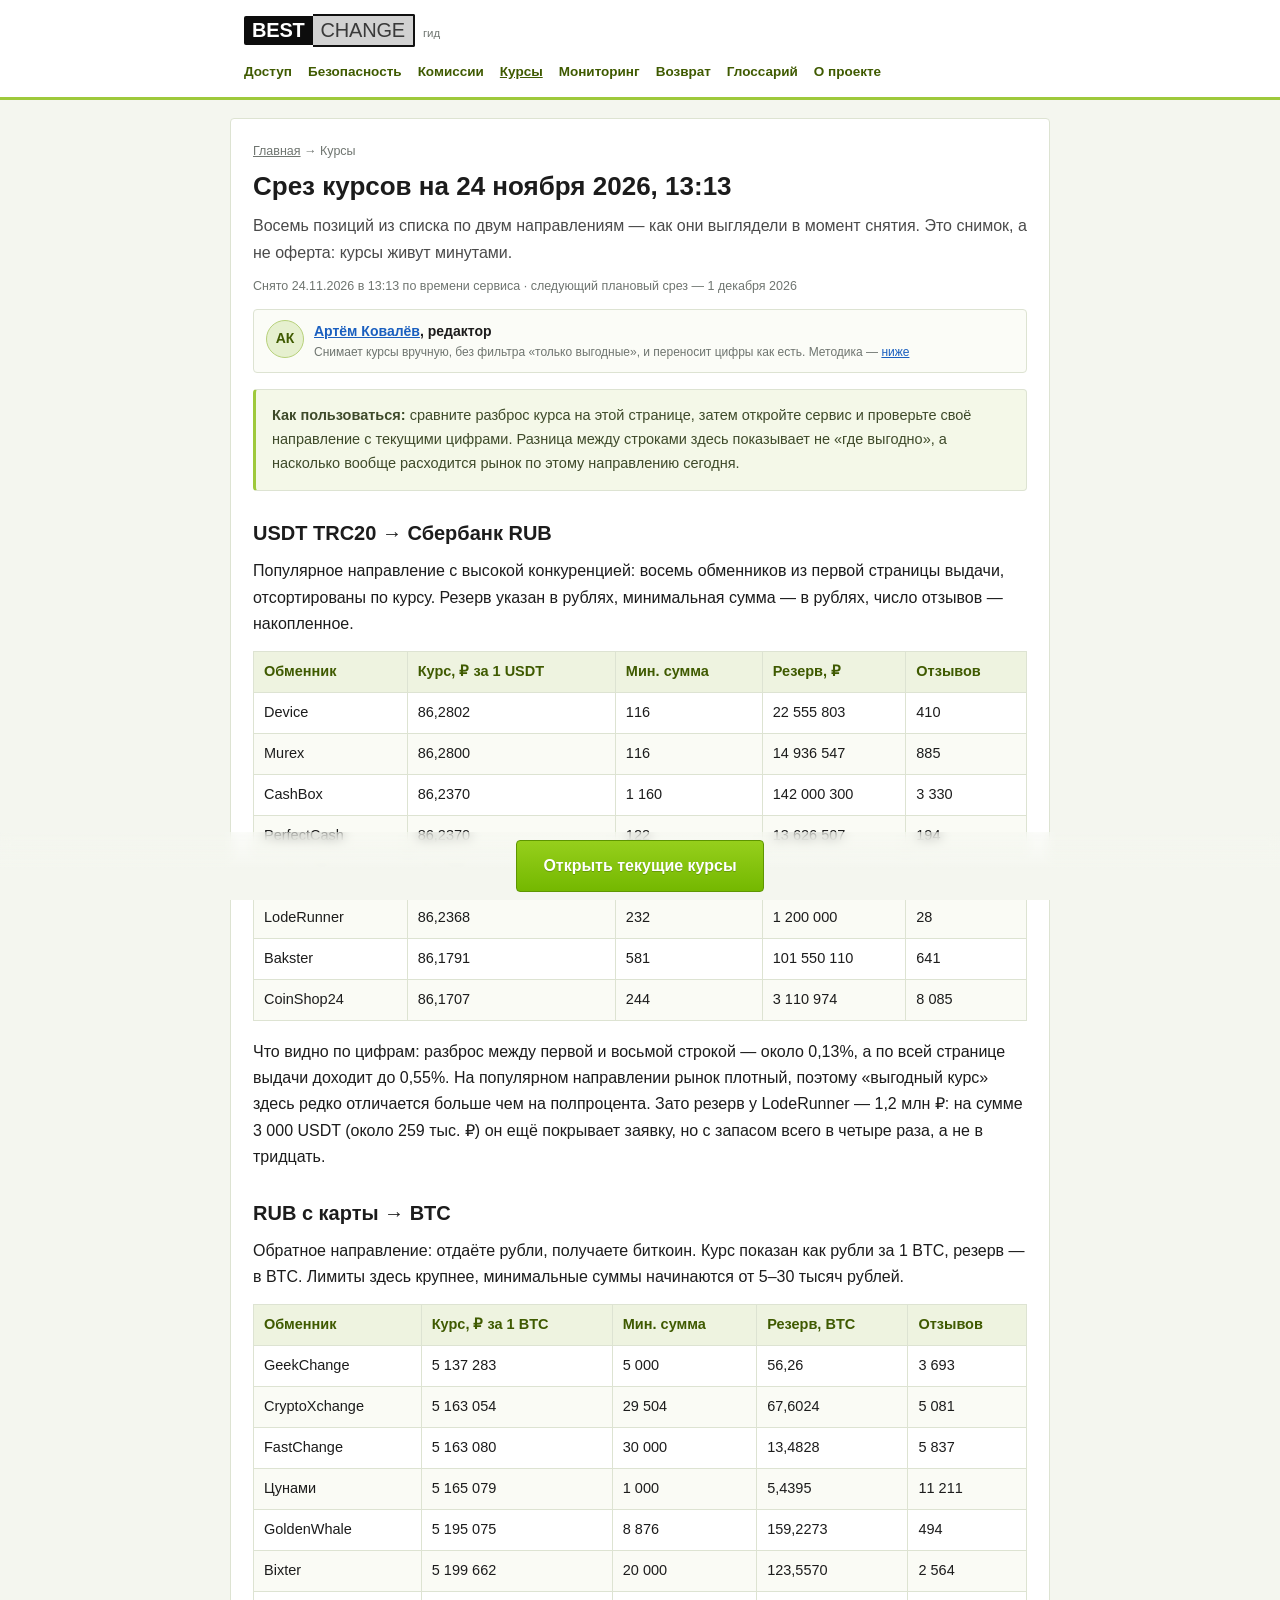
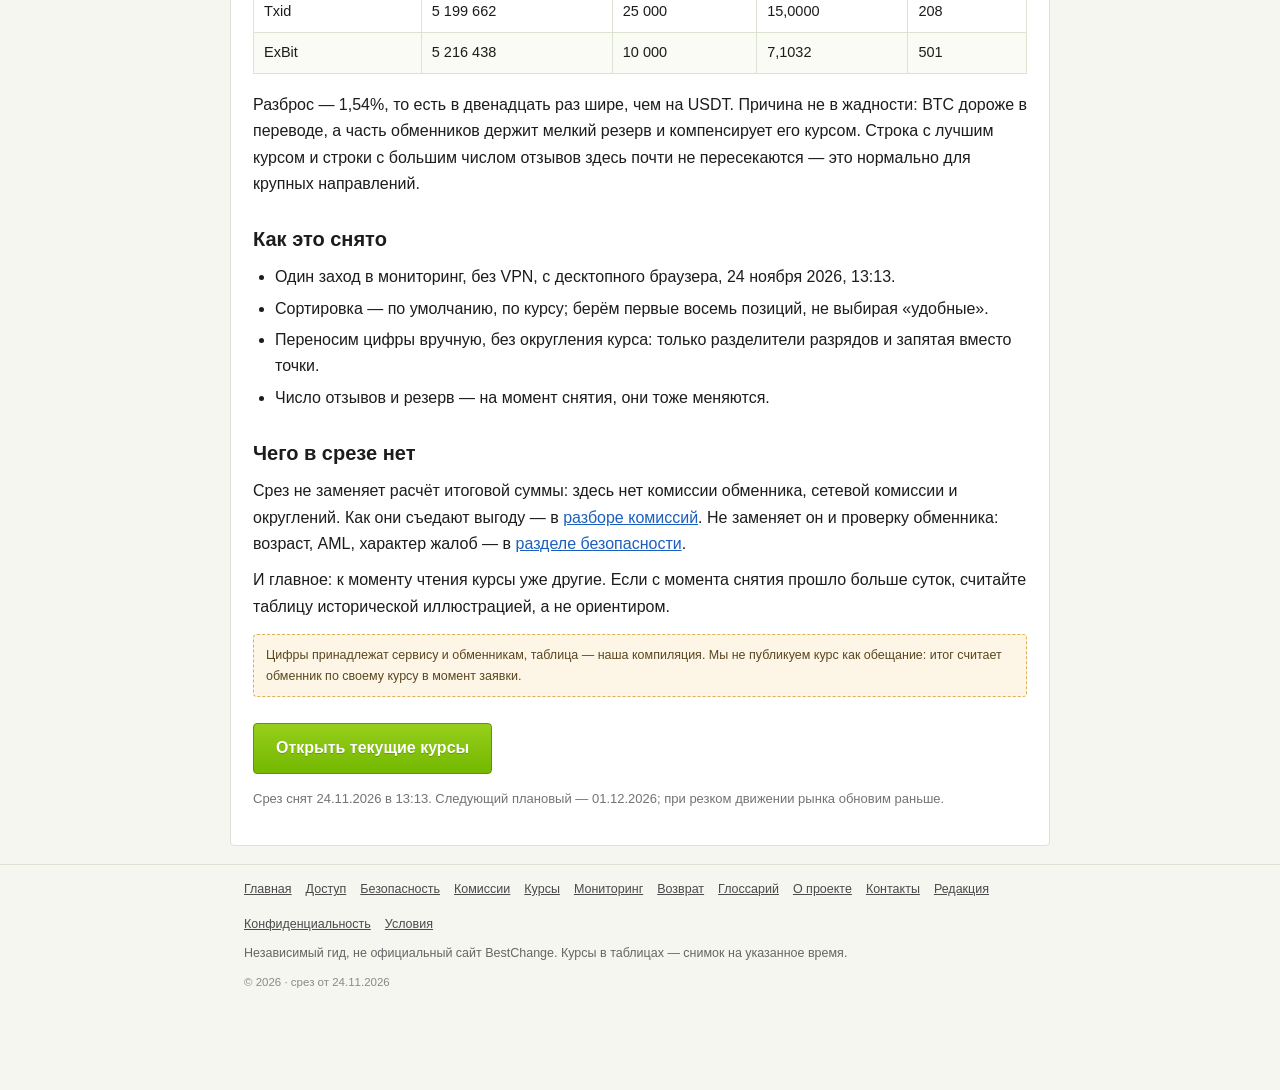
<file: rates.html>
<!doctype html>
<html lang="ru">
<head>
<meta charset="utf-8">
<meta name="viewport" content="width=device-width,initial-scale=1">
<title>Срез курсов 24.11.2026: USDT TRC20 → Сбербанк и RUB → BTC</title>
<meta name="description" content="Ручной срез курсов обменников на 24 ноября 2026: USDT TRC20 на Сбербанк и рубли с карты на BTC. Курсы, минимальные суммы, резервы и число отзывов с указанием времени снятия.">
<link rel="canonical" href="https://bestchange-rus.github.io/rates.html">
<link rel="icon" type="image/x-icon" sizes="16x16" href="/favicon.ico">
<link rel="icon" type="image/png" sizes="400x400" href="/logo-bc.png">
<link rel="apple-touch-icon" href="/logo-bc.png">
<link rel="stylesheet" href="/style.css">
<script type="application/ld+json">
{"@context":"https://schema.org","@type":"Article","headline":"Срез курсов на 24.11.2026","datePublished":"2026-11-24","dateModified":"2026-11-24","inLanguage":"ru","author":{"@type":"Person","name":"Артём Ковалёв","jobTitle":"редактор","url":"https://bestchange-rus.github.io/about.html#author"},"publisher":{"@type":"Organization","@id":"https://bestchange-rus.github.io/#org","name":"Проект-гид BestChange"},"mainEntityOfPage":"https://bestchange-rus.github.io/rates.html"}
</script>
<script type="application/ld+json">
{"@context":"https://schema.org","@type":"BreadcrumbList","itemListElement":[{"@type":"ListItem","position":1,"name":"Главная","item":"https://bestchange-rus.github.io/"},{"@type":"ListItem","position":2,"name":"Курсы","item":"https://bestchange-rus.github.io/rates.html"}]}
</script>
</head>
<body class="has-sticky">
<header class="site"><div class="wrap">
  <a class="brand" href="/"><b>BEST</b><i>CHANGE</i><span class="tail">гид</span></a>
  <nav class="top">
    <a href="/guide.html">Доступ</a><a href="/security.html">Безопасность</a>
    <a href="/fees.html">Комиссии</a><a href="/rates.html" aria-current="page">Курсы</a><a href="/monitoring.html">Мониторинг</a><a href="/returns.html">Возврат</a><a href="/glossary.html">Глоссарий</a><a href="/about.html">О проекте</a>
  </nav>
</div></header>

<main class="wrap">
<p class="crumbs"><a href="/">Главная</a> → Курсы</p>
<h1>Срез курсов на 24 ноября 2026, 13:13</h1>
<p class="lead">Восемь позиций из списка по двум направлениям — как они выглядели в момент снятия. Это снимок, а не оферта: курсы живут минутами.</p>
<p class="meta">Снято 24.11.2026 в 13:13 по времени сервиса · следующий плановый срез — 1 декабря 2026</p>

<div class="byline">
  <div class="avatar" aria-hidden="true">АК</div>
  <div>
    <p class="n"><a href="/about.html#author">Артём Ковалёв</a>, редактор</p>
    <p class="m">Снимает курсы вручную, без фильтра «только выгодные», и переносит цифры как есть. Методика — <a href="#how">ниже</a></p>
  </div>
</div>

<div class="card note"><p style="margin:0"><strong>Как пользоваться:</strong> сравните разброс курса на этой странице, затем откройте сервис и проверьте своё направление с текущими цифрами. Разница между строками здесь показывает не «где выгодно», а насколько вообще расходится рынок по этому направлению сегодня.</p></div>

<h2 id="usdt">USDT TRC20 → Сбербанк RUB</h2>
<p>Популярное направление с высокой конкуренцией: восемь обменников из первой страницы выдачи, отсортированы по курсу. Резерв указан в рублях, минимальная сумма — в рублях, число отзывов — накопленное.</p>
<table>
  <thead><tr><th>Обменник</th><th>Курс, ₽ за 1 USDT</th><th>Мин. сумма</th><th>Резерв, ₽</th><th>Отзывов</th></tr></thead>
  <tbody>
    <tr><td>Device</td><td>86,2802</td><td>116</td><td>22 555 803</td><td>410</td></tr>
    <tr><td>Murex</td><td>86,2800</td><td>116</td><td>14 936 547</td><td>885</td></tr>
    <tr><td>CashBox</td><td>86,2370</td><td>1 160</td><td>142 000 300</td><td>3 330</td></tr>
    <tr><td>PerfectCash</td><td>86,2370</td><td>122</td><td>13 626 507</td><td>194</td></tr>
    <tr><td>GoldenWhale</td><td>86,2368</td><td>250</td><td>141 140 741</td><td>494</td></tr>
    <tr><td>LodeRunner</td><td>86,2368</td><td>232</td><td>1 200 000</td><td>28</td></tr>
    <tr><td>Bakster</td><td>86,1791</td><td>581</td><td>101 550 110</td><td>641</td></tr>
    <tr><td>CoinShop24</td><td>86,1707</td><td>244</td><td>3 110 974</td><td>8 085</td></tr>
  </tbody>
</table>
<p>Что видно по цифрам: разброс между первой и восьмой строкой — около 0,13%, а по всей странице выдачи доходит до 0,55%. На популярном направлении рынок плотный, поэтому «выгодный курс» здесь редко отличается больше чем на полпроцента. Зато резерв у LodeRunner — 1,2 млн ₽: на сумме 3 000 USDT (около 259 тыс. ₽) он ещё покрывает заявку, но с запасом всего в четыре раза, а не в тридцать.</p>

<h2 id="btc">RUB с карты → BTC</h2>
<p>Обратное направление: отдаёте рубли, получаете биткоин. Курс показан как рубли за 1 BTC, резерв — в BTC. Лимиты здесь крупнее, минимальные суммы начинаются от 5–30 тысяч рублей.</p>
<table>
  <thead><tr><th>Обменник</th><th>Курс, ₽ за 1 BTC</th><th>Мин. сумма</th><th>Резерв, BTC</th><th>Отзывов</th></tr></thead>
  <tbody>
    <tr><td>GeekChange</td><td>5 137 283</td><td>5 000</td><td>56,26</td><td>3 693</td></tr>
    <tr><td>CryptoXchange</td><td>5 163 054</td><td>29 504</td><td>67,6024</td><td>5 081</td></tr>
    <tr><td>FastChange</td><td>5 163 080</td><td>30 000</td><td>13,4828</td><td>5 837</td></tr>
    <tr><td>Цунами</td><td>5 165 079</td><td>1 000</td><td>5,4395</td><td>11 211</td></tr>
    <tr><td>GoldenWhale</td><td>5 195 075</td><td>8 876</td><td>159,2273</td><td>494</td></tr>
    <tr><td>Bixter</td><td>5 199 662</td><td>20 000</td><td>123,5570</td><td>2 564</td></tr>
    <tr><td>Txid</td><td>5 199 662</td><td>25 000</td><td>15,0000</td><td>208</td></tr>
    <tr><td>ExBit</td><td>5 216 438</td><td>10 000</td><td>7,1032</td><td>501</td></tr>
  </tbody>
</table>
<p>Разброс — 1,54%, то есть в двенадцать раз шире, чем на USDT. Причина не в жадности: BTC дороже в переводе, а часть обменников держит мелкий резерв и компенсирует его курсом. Строка с лучшим курсом и строки с большим числом отзывов здесь почти не пересекаются — это нормально для крупных направлений.</p>

<h2 id="how">Как это снято</h2>
<ul>
<li>Один заход в мониторинг, без VPN, с десктопного браузера, 24 ноября 2026, 13:13.</li>
<li>Сортировка — по умолчанию, по курсу; берём первые восемь позиций, не выбирая «удобные».</li>
<li>Переносим цифры вручную, без округления курса: только разделители разрядов и запятая вместо точки.</li>
<li>Число отзывов и резерв — на момент снятия, они тоже меняются.</li>
</ul>

<h2 id="limits">Чего в срезе нет</h2>
<p>Срез не заменяет расчёт итоговой суммы: здесь нет комиссии обменника, сетевой комиссии и округлений. Как они съедают выгоду — в <a href="/fees.html">разборе комиссий</a>. Не заменяет он и проверку обменника: возраст, AML, характер жалоб — в <a href="/security.html">разделе безопасности</a>.</p>
<p>И главное: к моменту чтения курсы уже другие. Если с момента снятия прошло больше суток, считайте таблицу исторической иллюстрацией, а не ориентиром.</p>

<div class="disclosure">Цифры принадлежат сервису и обменникам, таблица — наша компиляция. Мы не публикуем курс как обещание: итог считает обменник по своему курсу в момент заявки.</div>

<p style="margin-top:20px"><a class="btn" href="https://www.bestchange.net/" rel="noopener">Открыть текущие курсы</a></p>
<p class="small muted">Срез снят 24.11.2026 в 13:13. Следующий плановый — 01.12.2026; при резком движении рынка обновим раньше.</p>
</main>

<footer class="site"><div class="wrap">
  <div class="cols"><a href="/">Главная</a><a href="/guide.html">Доступ</a><a href="/security.html">Безопасность</a><a href="/fees.html">Комиссии</a><a href="/rates.html">Курсы</a><a href="/monitoring.html">Мониторинг</a><a href="/returns.html">Возврат</a><a href="/glossary.html">Глоссарий</a><a href="/about.html">О проекте</a><a href="/contacts.html">Контакты</a><a href="/editorial.html">Редакция</a><a href="/privacy.html">Конфиденциальность</a><a href="/terms.html">Условия</a></div>
  <p>Независимый гид, не официальный сайт BestChange. Курсы в таблицах — снимок на указанное время.</p>
  <p class="small">© 2026 · срез от 24.11.2026</p>
</div></footer>
<div class="sticky"><a class="btn" href="https://www.bestchange.net/" rel="noopener">Открыть текущие курсы</a></div>
</body>
</html>
</file>
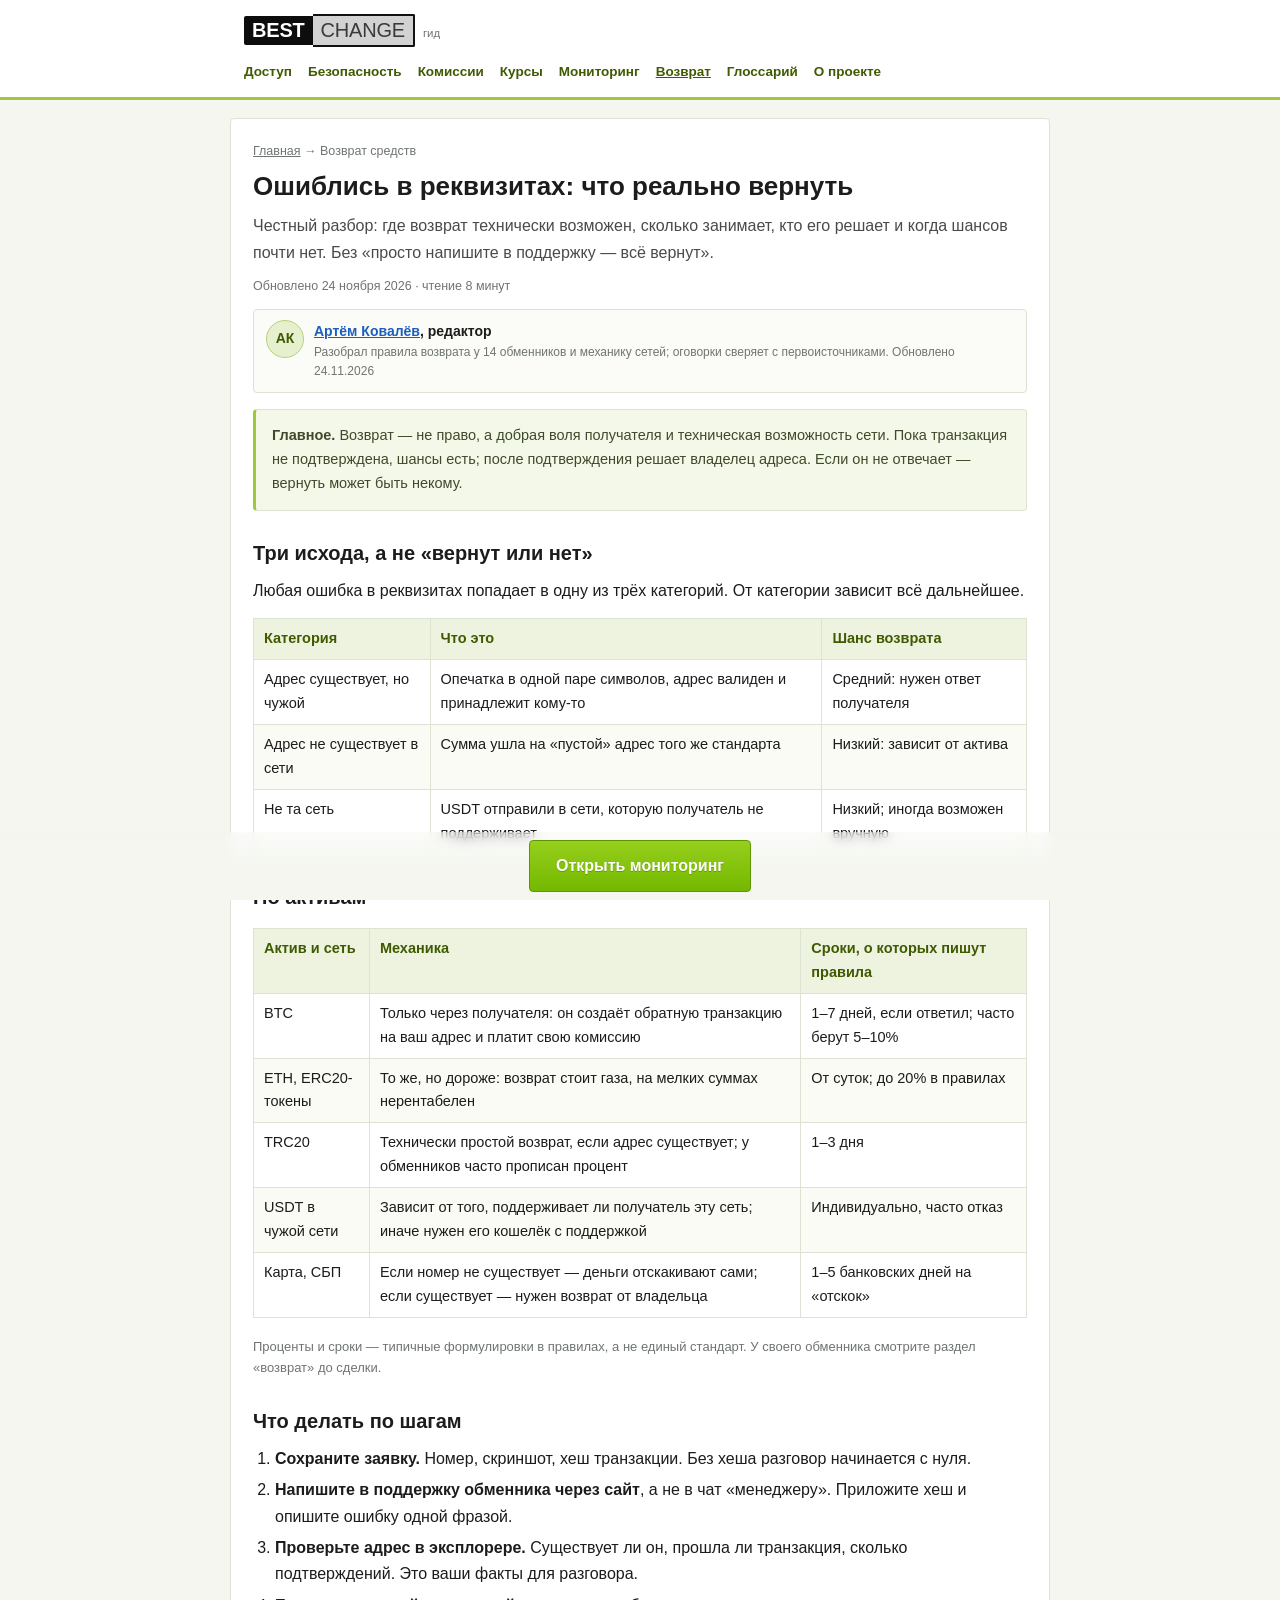
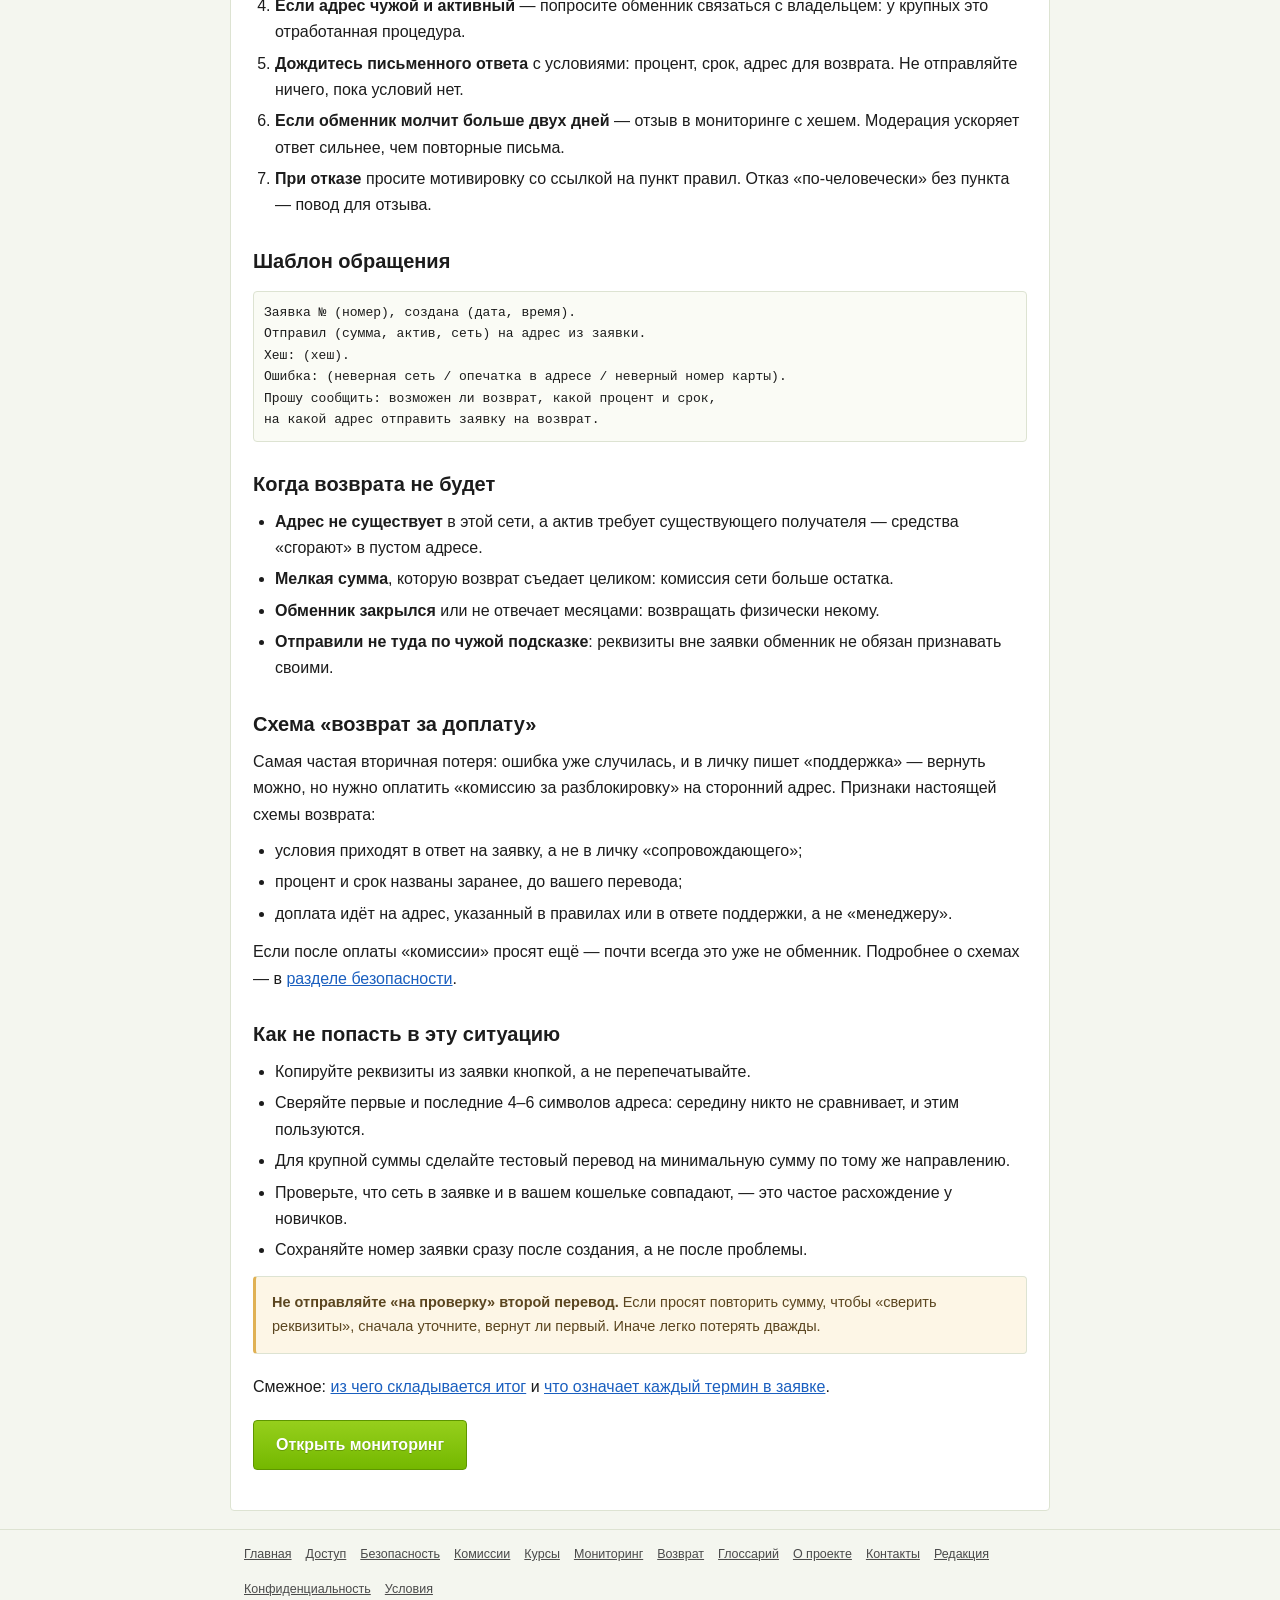
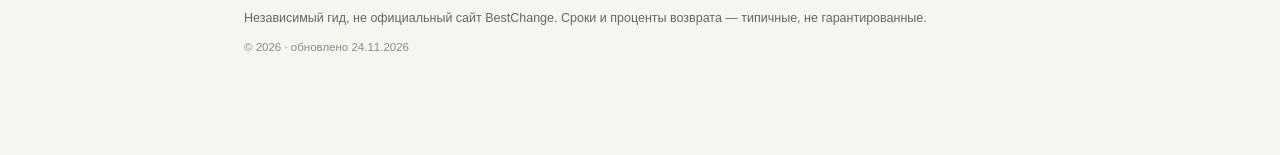
<file: returns.html>
<!doctype html>
<html lang="ru">
<head>
<meta charset="utf-8">
<meta name="viewport" content="width=device-width,initial-scale=1">
<title>Возврат средств при ошибке в реквизитах: что возможно по сетям</title>
<meta name="description" content="Ошиблись в адресе или номере карты: что реально можно вернуть по BTC, ETH, TRC20 и фиату, за какие сроки, кто решает и что писать в поддержку. Шаблон обращения и признаки схемы с «доплатой за возврат».">
<link rel="canonical" href="https://bestchange-rus.github.io/returns.html">
<link rel="icon" type="image/x-icon" sizes="16x16" href="/favicon.ico">
<link rel="icon" type="image/png" sizes="400x400" href="/logo-bc.png">
<link rel="apple-touch-icon" href="/logo-bc.png">
<link rel="stylesheet" href="/style.css">
<script type="application/ld+json">
{"@context":"https://schema.org","@type":"Article","headline":"Возврат средств при ошибке в реквизитах","datePublished":"2026-11-24","dateModified":"2026-11-24","inLanguage":"ru","author":{"@type":"Person","name":"Артём Ковалёв","jobTitle":"редактор","url":"https://bestchange-rus.github.io/about.html#author"},"publisher":{"@type":"Organization","@id":"https://bestchange-rus.github.io/#org","name":"Проект-гид BestChange"},"mainEntityOfPage":"https://bestchange-rus.github.io/returns.html"}
</script>
<script type="application/ld+json">
{"@context":"https://schema.org","@type":"BreadcrumbList","itemListElement":[{"@type":"ListItem","position":1,"name":"Главная","item":"https://bestchange-rus.github.io/"},{"@type":"ListItem","position":2,"name":"Возврат средств","item":"https://bestchange-rus.github.io/returns.html"}]}
</script>
</head>
<body class="has-sticky">
<header class="site"><div class="wrap">
  <a class="brand" href="/"><b>BEST</b><i>CHANGE</i><span class="tail">гид</span></a>
  <nav class="top">
    <a href="/guide.html">Доступ</a><a href="/security.html">Безопасность</a>
    <a href="/fees.html">Комиссии</a><a href="/rates.html">Курсы</a><a href="/monitoring.html">Мониторинг</a><a href="/returns.html" aria-current="page">Возврат</a><a href="/glossary.html">Глоссарий</a><a href="/about.html">О проекте</a>
  </nav>
</div></header>

<main class="wrap">
<p class="crumbs"><a href="/">Главная</a> → Возврат средств</p>
<h1>Ошиблись в реквизитах: что реально вернуть</h1>
<p class="lead">Честный разбор: где возврат технически возможен, сколько занимает, кто его решает и когда шансов почти нет. Без «просто напишите в поддержку — всё вернут».</p>
<p class="meta">Обновлено 24 ноября 2026 · чтение 8 минут</p>

<div class="byline">
  <div class="avatar" aria-hidden="true">АК</div>
  <div>
    <p class="n"><a href="/about.html#author">Артём Ковалёв</a>, редактор</p>
    <p class="m">Разобрал правила возврата у 14 обменников и механику сетей; оговорки сверяет с первоисточниками. Обновлено 24.11.2026</p>
  </div>
</div>

<div class="card note"><p style="margin:0"><strong>Главное.</strong> Возврат — не право, а добрая воля получателя и техническая возможность сети. Пока транзакция не подтверждена, шансы есть; после подтверждения решает владелец адреса. Если он не отвечает — вернуть может быть некому.</p></div>

<h2>Три исхода, а не «вернут или нет»</h2>
<p>Любая ошибка в реквизитах попадает в одну из трёх категорий. От категории зависит всё дальнейшее.</p>
<table>
  <thead><tr><th>Категория</th><th>Что это</th><th>Шанс возврата</th></tr></thead>
  <tbody>
    <tr><td>Адрес существует, но чужой</td><td>Опечатка в одной паре символов, адрес валиден и принадлежит кому-то</td><td>Средний: нужен ответ получателя</td></tr>
    <tr><td>Адрес не существует в сети</td><td>Сумма ушла на «пустой» адрес того же стандарта</td><td>Низкий: зависит от актива</td></tr>
    <tr><td>Не та сеть</td><td>USDT отправили в сети, которую получатель не поддерживает</td><td>Низкий; иногда возможен вручную</td></tr>
  </tbody>
</table>

<h2>По активам</h2>
<table>
  <thead><tr><th>Актив и сеть</th><th>Механика</th><th>Сроки, о которых пишут правила</th></tr></thead>
  <tbody>
    <tr><td>BTC</td><td>Только через получателя: он создаёт обратную транзакцию на ваш адрес и платит свою комиссию</td><td>1–7 дней, если ответил; часто берут 5–10%</td></tr>
    <tr><td>ETH, ERC20-токены</td><td>То же, но дороже: возврат стоит газа, на мелких суммах нерентабелен</td><td>От суток; до 20% в правилах</td></tr>
    <tr><td>TRC20</td><td>Технически простой возврат, если адрес существует; у обменников часто прописан процент</td><td>1–3 дня</td></tr>
    <tr><td>USDT в чужой сети</td><td>Зависит от того, поддерживает ли получатель эту сеть; иначе нужен его кошелёк с поддержкой</td><td>Индивидуально, часто отказ</td></tr>
    <tr><td>Карта, СБП</td><td>Если номер не существует — деньги отскакивают сами; если существует — нужен возврат от владельца</td><td>1–5 банковских дней на «отскок»</td></tr>
  </tbody>
</table>
<p class="small muted">Проценты и сроки — типичные формулировки в правилах, а не единый стандарт. У своего обменника смотрите раздел «возврат» до сделки.</p>

<h2>Что делать по шагам</h2>
<ol>
<li><strong>Сохраните заявку.</strong> Номер, скриншот, хеш транзакции. Без хеша разговор начинается с нуля.</li>
<li><strong>Напишите в поддержку обменника через сайт</strong>, а не в чат «менеджеру». Приложите хеш и опишите ошибку одной фразой.</li>
<li><strong>Проверьте адрес в эксплорере.</strong> Существует ли он, прошла ли транзакция, сколько подтверждений. Это ваши факты для разговора.</li>
<li><strong>Если адрес чужой и активный</strong> — попросите обменник связаться с владельцем: у крупных это отработанная процедура.</li>
<li><strong>Дождитесь письменного ответа</strong> с условиями: процент, срок, адрес для возврата. Не отправляйте ничего, пока условий нет.</li>
<li><strong>Если обменник молчит больше двух дней</strong> — отзыв в мониторинге с хешем. Модерация ускоряет ответ сильнее, чем повторные письма.</li>
<li><strong>При отказе</strong> просите мотивировку со ссылкой на пункт правил. Отказ «по-человечески» без пункта — повод для отзыва.</li>
</ol>

<h2>Шаблон обращения</h2>
<pre style="overflow:auto;background:#fafbf5;border:1px solid var(--line);padding:10px;font-size:13px;border-radius:4px">Заявка № (номер), создана (дата, время).
Отправил (сумма, актив, сеть) на адрес из заявки.
Хеш: (хеш).
Ошибка: (неверная сеть / опечатка в адресе / неверный номер карты).
Прошу сообщить: возможен ли возврат, какой процент и срок,
на какой адрес отправить заявку на возврат.</pre>

<h2>Когда возврата не будет</h2>
<ul>
<li><strong>Адрес не существует</strong> в этой сети, а актив требует существующего получателя — средства «сгорают» в пустом адресе.</li>
<li><strong>Мелкая сумма</strong>, которую возврат съедает целиком: комиссия сети больше остатка.</li>
<li><strong>Обменник закрылся</strong> или не отвечает месяцами: возвращать физически некому.</li>
<li><strong>Отправили не туда по чужой подсказке</strong>: реквизиты вне заявки обменник не обязан признавать своими.</li>
</ul>

<h2>Схема «возврат за доплату»</h2>
<p>Самая частая вторичная потеря: ошибка уже случилась, и в личку пишет «поддержка» — вернуть можно, но нужно оплатить «комиссию за разблокировку» на сторонний адрес. Признаки настоящей схемы возврата:</p>
<ul>
<li>условия приходят в ответ на заявку, а не в личку «сопровождающего»;</li>
<li>процент и срок названы заранее, до вашего перевода;</li>
<li>доплата идёт на адрес, указанный в правилах или в ответе поддержки, а не «менеджеру».</li>
</ul>
<p>Если после оплаты «комиссии» просят ещё — почти всегда это уже не обменник. Подробнее о схемах — в <a href="/security.html">разделе безопасности</a>.</p>

<h2>Как не попасть в эту ситуацию</h2>
<ul>
<li>Копируйте реквизиты из заявки кнопкой, а не перепечатывайте.</li>
<li>Сверяйте первые и последние 4–6 символов адреса: середину никто не сравнивает, и этим пользуются.</li>
<li>Для крупной суммы сделайте тестовый перевод на минимальную сумму по тому же направлению.</li>
<li>Проверьте, что сеть в заявке и в вашем кошельке совпадают, — это частое расхождение у новичков.</li>
<li>Сохраняйте номер заявки сразу после создания, а не после проблемы.</li>
</ul>

<div class="card warn"><p style="margin:0"><strong>Не отправляйте «на проверку» второй перевод.</strong> Если просят повторить сумму, чтобы «сверить реквизиты», сначала уточните, вернут ли первый. Иначе легко потерять дважды.</p></div>

<p style="margin-top:20px">Смежное: <a href="/fees.html">из чего складывается итог</a> и <a href="/glossary.html">что означает каждый термин в заявке</a>.</p>
<p style="margin-top:14px"><a class="btn" href="https://www.bestchange.net/" rel="noopener">Открыть мониторинг</a></p>
</main>

<footer class="site"><div class="wrap">
  <div class="cols"><a href="/">Главная</a><a href="/guide.html">Доступ</a><a href="/security.html">Безопасность</a><a href="/fees.html">Комиссии</a><a href="/rates.html">Курсы</a><a href="/monitoring.html">Мониторинг</a><a href="/returns.html">Возврат</a><a href="/glossary.html">Глоссарий</a><a href="/about.html">О проекте</a><a href="/contacts.html">Контакты</a><a href="/editorial.html">Редакция</a><a href="/privacy.html">Конфиденциальность</a><a href="/terms.html">Условия</a></div>
  <p>Независимый гид, не официальный сайт BestChange. Сроки и проценты возврата — типичные, не гарантированные.</p>
  <p class="small">© 2026 · обновлено 24.11.2026</p>
</div></footer>
<div class="sticky"><a class="btn" href="https://www.bestchange.net/" rel="noopener">Открыть мониторинг</a></div>
</body>
</html>
</file>
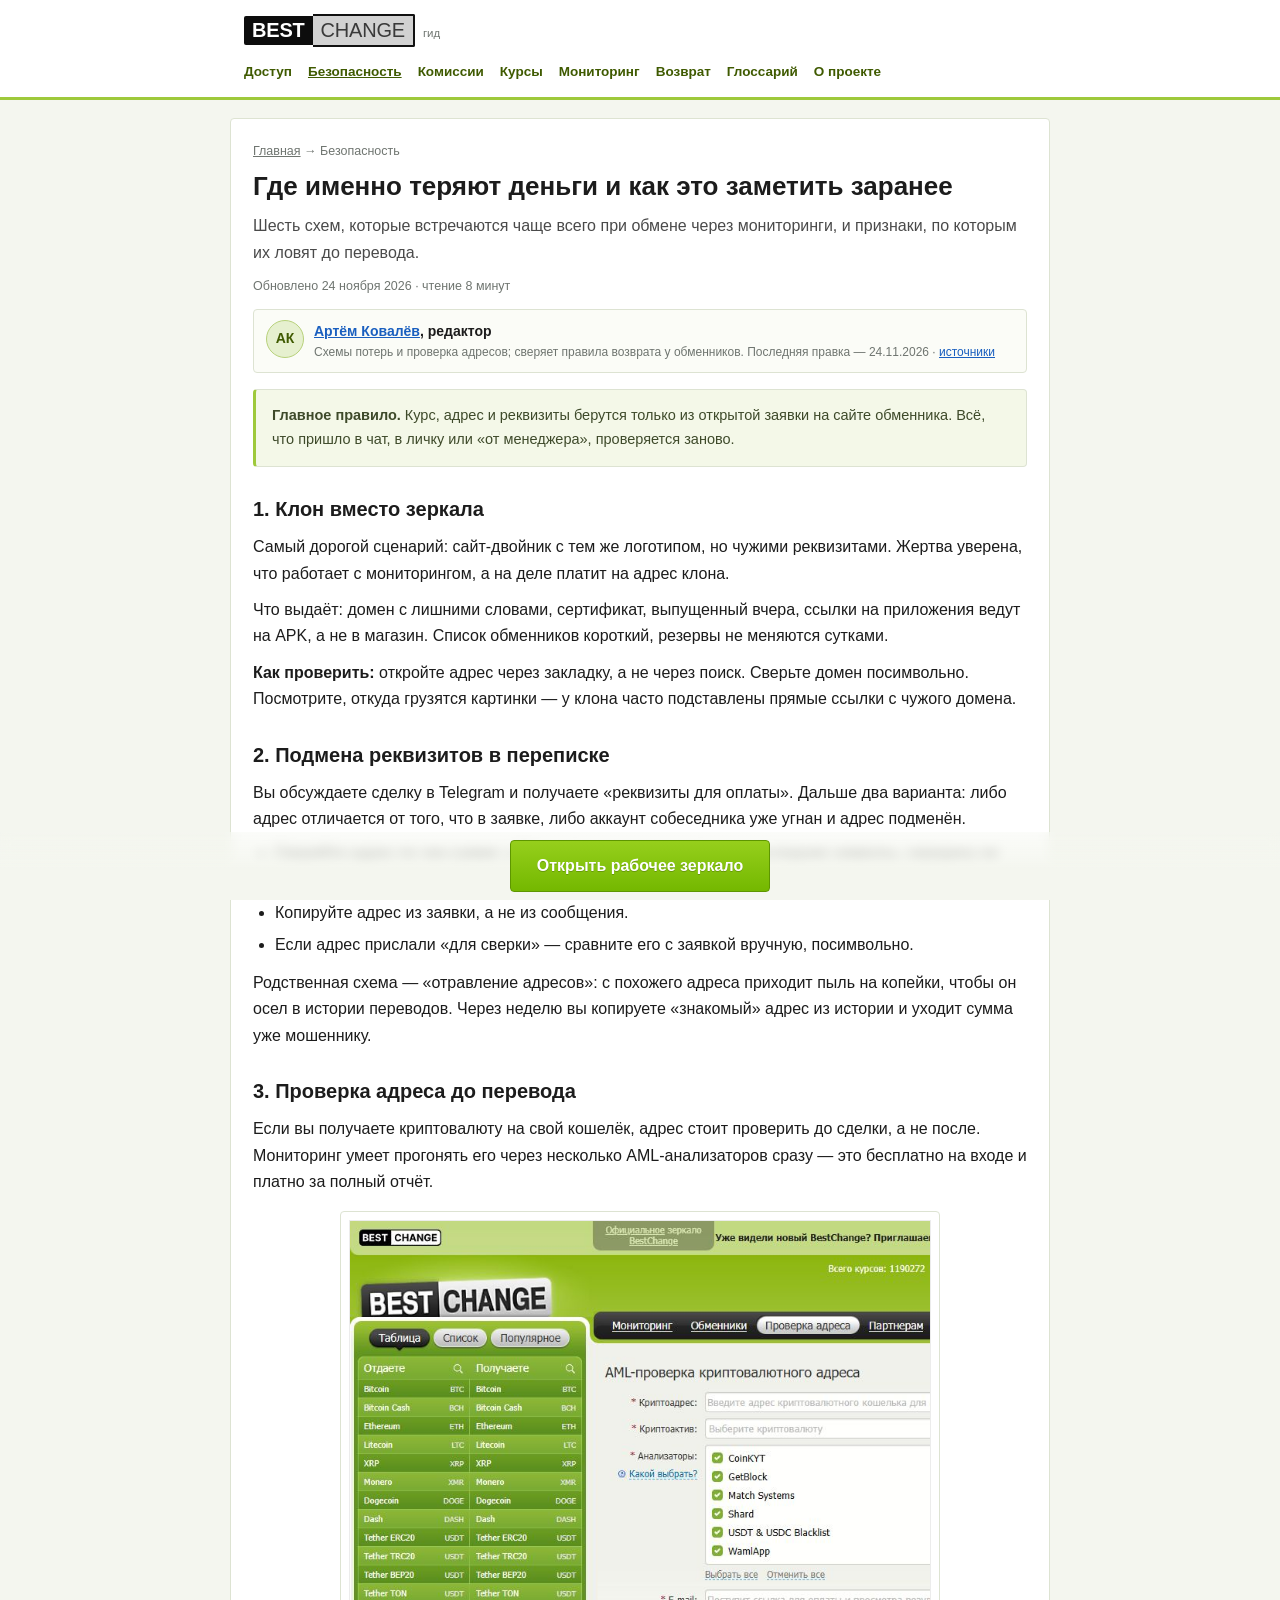
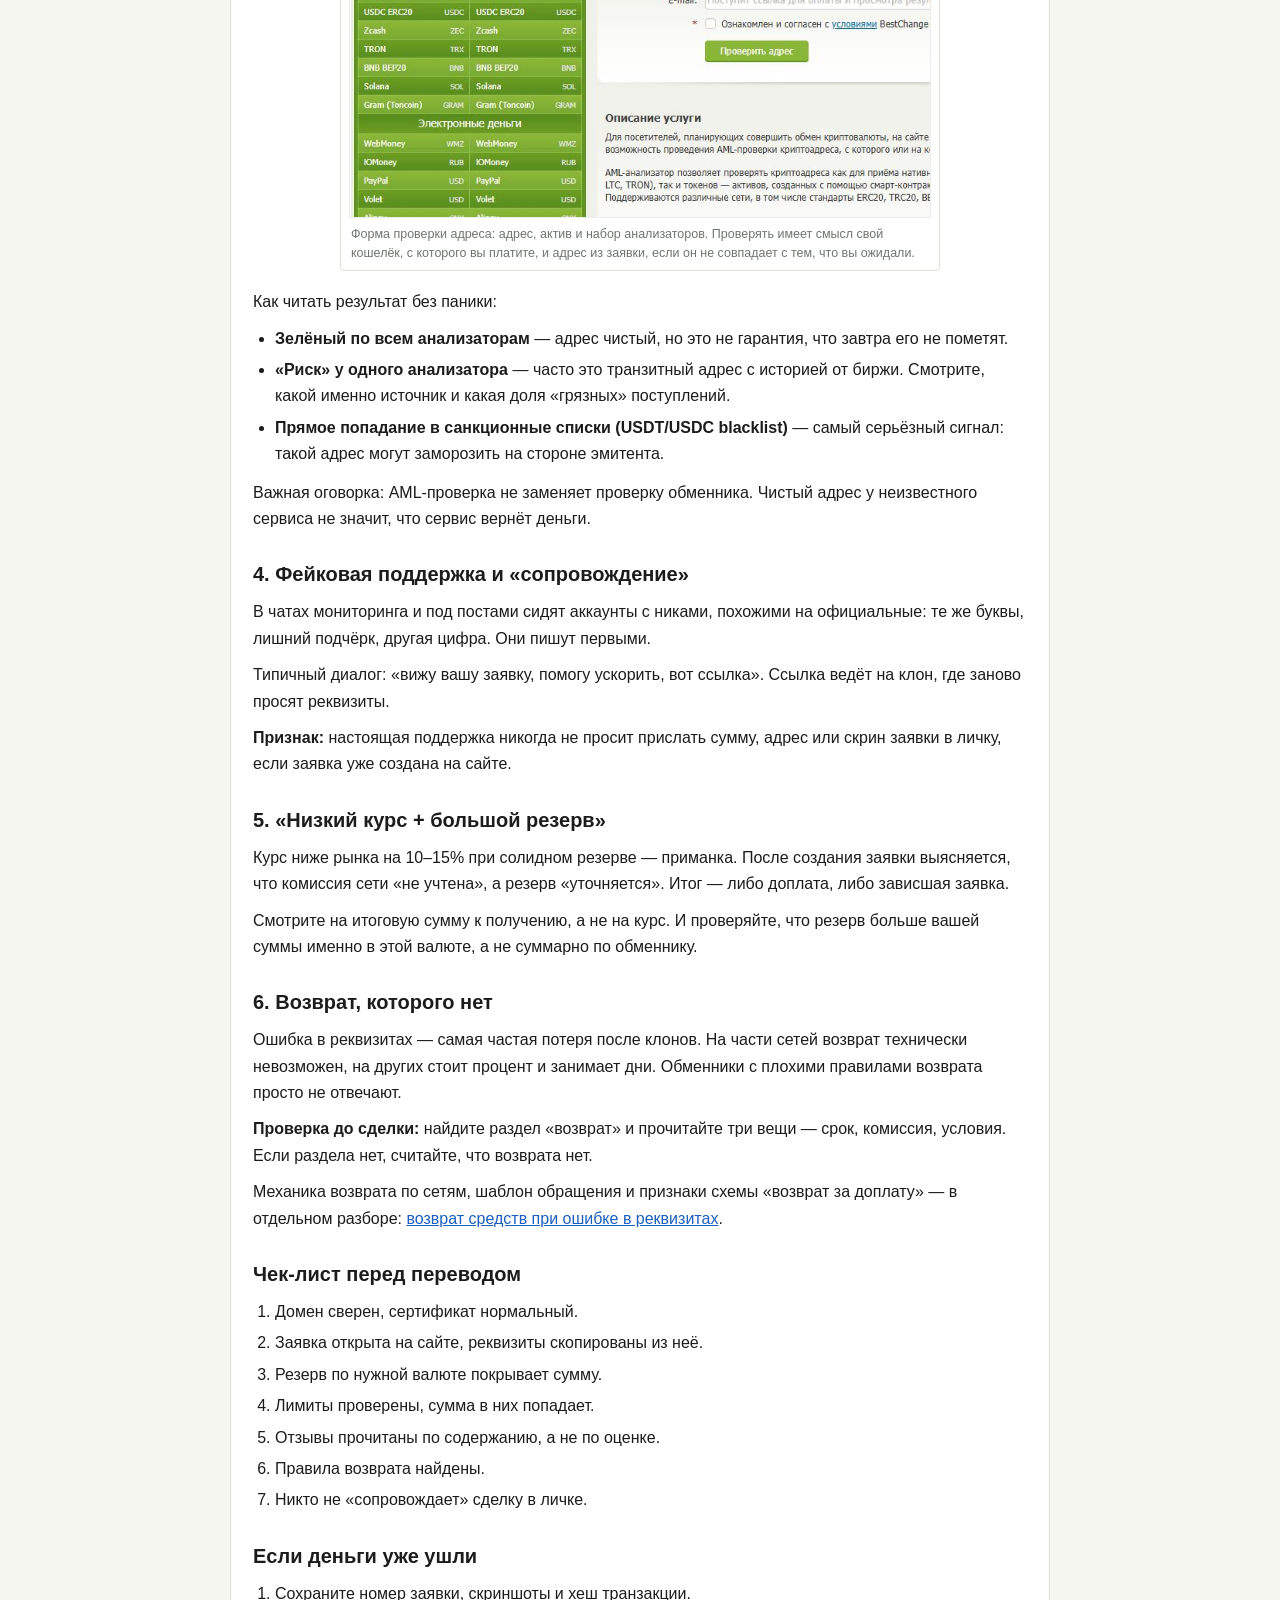
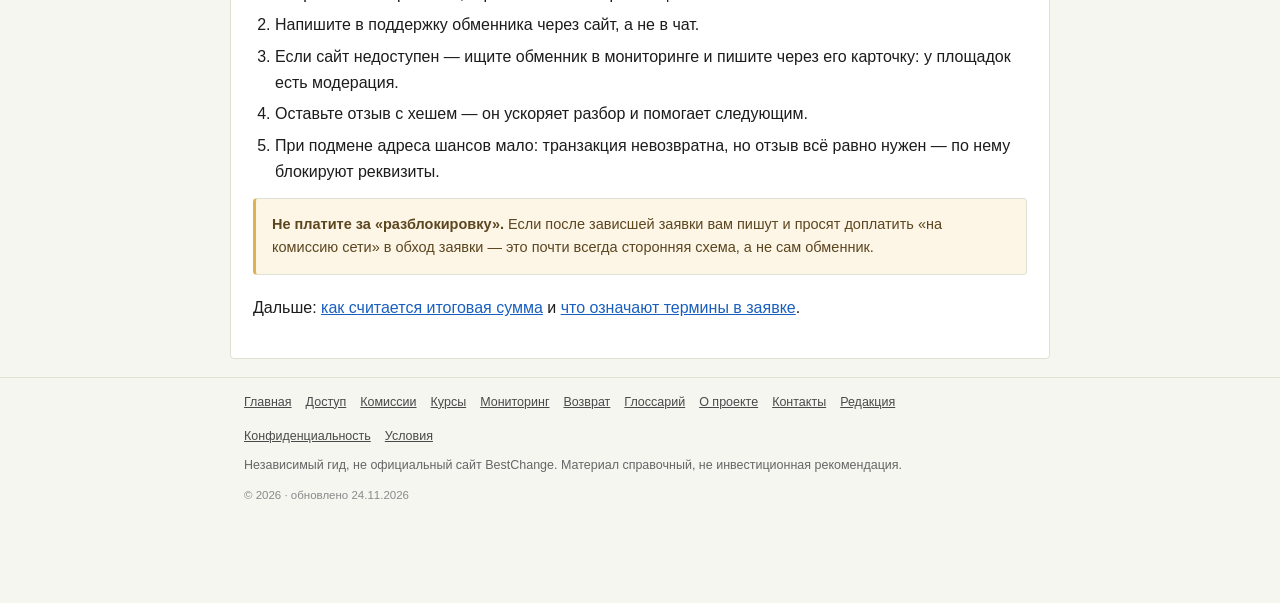
<file: security.html>
<!doctype html>
<html lang="ru">
<head>
<meta charset="utf-8">
<meta name="viewport" content="width=device-width,initial-scale=1">
<title>Безопасность при обмене: клоны, подмена реквизитов, фейковая поддержка</title>
<meta name="description" content="Как отличить клон обменника от настоящего, как подменяют реквизиты, что делают фейковые «помощники» в чатах и по каким признакам проверять обменник перед сделкой.">
<link rel="canonical" href="https://bestchange-rus.github.io/security.html">
<link rel="icon" type="image/x-icon" sizes="16x16" href="/favicon.ico">
<link rel="icon" type="image/png" sizes="400x400" href="/logo-bc.png">
<link rel="apple-touch-icon" href="/logo-bc.png">
<link rel="stylesheet" href="/style.css">
<script type="application/ld+json">
{"@context":"https://schema.org","@type":"Article","headline":"Безопасность при обмене валют","datePublished":"2026-11-20","dateModified":"2026-11-24","inLanguage":"ru","author":{"@type":"Person","name":"Артём Ковалёв","jobTitle":"редактор","url":"https://bestchange-rus.github.io/about.html#author"},"publisher":{"@type":"Organization","@id":"https://bestchange-rus.github.io/#org","name":"Проект-гид BestChange"},"image":["https://bestchange-rus.github.io/shot-aml.jpg"],"mainEntityOfPage":"https://bestchange-rus.github.io/security.html"}
</script>
<script type="application/ld+json">
{"@context":"https://schema.org","@type":"BreadcrumbList","itemListElement":[{"@type":"ListItem","position":1,"name":"Главная","item":"https://bestchange-rus.github.io/"},{"@type":"ListItem","position":2,"name":"Безопасность","item":"https://bestchange-rus.github.io/security.html"}]}
</script>
</head>
<body class="has-sticky">
<header class="site"><div class="wrap">
  <a class="brand" href="/"><b>BEST</b><i>CHANGE</i><span class="tail">гид</span></a>
  <nav class="top">
    <a href="/guide.html">Доступ</a><a href="/security.html" aria-current="page">Безопасность</a>
    <a href="/fees.html">Комиссии</a><a href="/rates.html">Курсы</a><a href="/monitoring.html">Мониторинг</a><a href="/returns.html">Возврат</a><a href="/glossary.html">Глоссарий</a><a href="/about.html">О проекте</a>
  </nav>
</div></header>

<main class="wrap">
<p class="crumbs"><a href="/">Главная</a> → Безопасность</p>
<h1>Где именно теряют деньги и как это заметить заранее</h1>
<p class="lead">Шесть схем, которые встречаются чаще всего при обмене через мониторинги, и признаки, по которым их ловят до перевода.</p>
<p class="meta">Обновлено 24 ноября 2026 · чтение 8 минут</p>

<div class="byline">
  <div class="avatar" aria-hidden="true">АК</div>
  <div>
    <p class="n"><a href="/about.html#author">Артём Ковалёв</a>, редактор</p>
    <p class="m">Схемы потерь и проверка адресов; сверяет правила возврата у обменников. Последняя правка — 24.11.2026 · <a href="/editorial.html">источники</a></p>
  </div>
</div>

<div class="card note"><p style="margin:0"><strong>Главное правило.</strong> Курс, адрес и реквизиты берутся только из открытой заявки на сайте обменника. Всё, что пришло в чат, в личку или «от менеджера», проверяется заново.</p></div>

<h2>1. Клон вместо зеркала</h2>
<p>Самый дорогой сценарий: сайт-двойник с тем же логотипом, но чужими реквизитами. Жертва уверена, что работает с мониторингом, а на деле платит на адрес клона.</p>
<p>Что выдаёт: домен с лишними словами, сертификат, выпущенный вчера, ссылки на приложения ведут на APK, а не в магазин. Список обменников короткий, резервы не меняются сутками.</p>
<p><strong>Как проверить:</strong> откройте адрес через закладку, а не через поиск. Сверьте домен посимвольно. Посмотрите, откуда грузятся картинки — у клона часто подставлены прямые ссылки с чужого домена.</p>

<h2>2. Подмена реквизитов в переписке</h2>
<p>Вы обсуждаете сделку в Telegram и получаете «реквизиты для оплаты». Дальше два варианта: либо адрес отличается от того, что в заявке, либо аккаунт собеседника уже угнан и адрес подменён.</p>
<ul>
<li>Сверяйте адрес по чек-сумме: у Tron-адресов важны первые и последние символы, середину не смотрят — этим и пользуются.</li>
<li>Копируйте адрес из заявки, а не из сообщения.</li>
<li>Если адрес прислали «для сверки» — сравните его с заявкой вручную, посимвольно.</li>
</ul>
<p>Родственная схема — «отравление адресов»: с похожего адреса приходит пыль на копейки, чтобы он осел в истории переводов. Через неделю вы копируете «знакомый» адрес из истории и уходит сумма уже мошеннику.</p>

<h2 id="aml">3. Проверка адреса до перевода</h2>
<p>Если вы получаете криптовалюту на свой кошелёк, адрес стоит проверить до сделки, а не после. Мониторинг умеет прогонять его через несколько AML-анализаторов сразу — это бесплатно на входе и платно за полный отчёт.</p>
<figure class="shot">
  <img src="/shot-aml.jpg" width="752" height="768" loading="lazy" alt="Форма AML-проверки адреса: поле криптоадреса, выбор актива, список анализаторов CoinKyt, GetBlock, Match Systems, Shard, USDT и USDC Blacklist, WamlApp">
  <figcaption>Форма проверки адреса: адрес, актив и набор анализаторов. Проверять имеет смысл свой кошелёк, с которого вы платите, и адрес из заявки, если он не совпадает с тем, что вы ожидали.</figcaption>
</figure>
<p>Как читать результат без паники:</p>
<ul>
<li><strong>Зелёный по всем анализаторам</strong> — адрес чистый, но это не гарантия, что завтра его не пометят.</li>
<li><strong>«Риск» у одного анализатора</strong> — часто это транзитный адрес с историей от биржи. Смотрите, какой именно источник и какая доля «грязных» поступлений.</li>
<li><strong>Прямое попадание в санкционные списки (USDT/USDC blacklist)</strong> — самый серьёзный сигнал: такой адрес могут заморозить на стороне эмитента.</li>
</ul>
<p>Важная оговорка: AML-проверка не заменяет проверку обменника. Чистый адрес у неизвестного сервиса не значит, что сервис вернёт деньги.</p>

<h2>4. Фейковая поддержка и «сопровождение»</h2>
<p>В чатах мониторинга и под постами сидят аккаунты с никами, похожими на официальные: те же буквы, лишний подчёрк, другая цифра. Они пишут первыми.</p>
<p>Типичный диалог: «вижу вашу заявку, помогу ускорить, вот ссылка». Ссылка ведёт на клон, где заново просят реквизиты.</p>
<p><strong>Признак:</strong> настоящая поддержка никогда не просит прислать сумму, адрес или скрин заявки в личку, если заявка уже создана на сайте.</p>

<h2>5. «Низкий курс + большой резерв»</h2>
<p>Курс ниже рынка на 10–15% при солидном резерве — приманка. После создания заявки выясняется, что комиссия сети «не учтена», а резерв «уточняется». Итог — либо доплата, либо зависшая заявка.</p>
<p>Смотрите на итоговую сумму к получению, а не на курс. И проверяйте, что резерв больше вашей суммы именно в этой валюте, а не суммарно по обменнику.</p>

<h2>6. Возврат, которого нет</h2>
<p>Ошибка в реквизитах — самая частая потеря после клонов. На части сетей возврат технически невозможен, на других стоит процент и занимает дни. Обменники с плохими правилами возврата просто не отвечают.</p>
<p><strong>Проверка до сделки:</strong> найдите раздел «возврат» и прочитайте три вещи — срок, комиссия, условия. Если раздела нет, считайте, что возврата нет.</p>
<p>Механика возврата по сетям, шаблон обращения и признаки схемы «возврат за доплату» — в отдельном разборе: <a href="/returns.html">возврат средств при ошибке в реквизитах</a>.</p>

<h2>Чек-лист перед переводом</h2>
<ol>
<li>Домен сверен, сертификат нормальный.</li>
<li>Заявка открыта на сайте, реквизиты скопированы из неё.</li>
<li>Резерв по нужной валюте покрывает сумму.</li>
<li>Лимиты проверены, сумма в них попадает.</li>
<li>Отзывы прочитаны по содержанию, а не по оценке.</li>
<li>Правила возврата найдены.</li>
<li>Никто не «сопровождает» сделку в личке.</li>
</ol>

<h2>Если деньги уже ушли</h2>
<ol>
<li>Сохраните номер заявки, скриншоты и хеш транзакции.</li>
<li>Напишите в поддержку обменника через сайт, а не в чат.</li>
<li>Если сайт недоступен — ищите обменник в мониторинге и пишите через его карточку: у площадок есть модерация.</li>
<li>Оставьте отзыв с хешем — он ускоряет разбор и помогает следующим.</li>
<li>При подмене адреса шансов мало: транзакция невозвратна, но отзыв всё равно нужен — по нему блокируют реквизиты.</li>
</ol>

<div class="card warn"><p style="margin:0"><strong>Не платите за «разблокировку».</strong> Если после зависшей заявки вам пишут и просят доплатить «на комиссию сети» в обход заявки — это почти всегда сторонняя схема, а не сам обменник.</p></div>

<p style="margin-top:20px">Дальше: <a href="/fees.html">как считается итоговая сумма</a> и <a href="/glossary.html">что означают термины в заявке</a>.</p>
</main>

<footer class="site"><div class="wrap">
  <div class="cols"><a href="/">Главная</a><a href="/guide.html">Доступ</a><a href="/fees.html">Комиссии</a><a href="/rates.html">Курсы</a><a href="/monitoring.html">Мониторинг</a><a href="/returns.html">Возврат</a><a href="/glossary.html">Глоссарий</a><a href="/about.html">О проекте</a><a href="/contacts.html">Контакты</a><a href="/editorial.html">Редакция</a><a href="/privacy.html">Конфиденциальность</a><a href="/terms.html">Условия</a></div>
  <p>Независимый гид, не официальный сайт BestChange. Материал справочный, не инвестиционная рекомендация.</p>
  <p class="small">© 2026 · обновлено 24.11.2026</p>
</div></footer>
<div class="sticky"><a class="btn" href="https://www.bestchange.net/" rel="noopener">Открыть рабочее зеркало</a></div>
</body>
</html>
</file>
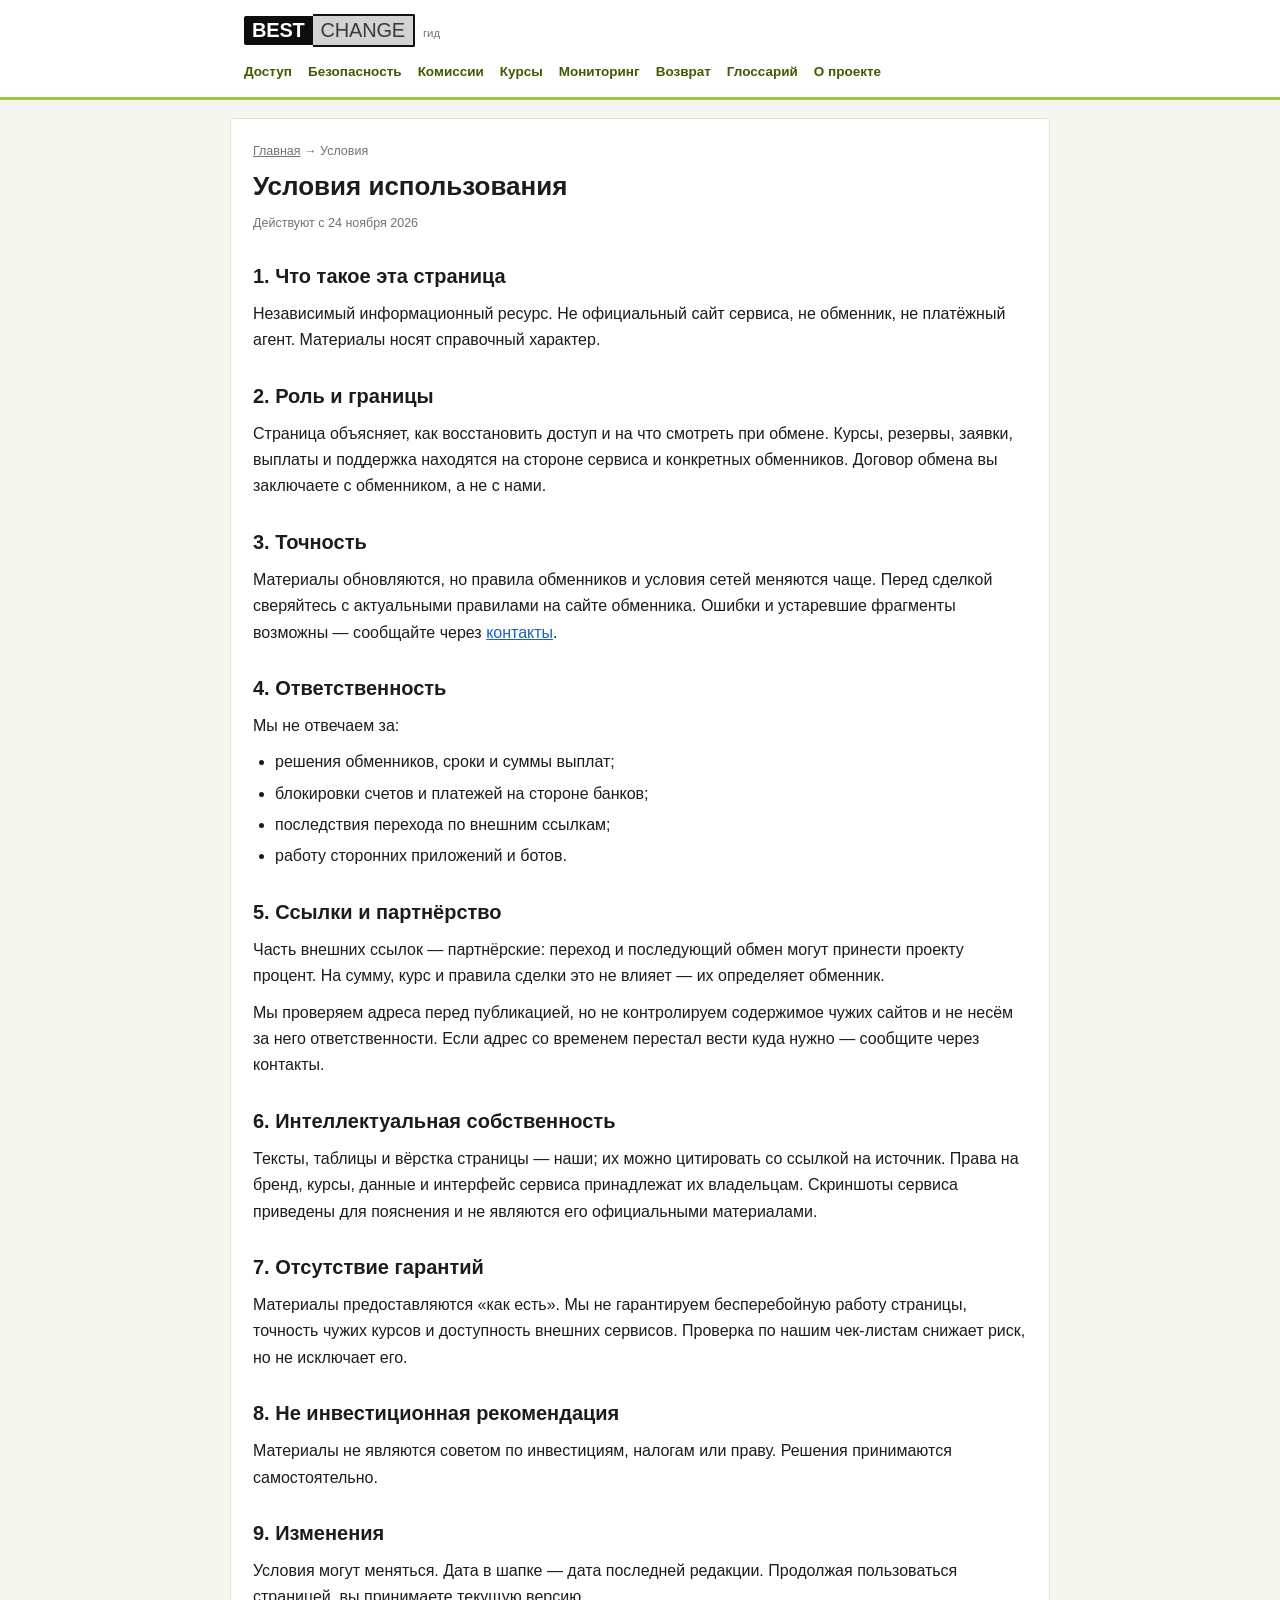
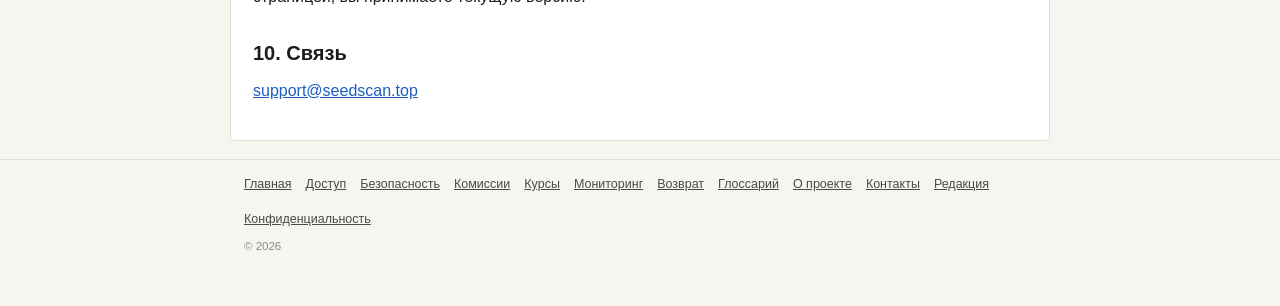
<file: terms.html>
<!doctype html>
<html lang="ru">
<head>
<meta charset="utf-8">
<meta name="viewport" content="width=device-width,initial-scale=1">
<title>Условия использования</title>
<meta name="description" content="Что покрывают материалы страницы, за что она не отвечает, как соотносятся с правилами обменников и сервиса.">
<link rel="canonical" href="https://bestchange-rus.github.io/terms.html">
<link rel="icon" type="image/x-icon" sizes="16x16" href="/favicon.ico">
<link rel="icon" type="image/png" sizes="400x400" href="/logo-bc.png">
<link rel="apple-touch-icon" href="/logo-bc.png">
<link rel="stylesheet" href="/style.css">
</head>
<body>
<header class="site"><div class="wrap">
  <a class="brand" href="/"><b>BEST</b><i>CHANGE</i><span class="tail">гид</span></a>
  <nav class="top">
    <a href="/guide.html">Доступ</a><a href="/security.html">Безопасность</a>
    <a href="/fees.html">Комиссии</a><a href="/rates.html">Курсы</a><a href="/monitoring.html">Мониторинг</a><a href="/returns.html">Возврат</a><a href="/glossary.html">Глоссарий</a><a href="/about.html">О проекте</a>
  </nav>
</div></header>

<main class="wrap">
<p class="crumbs"><a href="/">Главная</a> → Условия</p>
<h1>Условия использования</h1>
<p class="meta">Действуют с 24 ноября 2026</p>

<h2>1. Что такое эта страница</h2>
<p>Независимый информационный ресурс. Не официальный сайт сервиса, не обменник, не платёжный агент. Материалы носят справочный характер.</p>

<h2>2. Роль и границы</h2>
<p>Страница объясняет, как восстановить доступ и на что смотреть при обмене. Курсы, резервы, заявки, выплаты и поддержка находятся на стороне сервиса и конкретных обменников. Договор обмена вы заключаете с обменником, а не с нами.</p>

<h2>3. Точность</h2>
<p>Материалы обновляются, но правила обменников и условия сетей меняются чаще. Перед сделкой сверяйтесь с актуальными правилами на сайте обменника. Ошибки и устаревшие фрагменты возможны — сообщайте через <a href="/contacts.html">контакты</a>.</p>

<h2>4. Ответственность</h2>
<p>Мы не отвечаем за:</p>
<ul>
<li>решения обменников, сроки и суммы выплат;</li>
<li>блокировки счетов и платежей на стороне банков;</li>
<li>последствия перехода по внешним ссылкам;</li>
<li>работу сторонних приложений и ботов.</li>
</ul>

<h2>5. Ссылки и партнёрство</h2>
<p>Часть внешних ссылок — партнёрские: переход и последующий обмен могут принести проекту процент. На сумму, курс и правила сделки это не влияет — их определяет обменник.</p>
<p>Мы проверяем адреса перед публикацией, но не контролируем содержимое чужих сайтов и не несём за него ответственности. Если адрес со временем перестал вести куда нужно — сообщите через контакты.</p>

<h2>6. Интеллектуальная собственность</h2>
<p>Тексты, таблицы и вёрстка страницы — наши; их можно цитировать со ссылкой на источник. Права на бренд, курсы, данные и интерфейс сервиса принадлежат их владельцам. Скриншоты сервиса приведены для пояснения и не являются его официальными материалами.</p>

<h2>7. Отсутствие гарантий</h2>
<p>Материалы предоставляются «как есть». Мы не гарантируем бесперебойную работу страницы, точность чужих курсов и доступность внешних сервисов. Проверка по нашим чек-листам снижает риск, но не исключает его.</p>

<h2>8. Не инвестиционная рекомендация</h2>
<p>Материалы не являются советом по инвестициям, налогам или праву. Решения принимаются самостоятельно.</p>

<h2>9. Изменения</h2>
<p>Условия могут меняться. Дата в шапке — дата последней редакции. Продолжая пользоваться страницей, вы принимаете текущую версию.</p>

<h2>10. Связь</h2>
<p><a href="mailto:support@seedscan.top">support@seedscan.top</a></p>
</main>

<footer class="site"><div class="wrap">
  <div class="cols"><a href="/">Главная</a><a href="/guide.html">Доступ</a><a href="/security.html">Безопасность</a><a href="/fees.html">Комиссии</a><a href="/rates.html">Курсы</a><a href="/monitoring.html">Мониторинг</a><a href="/returns.html">Возврат</a><a href="/glossary.html">Глоссарий</a><a href="/about.html">О проекте</a><a href="/contacts.html">Контакты</a><a href="/editorial.html">Редакция</a><a href="/privacy.html">Конфиденциальность</a></div>
  <p class="small">© 2026</p>
</div></footer>
</body>
</html>
</file>
<file: style.css>
* { box-sizing: border-box; }

:root {
  --bg: #f4f6ef;
  --panel: #ffffff;
  --txt: #1c1c1c;
  --muted: #6f7570;
  --line: #dde3d2;
  --olive: #3f5a00;
  --green: #74b800;
  --green-dark: #5e9600;
  --soft: #f4f8e8;
  --warn-bg: #fdf6e6;
  --warn-line: #e0b154;
  --acc-link: #1a5fbf;
}

body {
  margin: 0;
  background: var(--bg);
  color: var(--txt);
  font-family: Arial, Helvetica, "Segoe UI", sans-serif;
  font-size: 16px;
  line-height: 1.65;
  padding: 0 0 40px;
}

a { color: var(--acc-link); }

.wrap { max-width: 820px; margin: 0 auto; padding: 0 14px; }

/* шапка */
header.site {
  background: #fff;
  border-bottom: 3px solid #9ec93b;
  margin-bottom: 18px;
}

header.site .wrap {
  display: flex;
  align-items: center;
  justify-content: space-between;
  gap: 14px;
  flex-wrap: wrap;
  padding: 14px 14px;
}

.brand {
  display: inline-flex;
  align-items: baseline;
  gap: 0;
  text-decoration: none;
  font-family: "Arial Black", "Segoe UI", Impact, sans-serif;
  font-size: 20px;
  line-height: 1;
  letter-spacing: -.2px;
  color: #0d0d0d;
  user-select: none;
}

.brand b {
  background: #0d0d0d;
  color: #fff;
  padding: 4px 8px 5px;
  font-weight: 900;
  border-radius: 2px 0 0 2px;
}

.brand i {
  background: #d2d2d2;
  color: #3a3a3a;
  padding: 4px 8px 5px;
  border: 2px solid #111;
  border-left: 0;
  border-radius: 0 2px 2px 0;
  font-style: normal;
  margin-left: 0;
}

.brand span.tail {
  font-family: Arial, sans-serif;
  font-size: 11.5px;
  color: #6f7570;
  margin-left: 8px;
  letter-spacing: 0;
}

nav.top {
  display: flex;
  gap: 16px;
  flex-wrap: wrap;
  font-size: 13.5px;
}

nav.top a { color: var(--olive); text-decoration: none; font-weight: 700; }
nav.top a:hover { text-decoration: underline; }
nav.top a[aria-current="page"] { font-weight: 700; text-decoration: underline; }

/* карточка контента */
main.wrap {
  background: var(--panel);
  border: 1px solid var(--line);
  border-radius: 4px;
  padding: 22px 22px 26px;
}

.crumbs { font-size: 12.5px; color: var(--muted); margin: 0 0 8px; }
.crumbs a { color: var(--muted); }

h1 { font-size: 26px; line-height: 1.28; margin: 0 0 10px; }
.lead { margin: 0 0 6px; color: #4a4a4a; }
.meta { margin: 10px 0 0; font-size: 12.5px; color: var(--muted); }

h2 { font-size: 20px; margin: 26px 0 8px; }
h2:first-child { margin-top: 0; }
h3 { font-size: 16px; margin: 16px 0 4px; }

p { margin: 0 0 10px; }
ul, ol { margin: 0 0 12px; padding-left: 22px; }
li { margin: 0 0 5px; }

hr { border: 0; border-top: 1px solid var(--line); margin: 22px 0; }

/* оглавление */
.toc {
  background: var(--soft);
  border-left: 3px solid #9ec93b;
  padding: 12px 16px;
  margin: 16px 0 20px;
  font-size: 14.5px;
}

.toc strong { display: block; margin-bottom: 4px; color: var(--olive); }
.toc ol { margin: 0; padding-left: 20px; }

/* кнопки */
.btn {
  display: inline-block;
  margin: 6px 0 4px;
  padding: 11px 22px;
  background: linear-gradient(180deg, #96cf1c, #74b800);
  border: 1px solid var(--green-dark);
  border-radius: 4px;
  color: #fff;
  font-weight: 700;
  text-decoration: none;
  text-shadow: 0 1px 0 rgba(0, 0, 0, .2);
}

.btn:hover { background: linear-gradient(180deg, #a6e024, #83cc00); }

/* блоки-заметки */
.card {
  background: #fbfcf7;
  border: 1px solid var(--line);
  border-radius: 4px;
  padding: 14px 16px;
  margin: 0 0 12px;
}

.card h3 { margin-top: 0; }

.card.note {
  background: var(--soft);
  border-left: 3px solid #9ec93b;
  font-size: 14.5px;
  color: #3e4a2a;
}

.card.warn {
  background: var(--warn-bg);
  border-left: 3px solid var(--warn-line);
  font-size: 14.5px;
  color: #5b4620;
}

/* сетка */
.grid {
  display: grid;
  grid-template-columns: repeat(auto-fit, minmax(230px, 1fr));
  gap: 12px;
  margin: 14px 0;
}

.grid .card { margin: 0; }

.tag {
  display: inline-block;
  font-size: 11px;
  padding: 2px 7px;
  border: 1px solid #9ec93b;
  border-radius: 3px;
  background: var(--soft);
  color: var(--olive);
  margin-bottom: 6px;
}

.tag.warn { border-color: var(--warn-line); background: var(--warn-bg); color: #7a5a12; }

/* таблицы */
table {
  width: 100%;
  border-collapse: collapse;
  margin: 14px 0 18px;
  font-size: 14.5px;
}

th, td {
  border: 1px solid var(--line);
  padding: 8px 10px;
  text-align: left;
  vertical-align: top;
}

thead th { background: #eef3e0; color: var(--olive); font-weight: 700; }
tbody tr:nth-child(even) td { background: #fafbf5; }

/* глоссарий */
dl { margin: 0 0 16px; }
dt { margin: 14px 0 2px; }
dd { margin: 0; padding-left: 0; color: #3d3d3d; }

/* автор, иллюстрации, журнал проверок */
.byline {
  display: flex;
  gap: 10px;
  align-items: flex-start;
  border: 1px solid var(--line);
  background: #fbfcf7;
  border-radius: 4px;
  padding: 10px 12px;
  margin: 12px 0 16px;
}

.byline .avatar {
  flex: 0 0 38px;
  width: 38px;
  height: 38px;
  border-radius: 50%;
  background: #e6f0cf;
  border: 1px solid #b7d17a;
  color: var(--olive);
  font-weight: 700;
  font-size: 14px;
  display: flex;
  align-items: center;
  justify-content: center;
}

.byline p { margin: 0; }
.byline .n { font-weight: 700; font-size: 14px; }
.byline .m { color: var(--muted); font-size: 12px; }

figure.shot {
  margin: 16px auto 18px;
  max-width: 600px;
  border: 1px solid var(--line);
  background: #fff;
  padding: 8px;
  border-radius: 4px;
}

figure.shot img { display: block; width: 100%; height: auto; border: 1px solid #ececec; }
figure.shot figcaption { font-size: 12.5px; color: var(--muted); padding: 7px 2px 0; line-height: 1.5; }

table.log td:first-child { white-space: nowrap; }
.ok { color: #2f7a12; font-weight: 700; }
.bad { color: #a3470f; font-weight: 700; }

.disclosure {
  border: 1px dashed var(--warn-line);
  background: var(--warn-bg);
  padding: 10px 12px;
  font-size: 12.5px;
  color: #5b4620;
  border-radius: 4px;
  margin: 14px 0;
}

.faq-note { font-size: 12.5px; color: var(--muted); margin-top: -2px; }

/* FAQ */
details {
  border: 1px solid var(--line);
  border-radius: 4px;
  background: #fbfcf7;
  margin: 0 0 8px;
}

summary {
  cursor: pointer;
  padding: 11px 14px;
  font-weight: 700;
  font-size: 15px;
  list-style: none;
  color: var(--txt);
}

summary::-webkit-details-marker { display: none; }
summary::after { content: "+"; float: right; color: var(--green); font-weight: 700; }
details[open] summary::after { content: "\2013"; }

details > p { padding: 0 14px 12px; margin: 0; font-size: 14.5px; color: #444; }

/* подвал */
footer.site {
  margin-top: 18px;
  padding-top: 14px;
  border-top: 1px solid var(--line);
  font-size: 12.5px;
  color: #666;
}

footer.site .cols {
  display: flex;
  gap: 14px;
  flex-wrap: wrap;
  margin-bottom: 8px;
}

footer.site a { color: #4a4a4a; }
footer.site .small { font-size: 11.5px; color: #8a8a8a; }

.small { font-size: 13px; }
.muted { color: var(--muted); }

/* липкая кнопка */
.sticky {
  position: fixed;
  left: 0;
  right: 0;
  bottom: 0;
  z-index: 9;
  padding: 8px 12px calc(8px + env(safe-area-inset-bottom));
  background: linear-gradient(180deg, rgba(244, 246, 239, .35), #f4f6ef 55%);
  backdrop-filter: blur(6px);
  text-align: center;
}

.sticky .btn { margin: 0; padding: 12px 26px; }

body.has-sticky { padding-bottom: 88px; }

@media (max-width: 620px) {
  h1 { font-size: 21px; }
  main.wrap { padding: 18px 14px 22px; }
  nav.top { font-size: 13px; gap: 12px; }
  header.site .wrap { padding: 12px 14px; gap: 10px; }
  th, td { padding: 6px 8px; font-size: 13.5px; }
}
</file>
